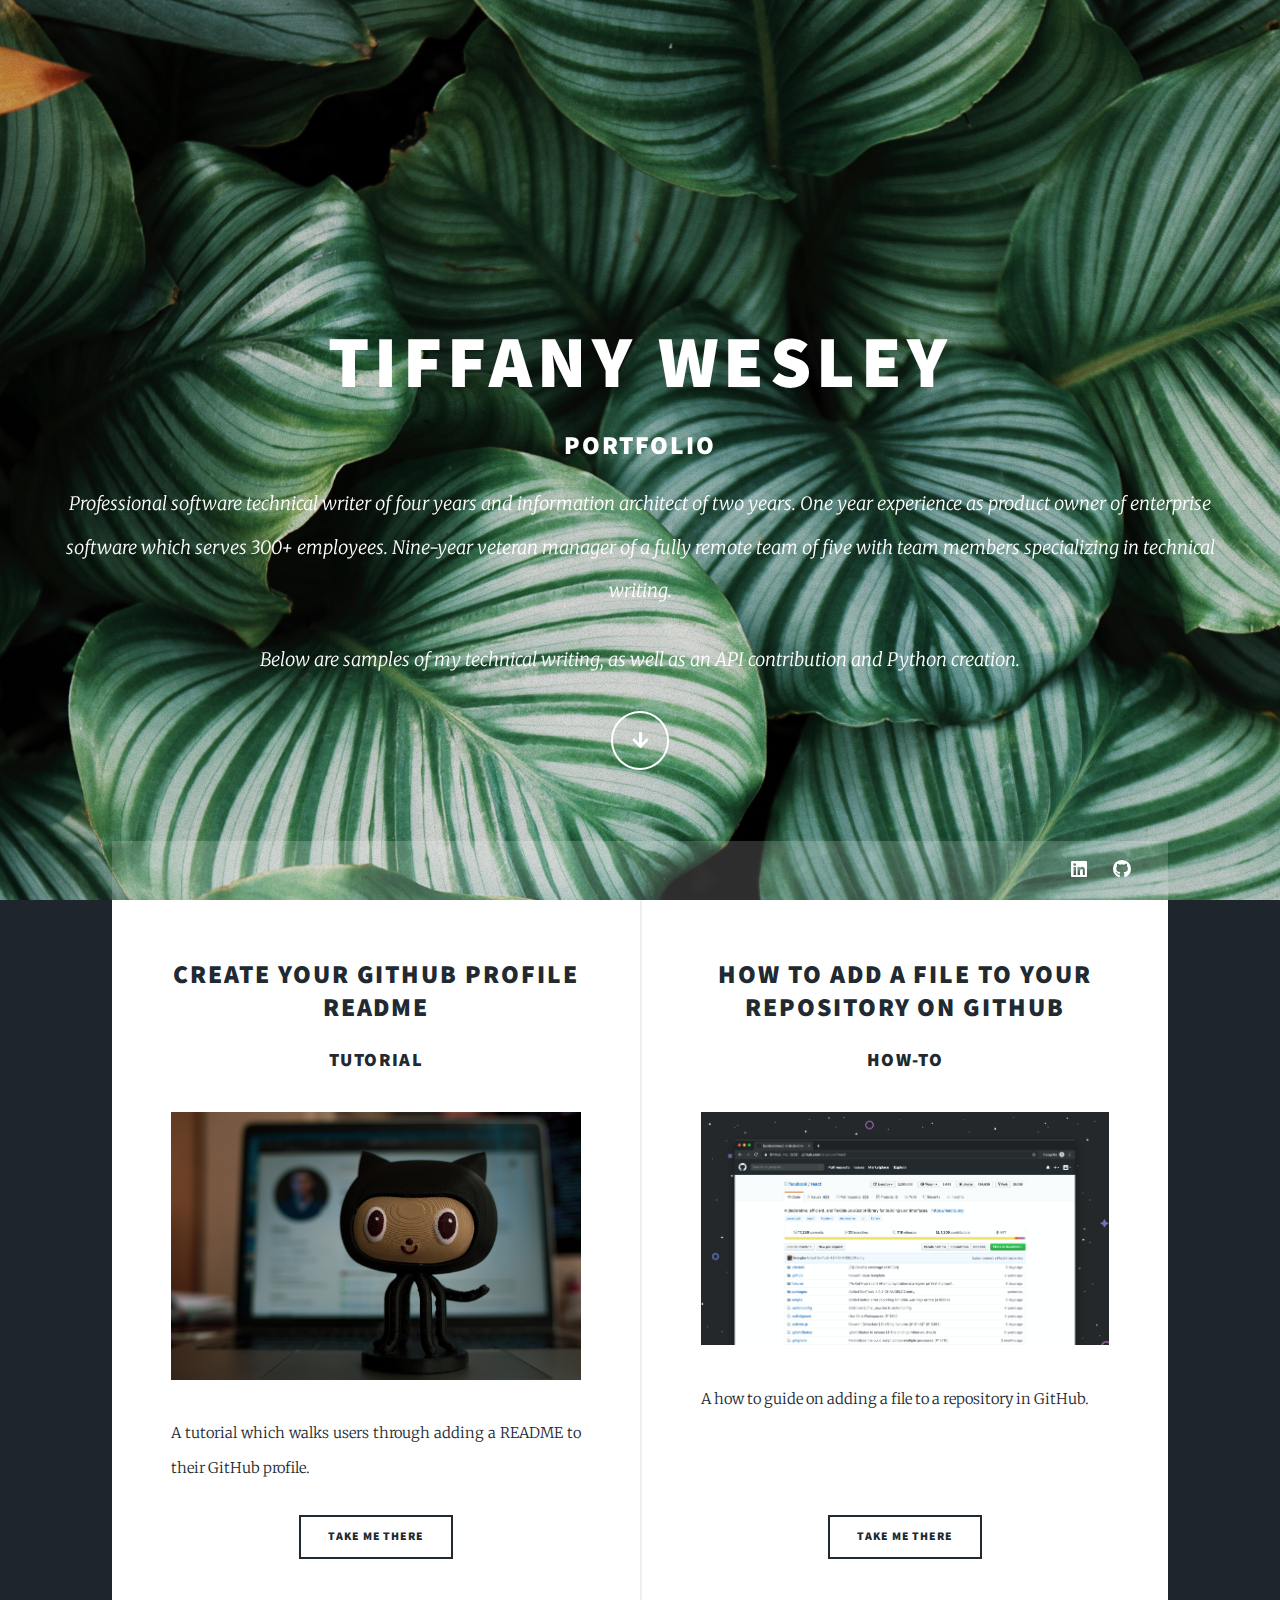
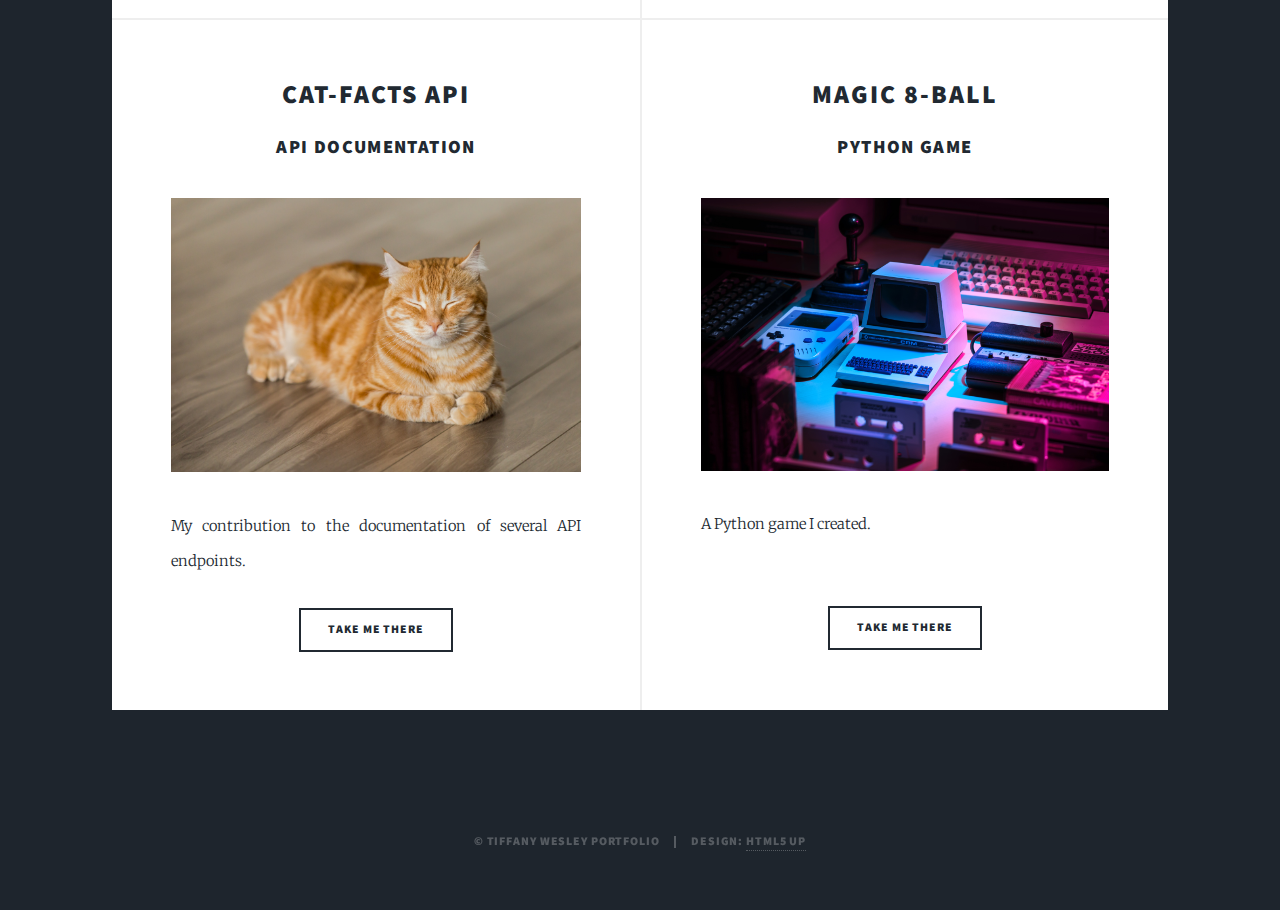
<file: index.html>
<!DOCTYPE HTML>
<!--
	Massively by HTML5 UP
	html5up.net | @ajlkn
	Free for personal and commercial use under the CCA 3.0 license (html5up.net/license)
-->
<html>
	<head>
		<title>Tiffany Wesley's Portfolio</title>
		<meta charset="utf-8" />
		<meta name="viewport" content="width=device-width, initial-scale=1, user-scalable=no" />
		<link rel="stylesheet" href="assets/css/main.css" />
		<noscript><link rel="stylesheet" href="assets/css/noscript.css" /></noscript>
	</head>
	<body class="is-preload">

		<!-- Wrapper -->
			<div id="wrapper" class="fade-in">
				<!-- Intro -->
					<div id="intro">
						<h1>Tiffany Wesley</h1>
						<h2>Portfolio</h2>
						<p>Professional software technical writer of four years and information architect of two years. One year experience as product owner of enterprise software which serves 300+ employees. Nine-year veteran manager of a fully remote team of five with team members specializing in technical writing.</p>
						<p>Below are samples of my technical writing, as well as an API contribution and Python creation.</p>
						<ul class="actions">
							<li><a href="#headere" class="button icon solid solo fa-arrow-down scrolly">Continue</a></li>
						</ul>
					</div>

				<!-- Header 
					<header id="header">
						<a href="examples.html" class="logo">Go to writing samples</a> 
					</header> -->

				<!-- Nav -->
					<nav id="nav">
						<ul class="links">
							<!-- <li class="active"><a href="index.html">Home</a></li>
							<li><a href="examples.html">Writing Samples</a></li>
							<li><a href="elements.html">Elements</a></li> -->
						</ul> 
						<ul class="icons">
							<li><a href="https://linkedin.com/in/tiffanymwesley" class="icon brands fa-linkedin"><span class="label">LinkedIn</span></a></li>
							<li><a href="https://github.com/TMWesley" class="icon brands fa-github"><span class="label">GitHub</span></a></li>
						</ul>
					</nav>

				<!-- Main -->
					<div id="main">

						<!-- Featured Post 
							<article class="post featured">
								<header class="major">
									<h2><a href="#">Table of contents</a></h2>
									<p>
										Below are links to writing samples which showcase my technical writing abilities, as well as an API contribution and sample code creation.
									</p>
								</header>
								<a href="#" class="image main"><img src="images/pic01.jpg" alt="TOC image" /></a>
								<ul class="actions special">
									<li><a href="#" class="button large">Go back to top</a></li>
								</ul>
							</article> -->

						<!-- Posts -->
							<section class="posts">
								<article>
									<header>
										<h2><a href="example1.html#Tutorial">Create your GitHub profile README</a></h2>
										<h3>Tutorial</h3>
									</header>
									<a href="example1.html" class="image fit"><img src="images/pic02.jpg" alt="GitHub mascot and profile" /></a>
									<p>A tutorial which walks users through adding a README to their GitHub profile.</p>
									<ul class="actions special">
										<li><a href="example1.html#Tutorial"  class="button">Take me there</a></li>
									</ul>
								</article>
								<article>
									<header>
										<h2><a href="example2.html#How-to">How to add a file to your repository on GitHub</a></h2>
										<h3>How-to</h3>
									</header>
									<a href="#" class="image fit"><img src="images/pic03.jpg" alt="GitHub repository" /></a>
									<p>A how to guide on adding a file to a repository in GitHub.</p>
								</br>
								</br>
									<ul class="actions special">
										<li><a href="example2.html#How-to" class="button">Take me there</a></li>
									</ul>
								</article>
								<article>
									<header>
										<h2><a href="https://github.com/alexwohlbruck/cat-facts/pull/157">cat-facts API</a></h2>
										<h3>API Documentation</h3>
									</header>
									<a href="https://github.com/alexwohlbruck/cat-facts/pull/15/files7" class="image fit"><img src="images/pic04.jpg" alt="Curious cat" /></a>
									<p>My contribution to the documentation of several API endpoints.</p>

									<ul class="actions special">
										<li><a href="https://github.com/alexwohlbruck/cat-facts/pull/157/files" class="button">Take me there</a></li>
									</ul>
								</article>
								<article>
									<header>
										<h2><a href="https://github.com/TMWesley/magic-8-ball/blob/master/Magic%208-ball">Magic 8-ball</a></h2>
										<h3>Python game</h3>
									</header>
									<a href="https://github.com/TMWesley/magic-8-ball/blob/master/Magic%208-ball" class="image fit"><img src="images/pic05.jpg" alt="8-ball" /></a>
									<p>A Python game I created.</p>
									</br>
									<ul class="actions special">
										<li><a href="https://github.com/TMWesley/magic-8-ball/blob/master/Magic%208-ball" class="button">Take me there</a></li>
									</ul>
								</article>
							</section>
						</div>

					</br></p>
			</section>

	</div>
				<!-- Copyright -->
					<div id="copyright">
						<ul><li>&copy; Tiffany Wesley Portfolio</li><li>Design: <a href="https://html5up.net">HTML5 UP</a></li></ul>
					</div>

			</div>

		<!-- Scripts -->
			<script src="assets/js/jquery.min.js"></script>
			<script src="assets/js/jquery.scrollex.min.js"></script>
			<script src="assets/js/jquery.scrolly.min.js"></script>
			<script src="assets/js/browser.min.js"></script>
			<script src="assets/js/breakpoints.min.js"></script>
			<script src="assets/js/util.js"></script>
			<script src="assets/js/main.js"></script>

	</body>
</html>
</file>
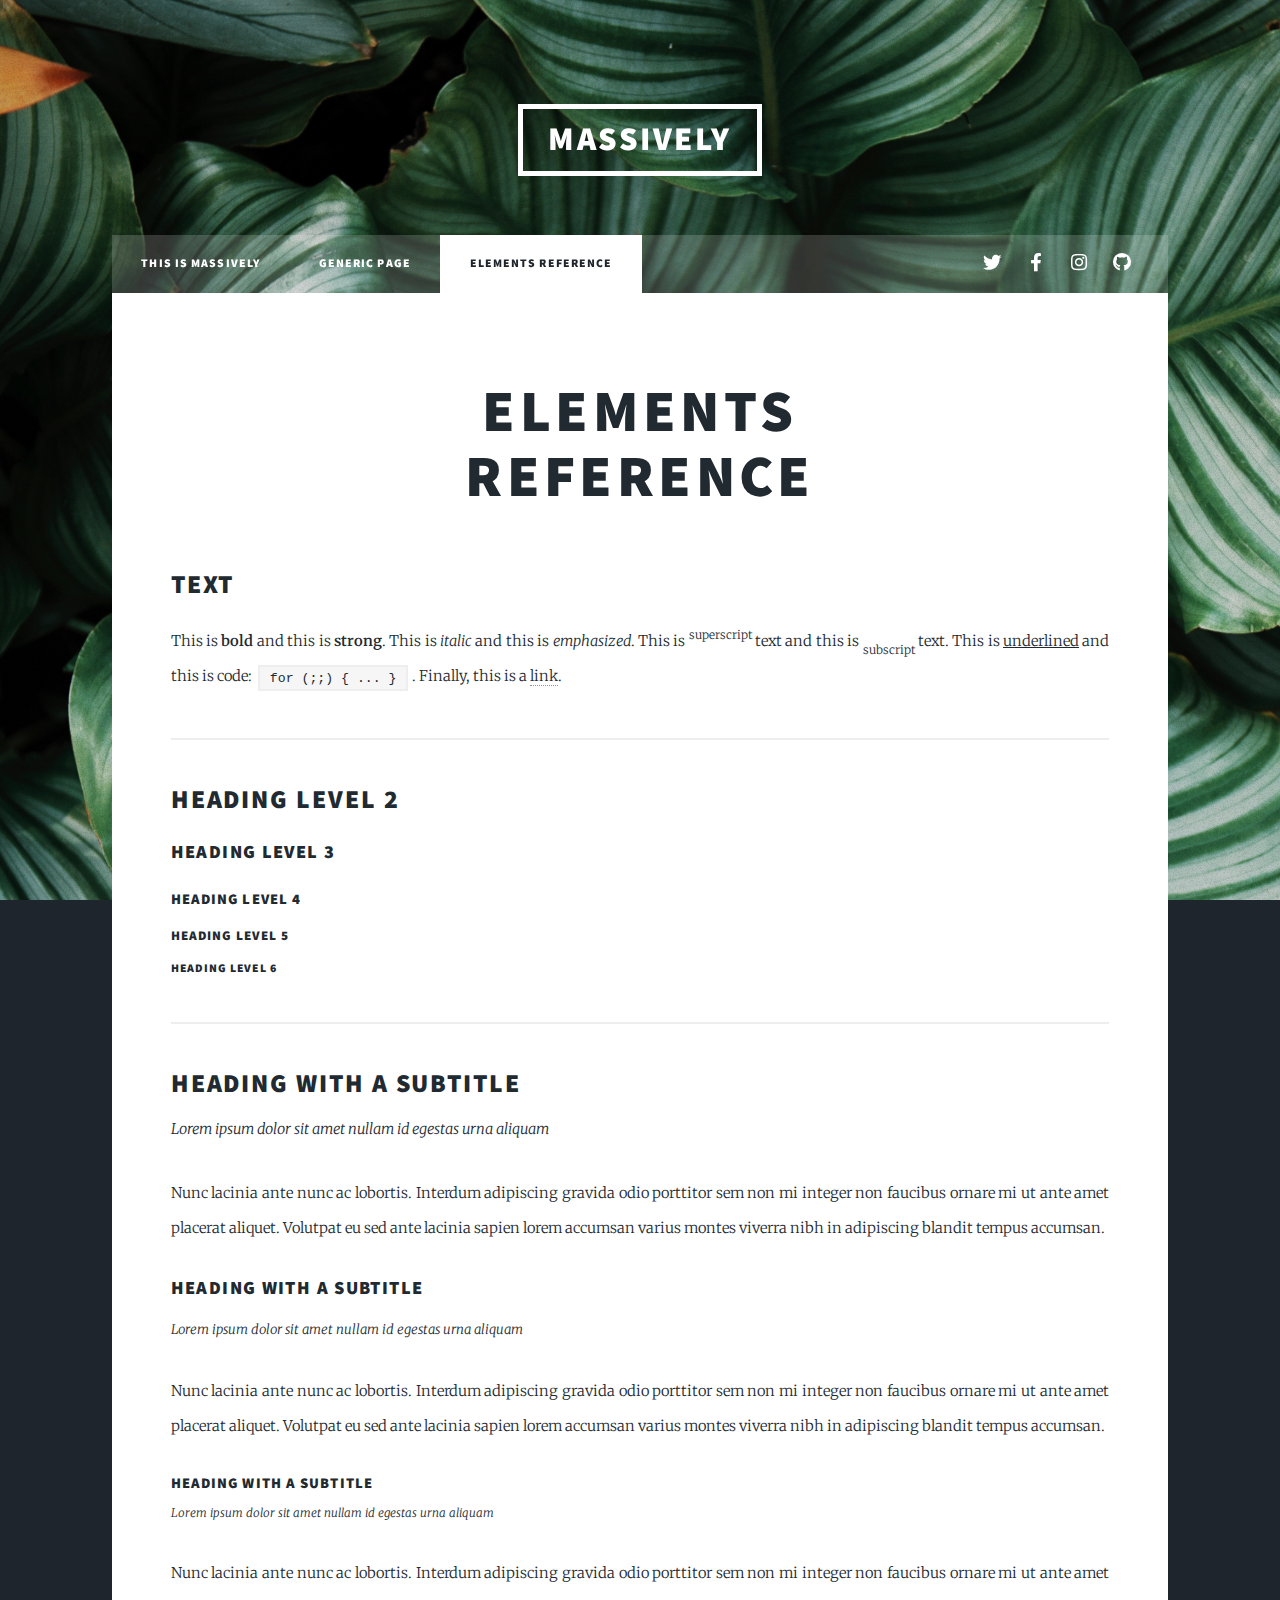
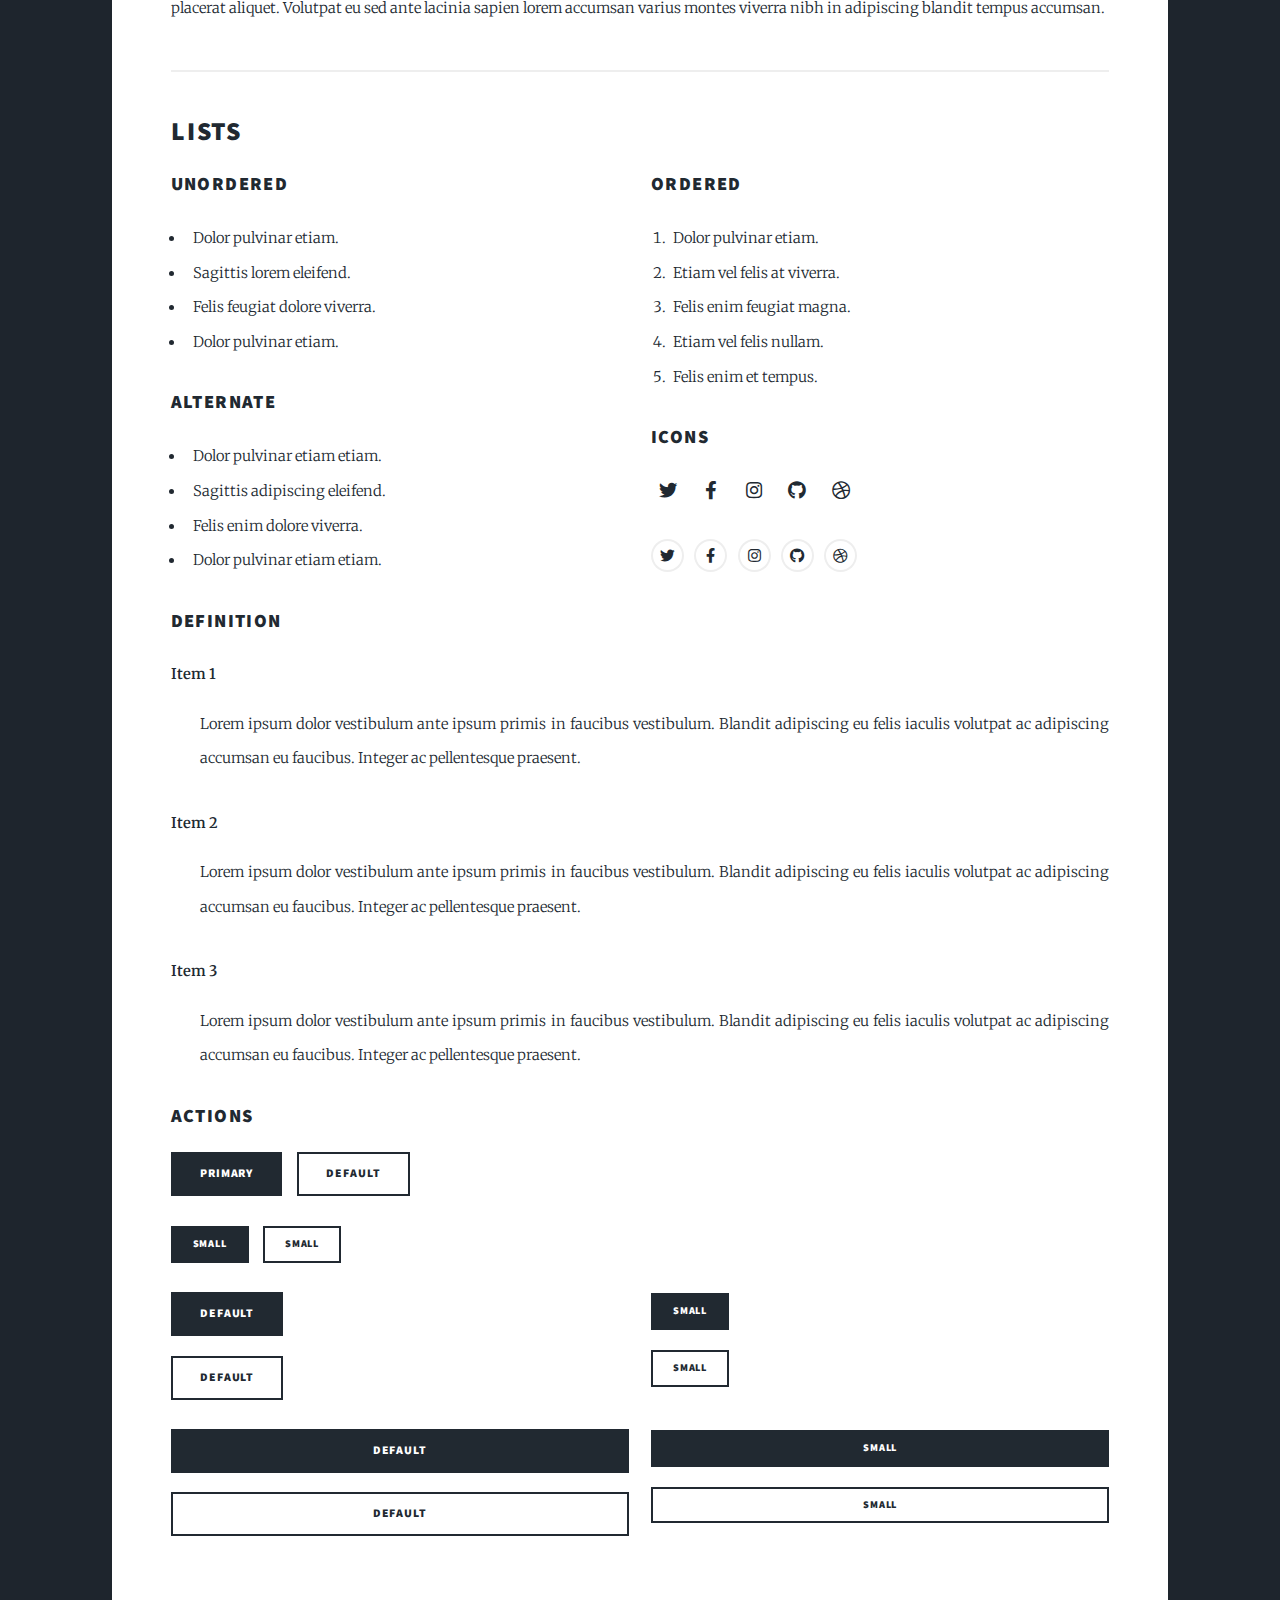
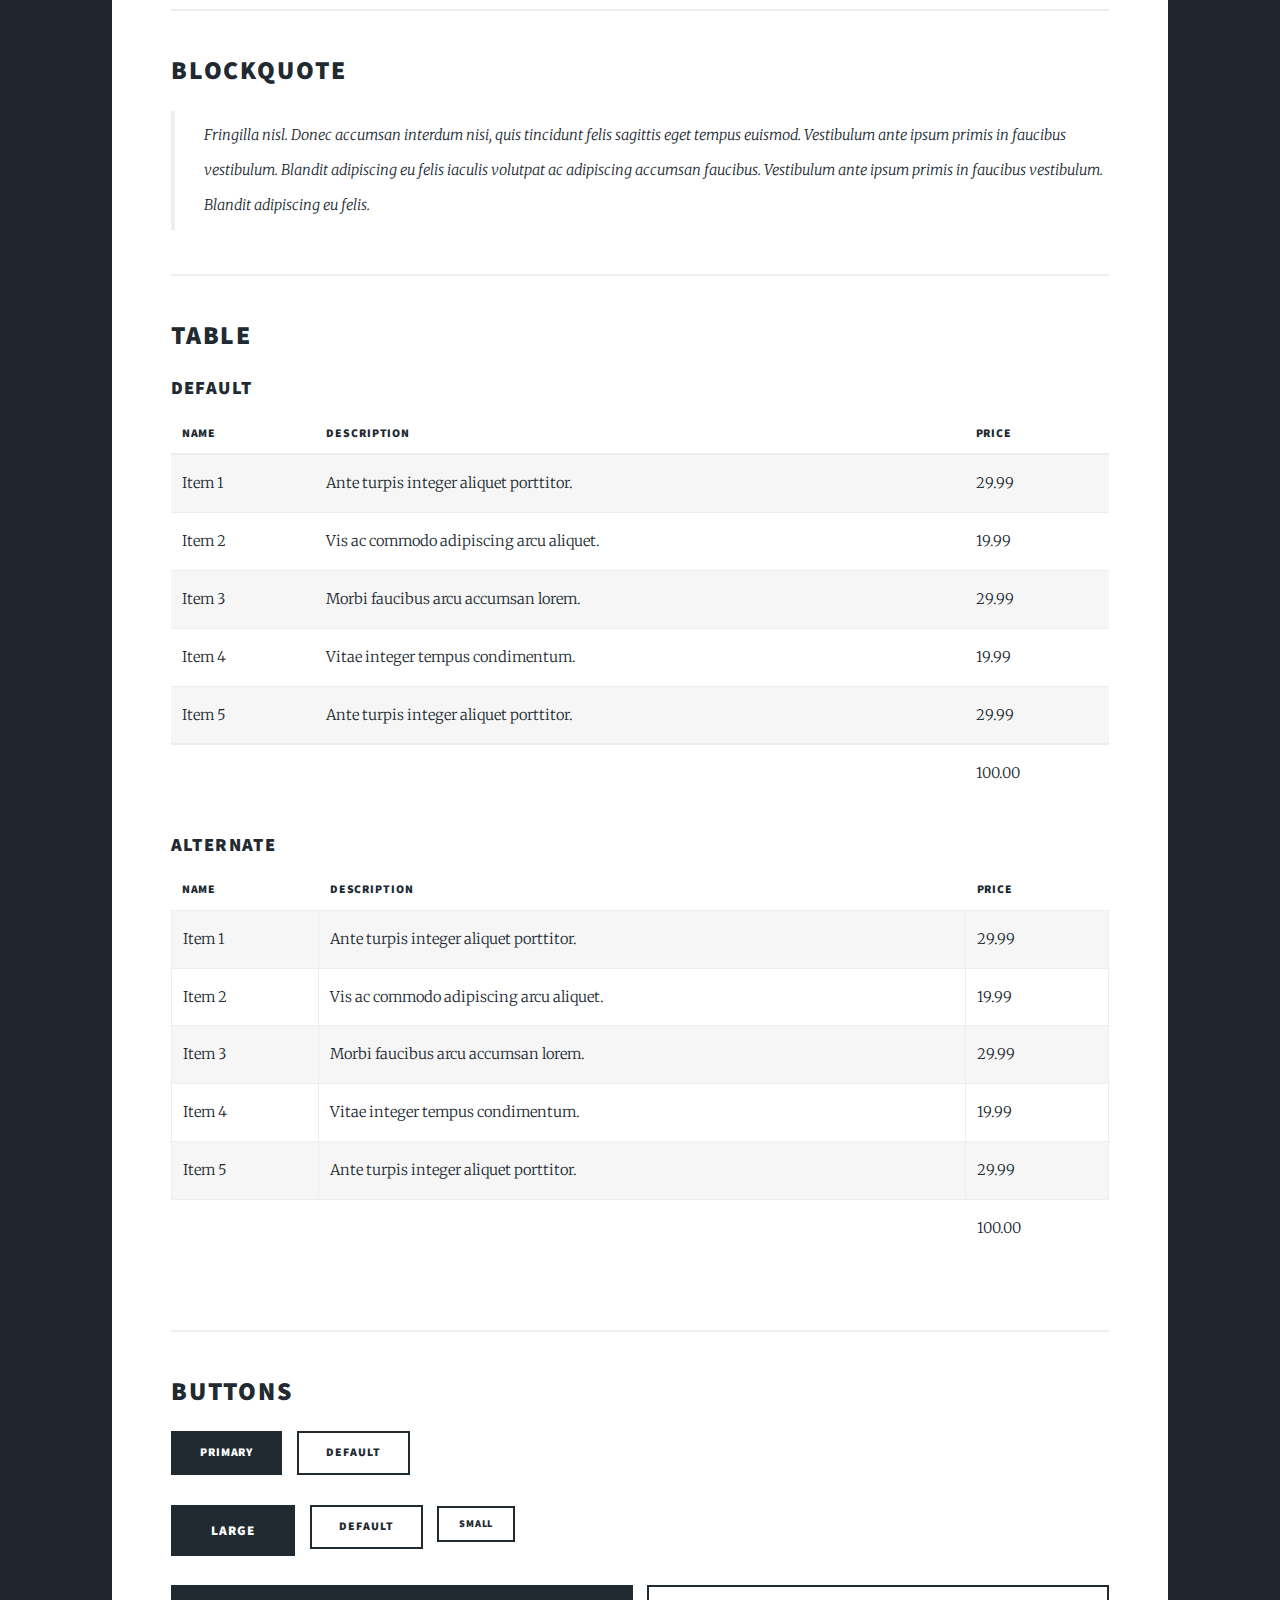
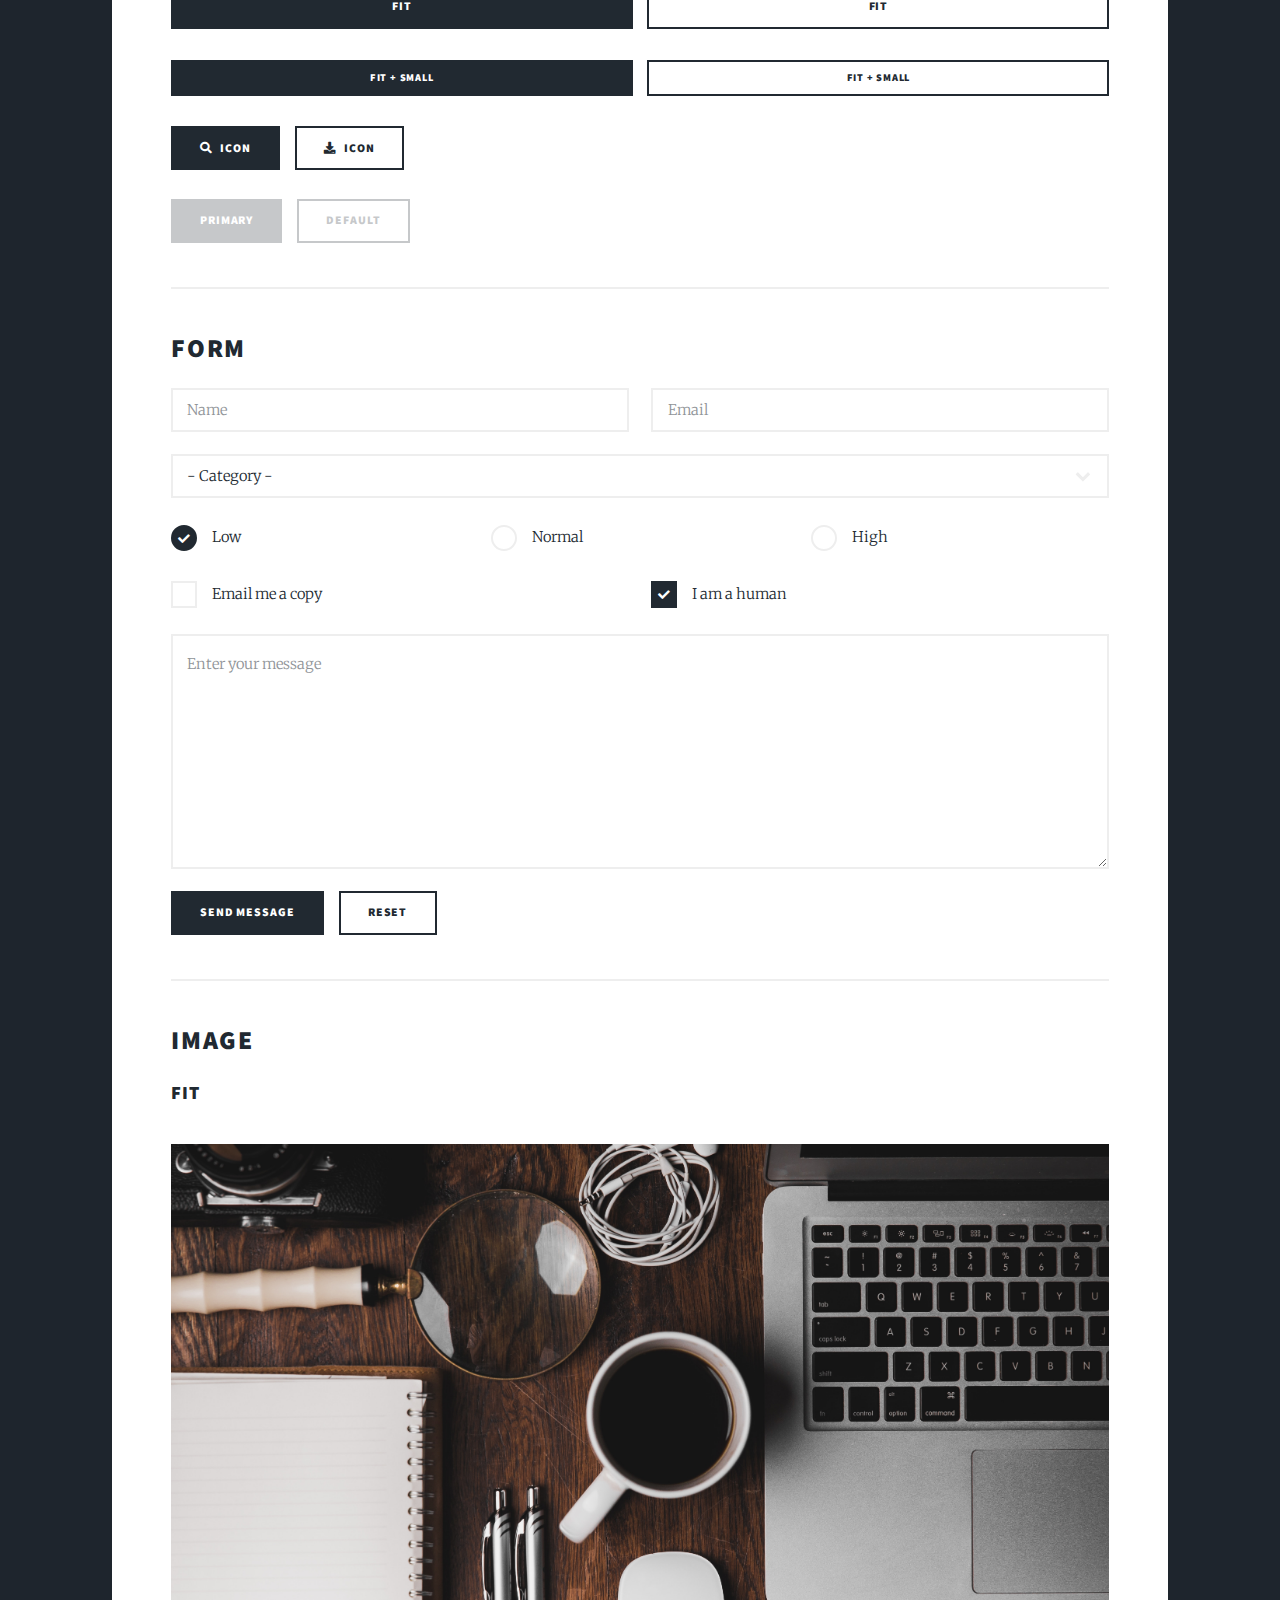
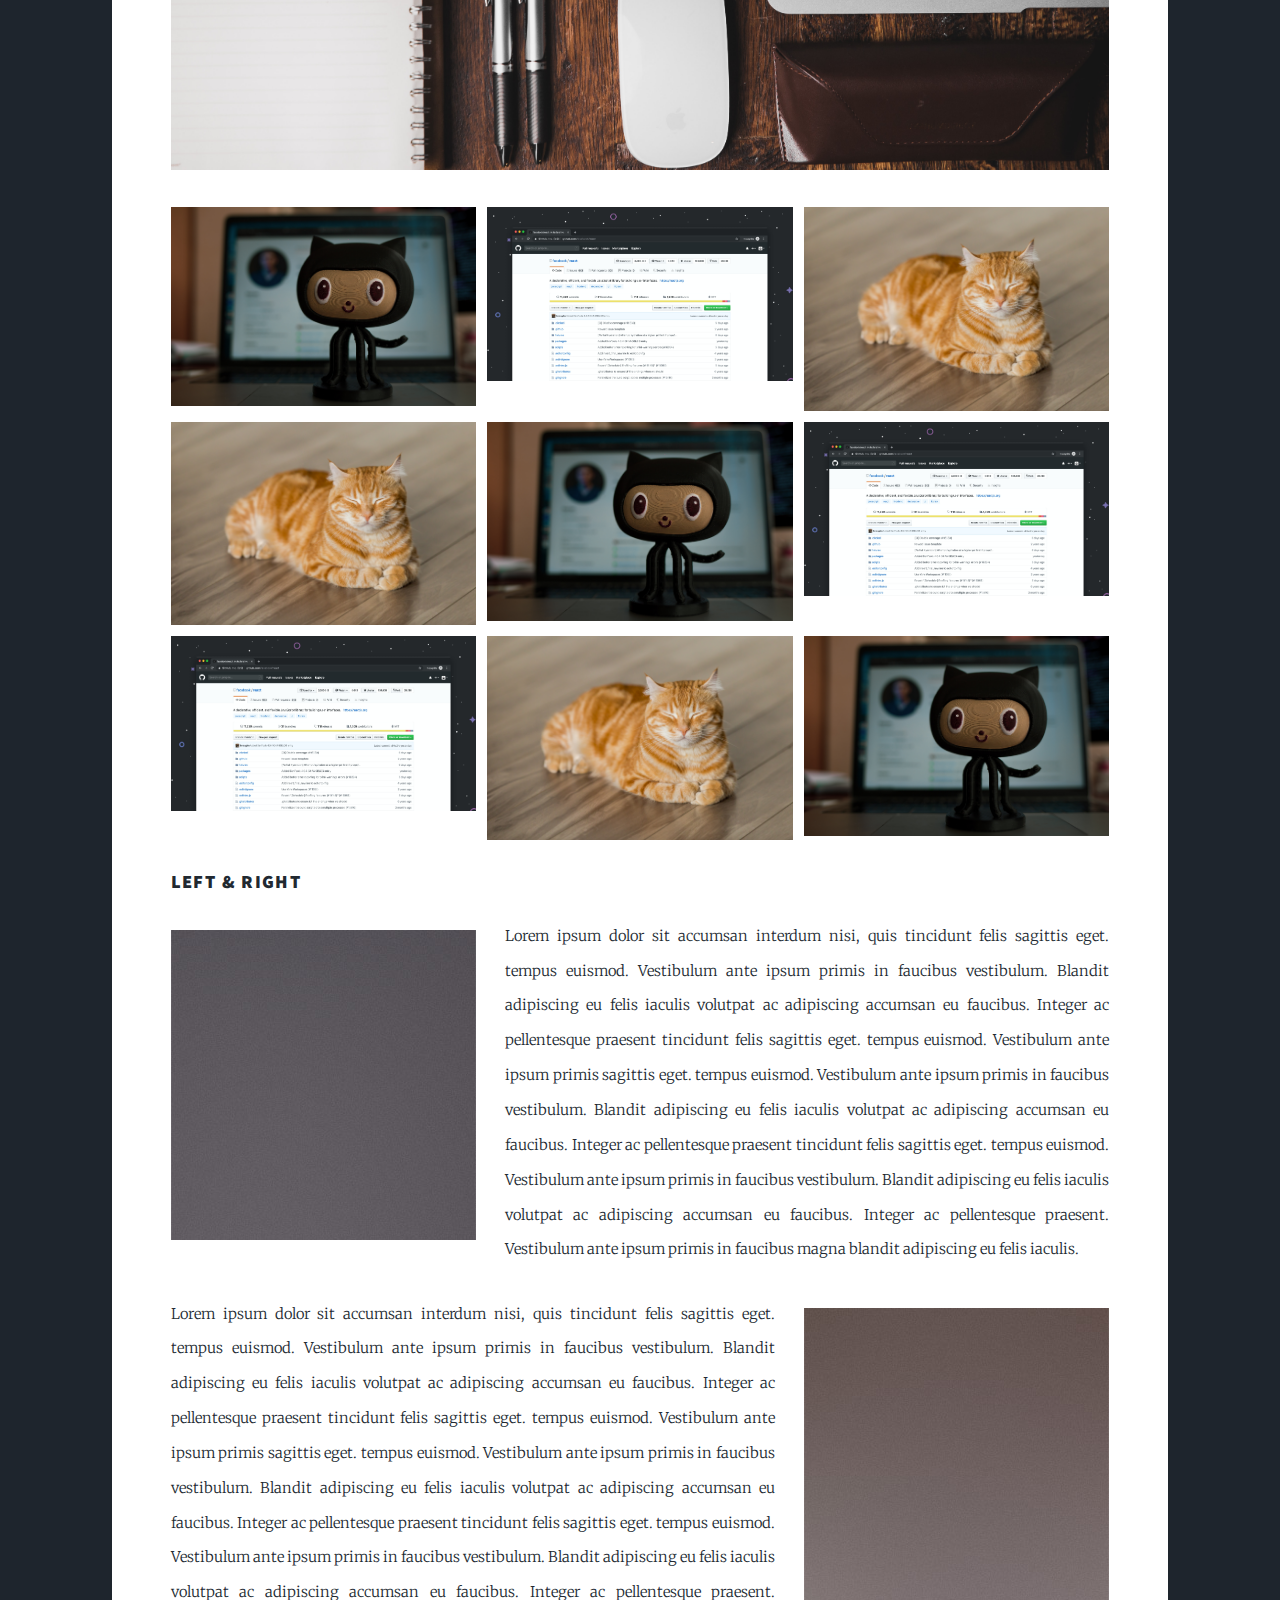
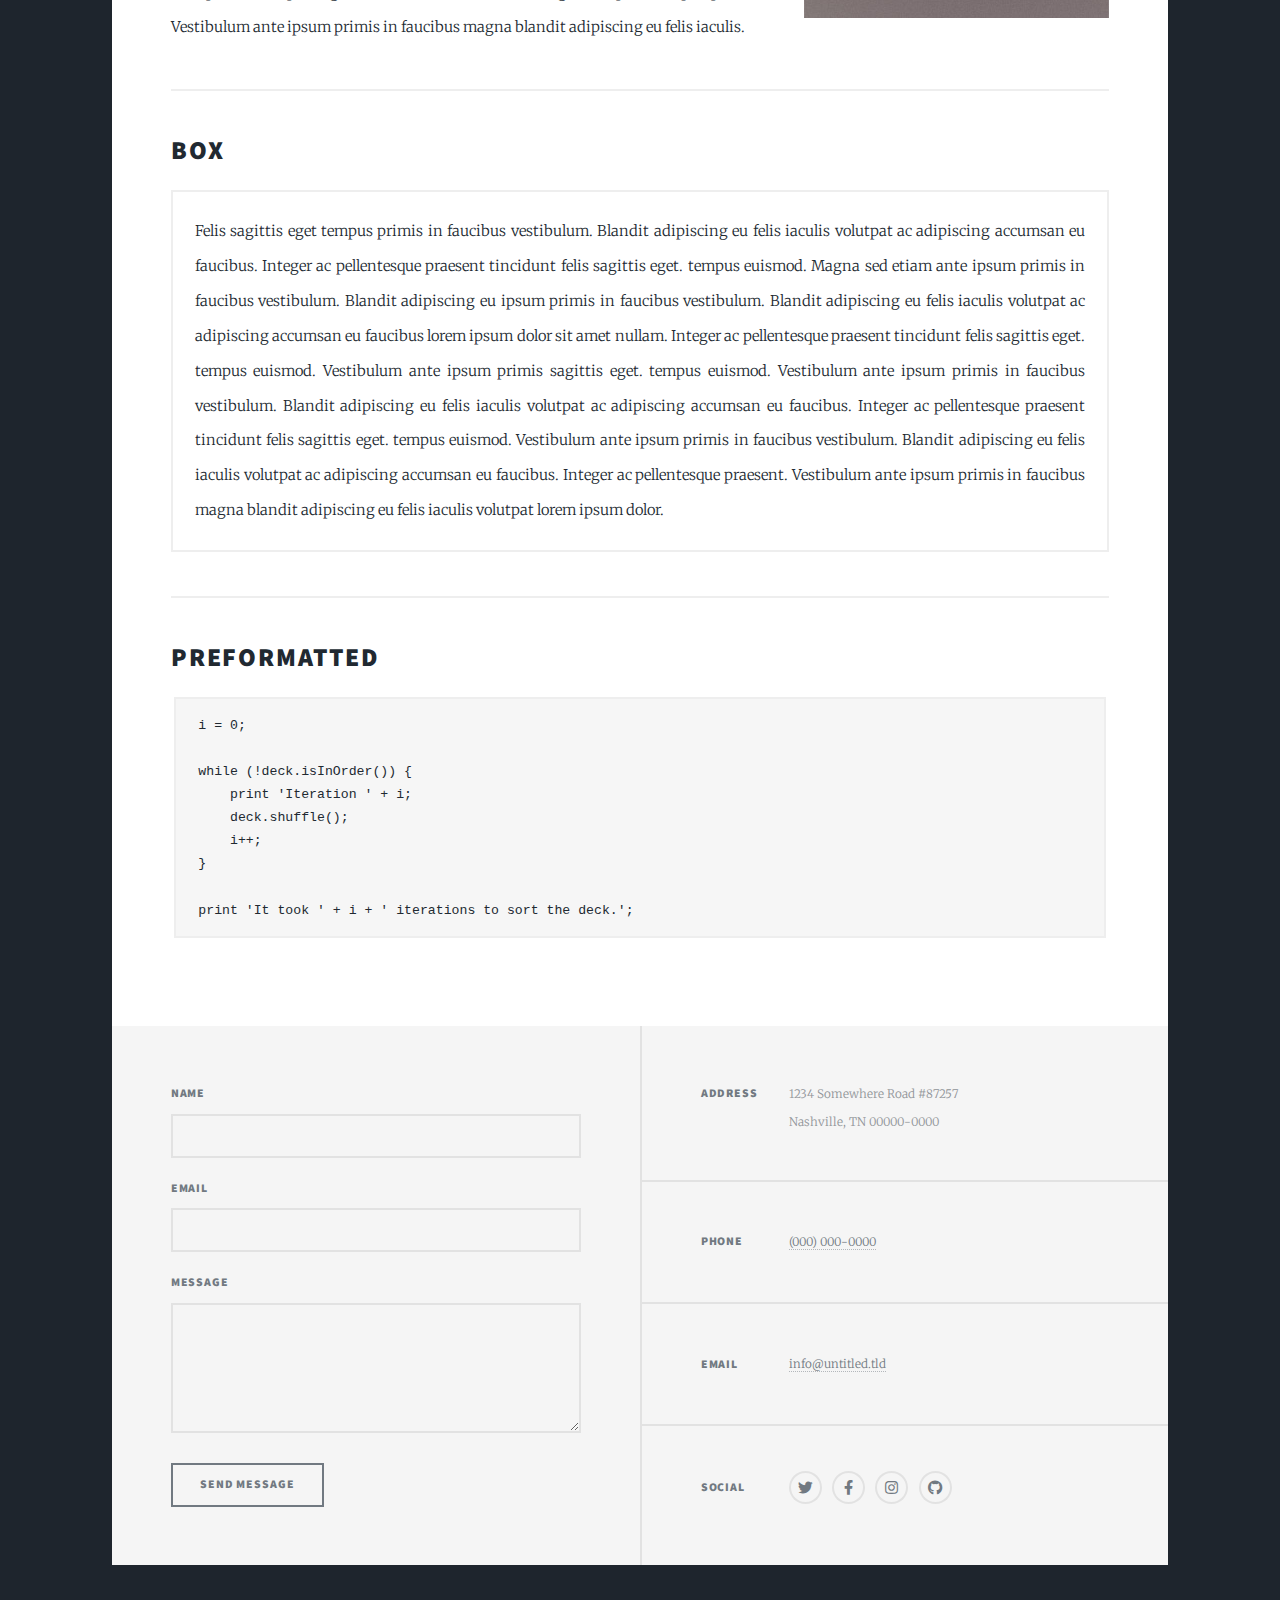
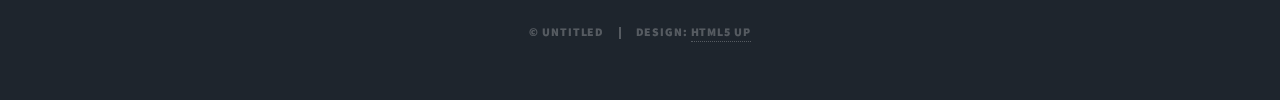
<file: elements.html>
<!DOCTYPE HTML>
<!--
	Massively by HTML5 UP
	html5up.net | @ajlkn
	Free for personal and commercial use under the CCA 3.0 license (html5up.net/license)
-->
<html>
	<head>
		<title>Elements Reference - Massively by HTML5 UP</title>
		<meta charset="utf-8" />
		<meta name="viewport" content="width=device-width, initial-scale=1, user-scalable=no" />
		<link rel="stylesheet" href="assets/css/main.css" />
		<noscript><link rel="stylesheet" href="assets/css/noscript.css" /></noscript>
	</head>
	<body class="is-preload">

		<!-- Wrapper -->
			<div id="wrapper">

				<!-- Header -->
					<header id="header">
						<a href="index.html" class="logo">Massively</a>
					</header>

				<!-- Nav -->
					<nav id="nav">
						<ul class="links">
							<li><a href="index.html">This is Massively</a></li>
							<li><a href="generic.html">Generic Page</a></li>
							<li class="active"><a href="elements.html">Elements Reference</a></li>
						</ul>
						<ul class="icons">
							<li><a href="#" class="icon brands fa-twitter"><span class="label">Twitter</span></a></li>
							<li><a href="#" class="icon brands fa-facebook-f"><span class="label">Facebook</span></a></li>
							<li><a href="#" class="icon brands fa-instagram"><span class="label">Instagram</span></a></li>
							<li><a href="#" class="icon brands fa-github"><span class="label">GitHub</span></a></li>
						</ul>
					</nav>

				<!-- Main -->
					<div id="main">

						<!-- Post -->
							<section class="post">
								<header class="major">
									<h1>Elements<br />
									Reference</h1>
								</header>

								<!-- Text stuff -->
									<h2>Text</h2>
									<p>This is <b>bold</b> and this is <strong>strong</strong>. This is <i>italic</i> and this is <em>emphasized</em>.
									This is <sup>superscript</sup> text and this is <sub>subscript</sub> text.
									This is <u>underlined</u> and this is code: <code>for (;;) { ... }</code>.
									Finally, this is a <a href="#">link</a>.</p>
									<hr />
									<h2>Heading Level 2</h2>
									<h3>Heading Level 3</h3>
									<h4>Heading Level 4</h4>
									<h5>Heading Level 5</h5>
									<h6>Heading Level 6</h6>
									<hr />
									<header>
										<h2>Heading with a Subtitle</h2>
										<p>Lorem ipsum dolor sit amet nullam id egestas urna aliquam</p>
									</header>
									<p>Nunc lacinia ante nunc ac lobortis. Interdum adipiscing gravida odio porttitor sem non mi integer non faucibus ornare mi ut ante amet placerat aliquet. Volutpat eu sed ante lacinia sapien lorem accumsan varius montes viverra nibh in adipiscing blandit tempus accumsan.</p>
									<header>
										<h3>Heading with a Subtitle</h3>
										<p>Lorem ipsum dolor sit amet nullam id egestas urna aliquam</p>
									</header>
									<p>Nunc lacinia ante nunc ac lobortis. Interdum adipiscing gravida odio porttitor sem non mi integer non faucibus ornare mi ut ante amet placerat aliquet. Volutpat eu sed ante lacinia sapien lorem accumsan varius montes viverra nibh in adipiscing blandit tempus accumsan.</p>
									<header>
										<h4>Heading with a Subtitle</h4>
										<p>Lorem ipsum dolor sit amet nullam id egestas urna aliquam</p>
									</header>
									<p>Nunc lacinia ante nunc ac lobortis. Interdum adipiscing gravida odio porttitor sem non mi integer non faucibus ornare mi ut ante amet placerat aliquet. Volutpat eu sed ante lacinia sapien lorem accumsan varius montes viverra nibh in adipiscing blandit tempus accumsan.</p>

									<hr />

								<!-- Lists -->
									<h2>Lists</h2>
									<div class="row">
										<div class="col-6 col-12-small">

											<h3>Unordered</h3>
											<ul>
												<li>Dolor pulvinar etiam.</li>
												<li>Sagittis lorem eleifend.</li>
												<li>Felis feugiat dolore viverra.</li>
												<li>Dolor pulvinar etiam.</li>
											</ul>

											<h3>Alternate</h3>
											<ul class="alt">
												<li>Dolor pulvinar etiam etiam.</li>
												<li>Sagittis adipiscing eleifend.</li>
												<li>Felis enim dolore viverra.</li>
												<li>Dolor pulvinar etiam etiam.</li>
											</ul>

										</div>
										<div class="col-6 col-12-small">

											<h3>Ordered</h3>
											<ol>
												<li>Dolor pulvinar etiam.</li>
												<li>Etiam vel felis at viverra.</li>
												<li>Felis enim feugiat magna.</li>
												<li>Etiam vel felis nullam.</li>
												<li>Felis enim et tempus.</li>
											</ol>

											<h3>Icons</h3>
											<ul class="icons">
												<li><a href="#" class="icon brands fa-twitter"><span class="label">Twitter</span></a></li>
												<li><a href="#" class="icon brands fa-facebook-f"><span class="label">Facebook</span></a></li>
												<li><a href="#" class="icon brands fa-instagram"><span class="label">Instagram</span></a></li>
												<li><a href="#" class="icon brands fa-github"><span class="label">Github</span></a></li>
												<li><a href="#" class="icon brands fa-dribbble"><span class="label">Dribbble</span></a></li>
											</ul>
											<ul class="icons alt">
												<li><a href="#" class="icon brands alt fa-twitter"><span class="label">Twitter</span></a></li>
												<li><a href="#" class="icon brands alt fa-facebook-f"><span class="label">Facebook</span></a></li>
												<li><a href="#" class="icon brands alt fa-instagram"><span class="label">Instagram</span></a></li>
												<li><a href="#" class="icon brands alt fa-github"><span class="label">Github</span></a></li>
												<li><a href="#" class="icon brands alt fa-dribbble"><span class="label">Dribbble</span></a></li>
											</ul>

										</div>
									</div>
									<h3>Definition</h3>
									<dl>
										<dt>Item 1</dt>
										<dd>
											<p>Lorem ipsum dolor vestibulum ante ipsum primis in faucibus vestibulum. Blandit adipiscing eu felis iaculis volutpat ac adipiscing accumsan eu faucibus. Integer ac pellentesque praesent.</p>
										</dd>
										<dt>Item 2</dt>
										<dd>
											<p>Lorem ipsum dolor vestibulum ante ipsum primis in faucibus vestibulum. Blandit adipiscing eu felis iaculis volutpat ac adipiscing accumsan eu faucibus. Integer ac pellentesque praesent.</p>
										</dd>
										<dt>Item 3</dt>
										<dd>
											<p>Lorem ipsum dolor vestibulum ante ipsum primis in faucibus vestibulum. Blandit adipiscing eu felis iaculis volutpat ac adipiscing accumsan eu faucibus. Integer ac pellentesque praesent.</p>
										</dd>
									</dl>

									<h3>Actions</h3>
									<ul class="actions">
										<li><a href="#" class="button primary">Primary</a></li>
										<li><a href="#" class="button">Default</a></li>
									</ul>
									<ul class="actions small">
										<li><a href="#" class="button primary small">Small</a></li>
										<li><a href="#" class="button small">Small</a></li>
									</ul>
									<div class="row">
										<div class="col-6 col-12-small">
											<ul class="actions stacked">
												<li><a href="#" class="button primary">Default</a></li>
												<li><a href="#" class="button">Default</a></li>
											</ul>
										</div>
										<div class="col-6 col-12-small">
											<ul class="actions stacked">
												<li><a href="#" class="button primary small">Small</a></li>
												<li><a href="#" class="button small">Small</a></li>
											</ul>
										</div>
									</div>
									<div class="row">
										<div class="col-6 col-12-small">
											<ul class="actions stacked">
												<li><a href="#" class="button primary fit">Default</a></li>
												<li><a href="#" class="button fit">Default</a></li>
											</ul>
										</div>
										<div class="col-6 col-12-small">
											<ul class="actions stacked">
												<li><a href="#" class="button primary small fit">Small</a></li>
												<li><a href="#" class="button small fit">Small</a></li>
											</ul>
										</div>
									</div>

									<hr />

								<!-- Blockquote -->
									<h2>Blockquote</h2>
									<blockquote>Fringilla nisl. Donec accumsan interdum nisi, quis tincidunt felis sagittis eget tempus euismod. Vestibulum ante ipsum primis in faucibus vestibulum. Blandit adipiscing eu felis iaculis volutpat ac adipiscing accumsan faucibus. Vestibulum ante ipsum primis in faucibus vestibulum. Blandit adipiscing eu felis.</blockquote>

									<hr />

								<!-- Table -->
									<h2>Table</h2>

									<h3>Default</h3>
									<div class="table-wrapper">
										<table>
											<thead>
												<tr>
													<th>Name</th>
													<th>Description</th>
													<th>Price</th>
												</tr>
											</thead>
											<tbody>
												<tr>
													<td>Item 1</td>
													<td>Ante turpis integer aliquet porttitor.</td>
													<td>29.99</td>
												</tr>
												<tr>
													<td>Item 2</td>
													<td>Vis ac commodo adipiscing arcu aliquet.</td>
													<td>19.99</td>
												</tr>
												<tr>
													<td>Item 3</td>
													<td> Morbi faucibus arcu accumsan lorem.</td>
													<td>29.99</td>
												</tr>
												<tr>
													<td>Item 4</td>
													<td>Vitae integer tempus condimentum.</td>
													<td>19.99</td>
												</tr>
												<tr>
													<td>Item 5</td>
													<td>Ante turpis integer aliquet porttitor.</td>
													<td>29.99</td>
												</tr>
											</tbody>
											<tfoot>
												<tr>
													<td colspan="2"></td>
													<td>100.00</td>
												</tr>
											</tfoot>
										</table>
									</div>

									<h3>Alternate</h3>
									<div class="table-wrapper">
										<table class="alt">
											<thead>
												<tr>
													<th>Name</th>
													<th>Description</th>
													<th>Price</th>
												</tr>
											</thead>
											<tbody>
												<tr>
													<td>Item 1</td>
													<td>Ante turpis integer aliquet porttitor.</td>
													<td>29.99</td>
												</tr>
												<tr>
													<td>Item 2</td>
													<td>Vis ac commodo adipiscing arcu aliquet.</td>
													<td>19.99</td>
												</tr>
												<tr>
													<td>Item 3</td>
													<td> Morbi faucibus arcu accumsan lorem.</td>
													<td>29.99</td>
												</tr>
												<tr>
													<td>Item 4</td>
													<td>Vitae integer tempus condimentum.</td>
													<td>19.99</td>
												</tr>
												<tr>
													<td>Item 5</td>
													<td>Ante turpis integer aliquet porttitor.</td>
													<td>29.99</td>
												</tr>
											</tbody>
											<tfoot>
												<tr>
													<td colspan="2"></td>
													<td>100.00</td>
												</tr>
											</tfoot>
										</table>
									</div>

									<hr />

								<!-- Buttons -->
									<h2>Buttons</h2>
									<ul class="actions">
										<li><a href="#" class="button primary">Primary</a></li>
										<li><a href="#" class="button">Default</a></li>
									</ul>
									<ul class="actions">
										<li><a href="#" class="button primary large">Large</a></li>
										<li><a href="#" class="button">Default</a></li>
										<li><a href="#" class="button small">Small</a></li>
									</ul>
									<ul class="actions fit">
										<li><a href="#" class="button primary fit">Fit</a></li>
										<li><a href="#" class="button fit">Fit</a></li>
									</ul>
									<ul class="actions fit small">
										<li><a href="#" class="button primary fit small">Fit + Small</a></li>
										<li><a href="#" class="button fit small">Fit + Small</a></li>
									</ul>
									<ul class="actions">
										<li><a href="#" class="button primary icon solid fa-search">Icon</a></li>
										<li><a href="#" class="button icon solid fa-download">Icon</a></li>
									</ul>
									<ul class="actions">
										<li><span class="button primary disabled">Primary</span></li>
										<li><span class="button disabled">Default</span></li>
									</ul>

									<hr />

								<!-- Form -->
									<h2>Form</h2>

									<form method="post" action="#">
										<div class="row gtr-uniform">
											<div class="col-6 col-12-xsmall">
												<input type="text" name="demo-name" id="demo-name" value="" placeholder="Name" />
											</div>
											<div class="col-6 col-12-xsmall">
												<input type="email" name="demo-email" id="demo-email" value="" placeholder="Email" />
											</div>
											<!-- Break -->
											<div class="col-12">
												<select name="demo-category" id="demo-category">
													<option value="">- Category -</option>
													<option value="1">Manufacturing</option>
													<option value="1">Shipping</option>
													<option value="1">Administration</option>
													<option value="1">Human Resources</option>
												</select>
											</div>
											<!-- Break -->
											<div class="col-4 col-12-small">
												<input type="radio" id="demo-priority-low" name="demo-priority" checked>
												<label for="demo-priority-low">Low</label>
											</div>
											<div class="col-4 col-12-small">
												<input type="radio" id="demo-priority-normal" name="demo-priority">
												<label for="demo-priority-normal">Normal</label>
											</div>
											<div class="col-4 col-12-small">
												<input type="radio" id="demo-priority-high" name="demo-priority">
												<label for="demo-priority-high">High</label>
											</div>
											<!-- Break -->
											<div class="col-6 col-12-small">
												<input type="checkbox" id="demo-copy" name="demo-copy">
												<label for="demo-copy">Email me a copy</label>
											</div>
											<div class="col-6 col-12-small">
												<input type="checkbox" id="demo-human" name="demo-human" checked>
												<label for="demo-human">I am a human</label>
											</div>
											<!-- Break -->
											<div class="col-12">
												<textarea name="demo-message" id="demo-message" placeholder="Enter your message" rows="6"></textarea>
											</div>
											<!-- Break -->
											<div class="col-12">
												<ul class="actions">
													<li><input type="submit" value="Send Message" class="primary" /></li>
													<li><input type="reset" value="Reset" /></li>
												</ul>
											</div>
										</div>
									</form>

									<hr />

								<!-- Image -->
									<h2>Image</h2>

									<h3>Fit</h3>
									<span class="image fit"><img src="images/pic01.jpg" alt="" /></span>
									<div class="box alt">
										<div class="row gtr-50 gtr-uniform">
											<div class="col-4"><span class="image fit"><img src="images/pic02.jpg" alt="" /></span></div>
											<div class="col-4"><span class="image fit"><img src="images/pic03.jpg" alt="" /></span></div>
											<div class="col-4"><span class="image fit"><img src="images/pic04.jpg" alt="" /></span></div>
											<!-- Break -->
											<div class="col-4"><span class="image fit"><img src="images/pic04.jpg" alt="" /></span></div>
											<div class="col-4"><span class="image fit"><img src="images/pic02.jpg" alt="" /></span></div>
											<div class="col-4"><span class="image fit"><img src="images/pic03.jpg" alt="" /></span></div>
											<!-- Break -->
											<div class="col-4"><span class="image fit"><img src="images/pic03.jpg" alt="" /></span></div>
											<div class="col-4"><span class="image fit"><img src="images/pic04.jpg" alt="" /></span></div>
											<div class="col-4"><span class="image fit"><img src="images/pic02.jpg" alt="" /></span></div>
										</div>
									</div>

									<h3>Left &amp; Right</h3>
									<p><span class="image left"><img src="images/pic08.jpg" alt="" /></span>Lorem ipsum dolor sit accumsan interdum nisi, quis tincidunt felis sagittis eget. tempus euismod. Vestibulum ante ipsum primis in faucibus vestibulum. Blandit adipiscing eu felis iaculis volutpat ac adipiscing accumsan eu faucibus. Integer ac pellentesque praesent tincidunt felis sagittis eget. tempus euismod. Vestibulum ante ipsum primis sagittis eget. tempus euismod. Vestibulum ante ipsum primis in faucibus vestibulum. Blandit adipiscing eu felis iaculis volutpat ac adipiscing accumsan eu faucibus. Integer ac pellentesque praesent tincidunt felis sagittis eget. tempus euismod. Vestibulum ante ipsum primis in faucibus vestibulum. Blandit adipiscing eu felis iaculis volutpat ac adipiscing accumsan eu faucibus. Integer ac pellentesque praesent. Vestibulum ante ipsum primis in faucibus magna blandit adipiscing eu felis iaculis.</p>
									<p><span class="image right"><img src="images/pic09.jpg" alt="" /></span>Lorem ipsum dolor sit accumsan interdum nisi, quis tincidunt felis sagittis eget. tempus euismod. Vestibulum ante ipsum primis in faucibus vestibulum. Blandit adipiscing eu felis iaculis volutpat ac adipiscing accumsan eu faucibus. Integer ac pellentesque praesent tincidunt felis sagittis eget. tempus euismod. Vestibulum ante ipsum primis sagittis eget. tempus euismod. Vestibulum ante ipsum primis in faucibus vestibulum. Blandit adipiscing eu felis iaculis volutpat ac adipiscing accumsan eu faucibus. Integer ac pellentesque praesent tincidunt felis sagittis eget. tempus euismod. Vestibulum ante ipsum primis in faucibus vestibulum. Blandit adipiscing eu felis iaculis volutpat ac adipiscing accumsan eu faucibus. Integer ac pellentesque praesent. Vestibulum ante ipsum primis in faucibus magna blandit adipiscing eu felis iaculis.</p>

									<hr />

								<!-- Box -->
									<h2>Box</h2>
									<div class="box">
										<p>Felis sagittis eget tempus primis in faucibus vestibulum. Blandit adipiscing eu felis iaculis volutpat ac adipiscing accumsan eu faucibus. Integer ac pellentesque praesent tincidunt felis sagittis eget. tempus euismod. Magna sed etiam ante ipsum primis in faucibus vestibulum. Blandit adipiscing eu ipsum primis in faucibus vestibulum. Blandit adipiscing eu felis iaculis volutpat ac adipiscing accumsan eu faucibus lorem ipsum dolor sit amet nullam. Integer ac pellentesque praesent tincidunt felis sagittis eget. tempus euismod. Vestibulum ante ipsum primis sagittis eget. tempus euismod. Vestibulum ante ipsum primis in faucibus vestibulum. Blandit adipiscing eu felis iaculis volutpat ac adipiscing accumsan eu faucibus. Integer ac pellentesque praesent tincidunt felis sagittis eget. tempus euismod. Vestibulum ante ipsum primis in faucibus vestibulum. Blandit adipiscing eu felis iaculis volutpat ac adipiscing accumsan eu faucibus. Integer ac pellentesque praesent. Vestibulum ante ipsum primis in faucibus magna blandit adipiscing eu felis iaculis volutpat lorem ipsum dolor.</p>
									</div>

									<hr />

								<!-- Preformatted Code -->
									<h2>Preformatted</h2>
									<pre><code>i = 0;

while (!deck.isInOrder()) {
    print 'Iteration ' + i;
    deck.shuffle();
    i++;
}

print 'It took ' + i + ' iterations to sort the deck.';
</code></pre>

							</section>

					</div>

				<!-- Footer -->
					<footer id="footer">
						<section>
							<form method="post" action="#">
								<div class="fields">
									<div class="field">
										<label for="name">Name</label>
										<input type="text" name="name" id="name" />
									</div>
									<div class="field">
										<label for="email">Email</label>
										<input type="text" name="email" id="email" />
									</div>
									<div class="field">
										<label for="message">Message</label>
										<textarea name="message" id="message" rows="3"></textarea>
									</div>
								</div>
								<ul class="actions">
									<li><input type="submit" value="Send Message" /></li>
								</ul>
							</form>
						</section>
						<section class="split contact">
							<section class="alt">
								<h3>Address</h3>
								<p>1234 Somewhere Road #87257<br />
								Nashville, TN 00000-0000</p>
							</section>
							<section>
								<h3>Phone</h3>
								<p><a href="#">(000) 000-0000</a></p>
							</section>
							<section>
								<h3>Email</h3>
								<p><a href="#">info@untitled.tld</a></p>
							</section>
							<section>
								<h3>Social</h3>
								<ul class="icons alt">
									<li><a href="#" class="icon brands alt fa-twitter"><span class="label">Twitter</span></a></li>
									<li><a href="#" class="icon brands alt fa-facebook-f"><span class="label">Facebook</span></a></li>
									<li><a href="#" class="icon brands alt fa-instagram"><span class="label">Instagram</span></a></li>
									<li><a href="#" class="icon brands alt fa-github"><span class="label">GitHub</span></a></li>
								</ul>
							</section>
						</section>
					</footer>

				<!-- Copyright -->
					<div id="copyright">
						<ul><li>&copy; Untitled</li><li>Design: <a href="https://html5up.net">HTML5 UP</a></li></ul>
					</div>

			</div>

		<!-- Scripts -->
			<script src="assets/js/jquery.min.js"></script>
			<script src="assets/js/jquery.scrollex.min.js"></script>
			<script src="assets/js/jquery.scrolly.min.js"></script>
			<script src="assets/js/browser.min.js"></script>
			<script src="assets/js/breakpoints.min.js"></script>
			<script src="assets/js/util.js"></script>
			<script src="assets/js/main.js"></script>

	</body>
</html>
</file>
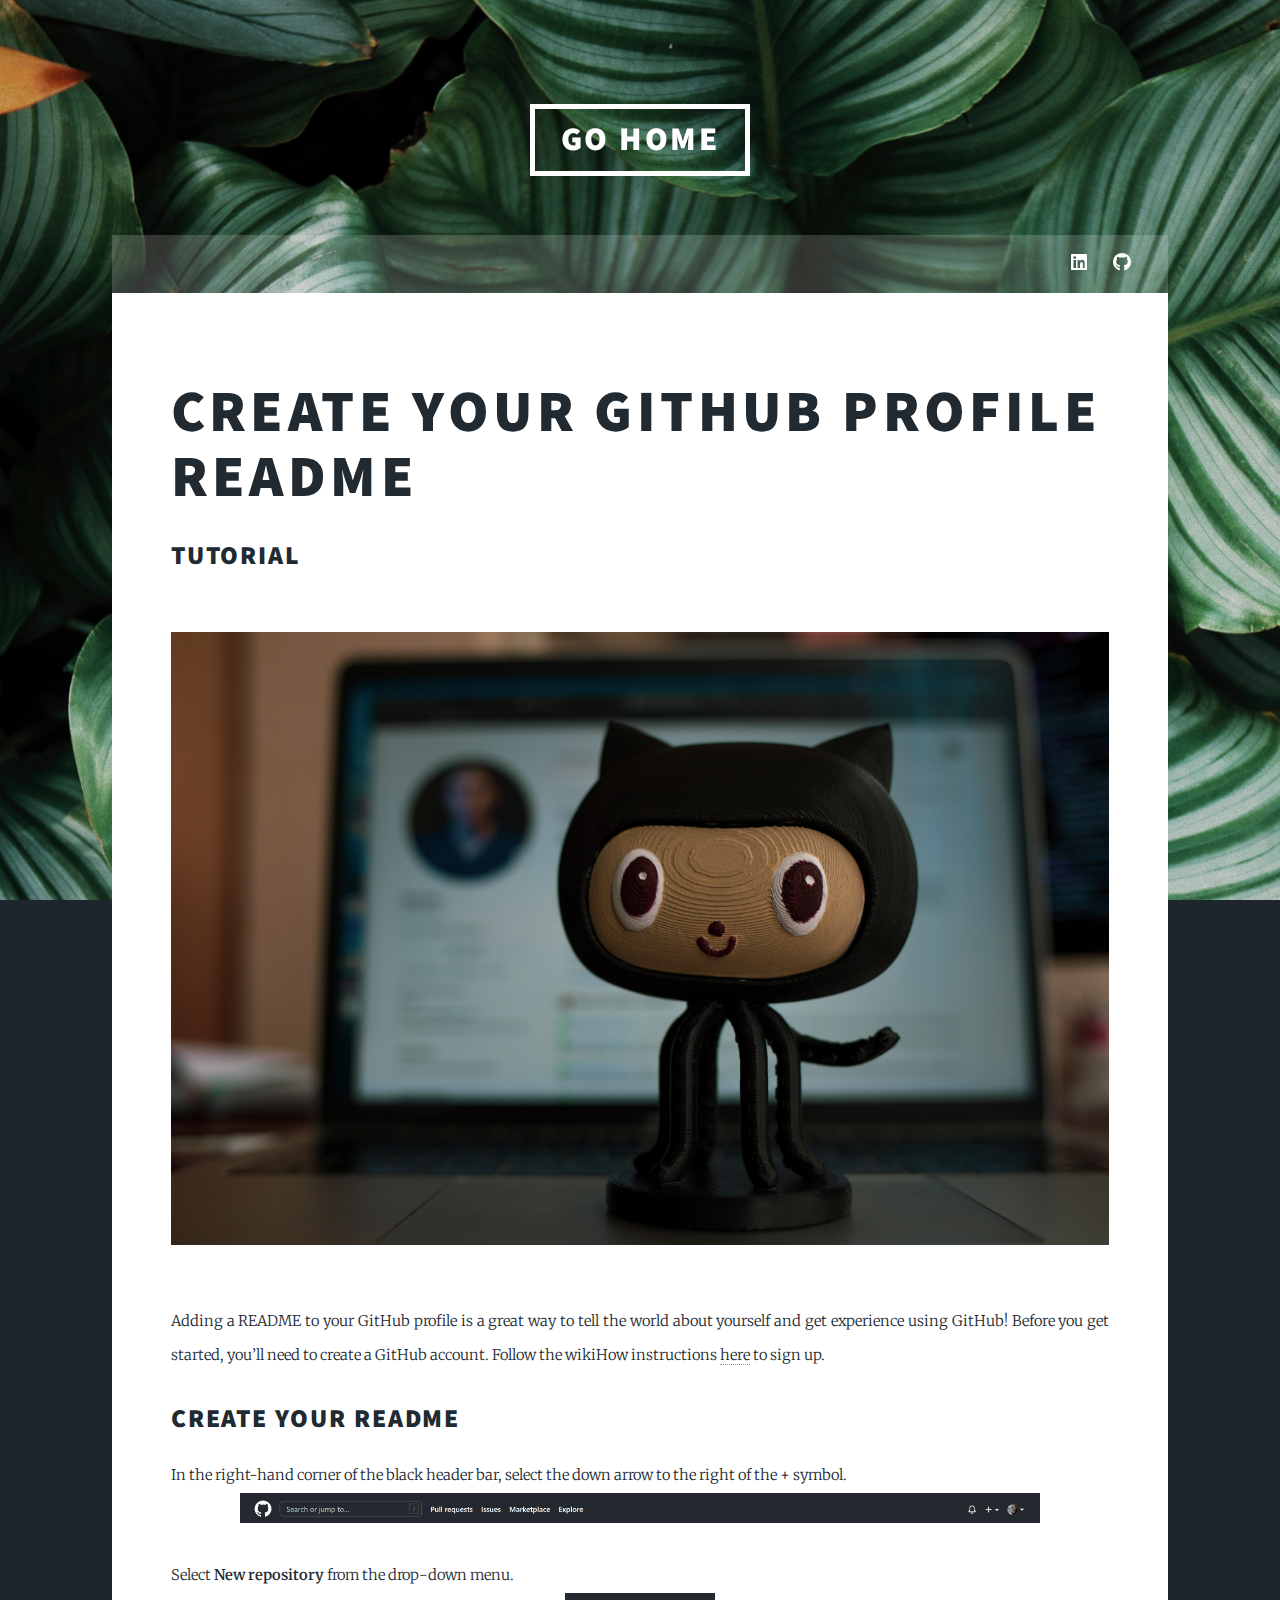
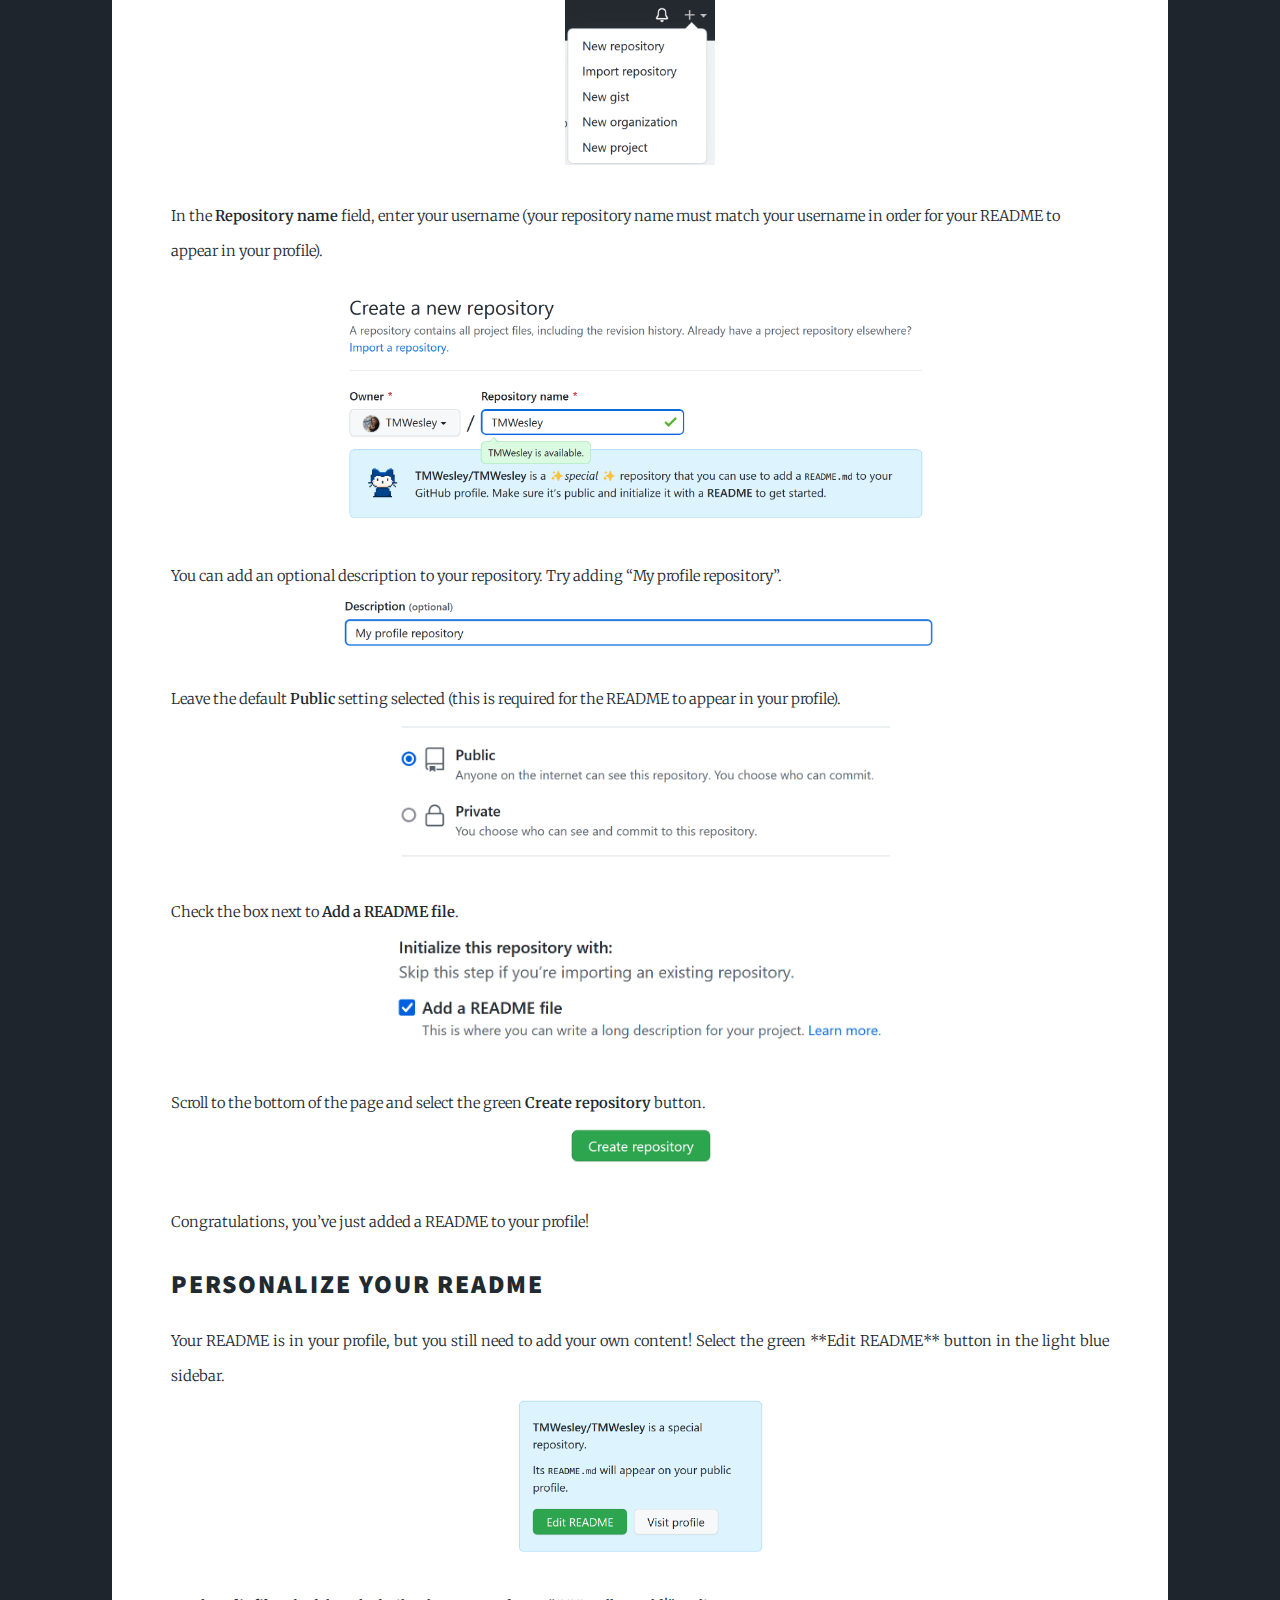
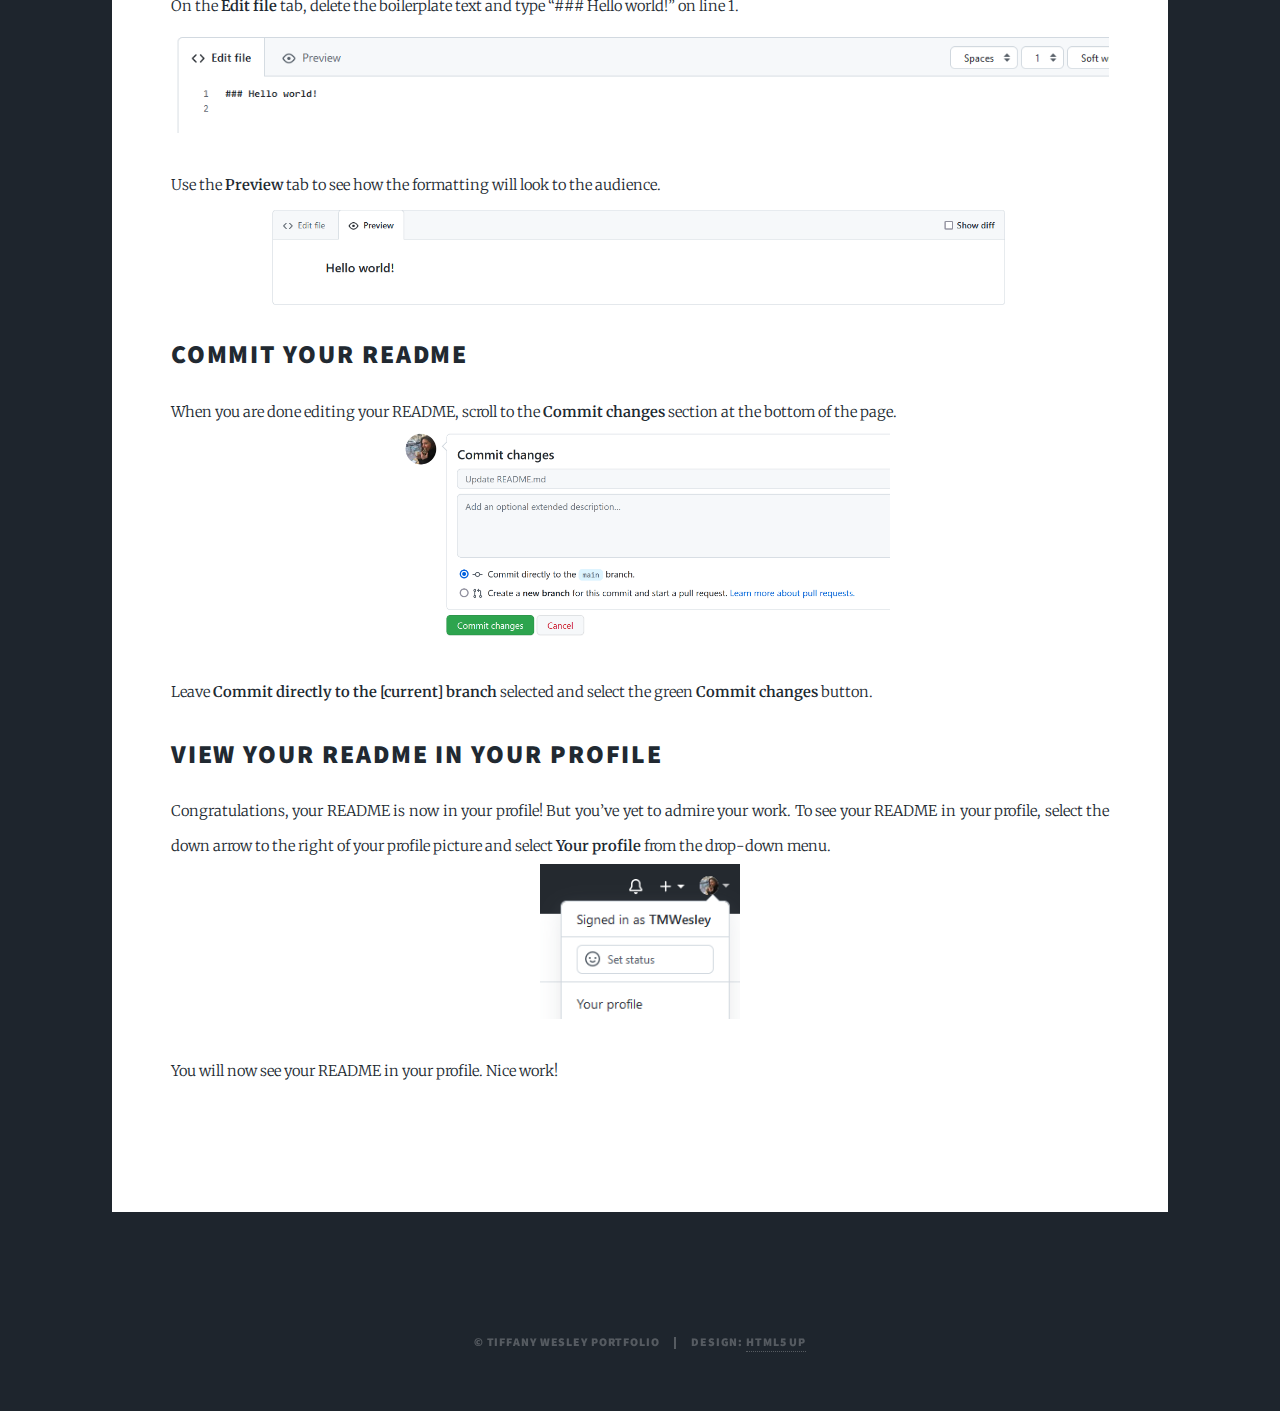
<file: example1.html>
<!DOCTYPE HTML>
<!--
	Massively by HTML5 UP
	html5up.net | @ajlkn
	Free for personal and commercial use under the CCA 3.0 license (html5up.net/license)
-->
<html>
	<head>
		<title>Portfolio pieces</title>
		<meta charset="utf-8" />
		<meta name="viewport" content="width=device-width, initial-scale=1, user-scalable=no" />
		<link rel="stylesheet" href="assets/css/main.css" />
		<noscript><link rel="stylesheet" href="assets/css/noscript.css" /></noscript>
	</head>
	<body class="is-preload">

		<!-- Wrapper -->
			<div id="wrapper">

				<!-- Header -->
					<header id="header">
						<a href="index.html" class="logo">Go home</a>
					</header>

				<!-- Nav -->
					<nav id="nav">
						<ul class="links">
							<!-- <li><a href="index.html">Home</a></li>
							<li class="active"><a href="examples.html">Portfolio pieces</a></li>
							<li><a href="elements.html">Elements Reference</a></li> -->
						</ul>
						<ul class="icons">
							<li><a href="https://linkedin.com/in/tiffanymwesley" class="icon brands fa-linkedin"><span class="label">LinkedIn</span></a></li>
							<li><a href="https://github.com/TMWesley" class="icon brands fa-github"><span class="label">GitHub</span></a></li>
						</ul>
					</nav>

				<!-- Main -->
					<div id="main">

						<!-- Post -->
							<section class="post">
								<!-- <header class="major"> -->
									
									<!-- <h1>Writing Samples</h1>
									<p>Below are my writing samples. To view my API documentation, go <a href="https://github.com/alexwohlbruck/cat-facts/pull/157">here</a>. To view my Python sample, go <a href="https://github.com/TMWesley/magic-8-ball/blob/master/Magic%208-ball">here</a>.</p> -->
								<!-- </header> -->
								<!-- <div class="image main"><img src="images/pic06.jpg" alt="writing sample image" /></div> -->

					
								<a id="Tutorial"></a>
								<h1>Create your GitHub profile README</h1>
								<h2>Tutorial</h2>
								<div class="image main"><img src="images/pic02.jpg" alt="GitHub Tutorial image" /></div>
								<p>Adding a README to your GitHub profile is a great way to tell the world about yourself and get experience using GitHub!

									Before you get started, you’ll need to create a GitHub account. Follow the wikiHow instructions <a href="https://www.wikihow.com/Create-an-Account-on-GitHub">here</a> to sign up. 
									
									<h2>Create your README</h2> 
									
									In the right-hand corner of the black header bar, select the down arrow to the right of the + symbol.
									
									<a class="image screenshot"><img src="images/sst1.png" alt="GitHub header bar" 
										width="800",
										height: auto/> 
									  </a>
									</br>
									 Select <b>New repository</b> from the drop-down menu.
									
									<a class="image screenshot"><img src="images/sst2.png" alt="GitHub + sign drop down menu" 
										width="150",
										height: auto/></a>
									</br>
									
									In the <b>Repository name</b> field, enter your username (your repository name must match your username in order for your README to appear in your profile).
									
									<a class="image screenshot"><img src="images/sst3.png" alt="GitHub create new repo page" 
										width="600",
										height: auto/></a>
									</br>
									
									You can add an optional description to your repository. Try adding “My profile repository”.
									
									<a class="image screenshot"><img src="images/sst4.png" alt="GitHub repository optional description" 
										width="600",
										height: auto/></a>
									</br>
									
									Leave the default <b>Public</b> setting selected (this is required for the README to appear in your profile). 
									
									<a class="image screenshot"><img src="images/sst5.png" alt="GitHub public setting" 
										width="500",
										height: auto/></a>
									</br>
									
									Check the box next to <b>Add a README file</b>. 
									
									<a class="image screenshot"><img src="images/sst6.png" alt="GitHub README checkbox" 
										width="500",
										height: auto/></a>
									</br>
									
									Scroll to the bottom of the page and select the green <b>Create repository</b> button. 
									
									<a class="image screenshot"><img src="images/sst7.png" alt="GitHub create repo button" 
										width="150",
										height: auto/></a>
									</br>
									
									Congratulations, you’ve just added a README to your profile!</p>
									
									<h2>Personalize your README</h2> 
									
									<p>Your README is in your profile, but you still need to add your own content!
									
									Select the green **Edit README** button in the light blue sidebar. 
									
									<a class="image screenshot"><img src="images/sst8.png" alt="GitHub edit README button" 
										width="250",
										height: auto/></a>
									</br>
									
									On the <b>Edit file</b> tab, delete the boilerplate text and type “### Hello world!” on line 1. 
									
									<a class="image screenshot"><img src="images/sst9.png" alt="GitHub edit file tab" 
										width="1000",
										height: auto/></a>
									</br>
									
									Use the <b>Preview</b> tab to see how the formatting will look to the audience. 
									
									<a class="image screenshot"><img src="images/sst10.png" alt="GitHub preview file tab" 
										width="750",
										height: auto/></a>
									</p>
									
									<h2>Commit your README</h2> 
									
									<p>When you are done editing your README, scroll to the <b>Commit changes</b> section at the bottom of the page. 
									
									<a class="image screenshot"><img src="images/sst11.png" alt="GitHub commit changes section" 
										width="500",
										height: auto/></a>
									</br>
									
									Leave <b>Commit directly to the [current] branch</b> selected and select the green <b>Commit changes</b> button. 
									
									</br></p>
									<h2>View your README in your profile</h2> 
									
									<p>Congratulations, your README is now in your profile! But you’ve yet to admire your work. To see your README in your profile, select the down arrow to the right of your profile picture and select <b>Your profile</b> from the drop-down menu. 
									
									<a class="image screenshot"><img src="images/sst12.png" alt="GitHub your profile link" 
										width="200",
										height: auto/></a>
									</br>
									
									You will now see your README in your profile. Nice work!</p>
									</br>




								<!-- <a id="How-to"></a>
								<h1>How to add a file to your repository on GitHub</h1>
								<h2>How-To</h2>
								<div class="image main"><img src="images/pic03.jpg" alt="How-to image" /></div>
								<h2>Create a repository</h2>

									<p>If you’ve yet to create your first GitHub repository, you must first create one in order to be able to add files. To create a repository, follow <a href="https://docs.github.com/en/get-started/quickstart/create-a-repo">these</a> instructions in Github Docs.</p>
									<div class="box">
										<h3>Use the command line</h3>
										<p>If you prefer to add a file to a repository using the command line, follow the GitHub Docs instructions <a href="https://docs.github.com/en/repositories/working-with-files/managing-files/adding-a-file-to-a-repository#adding-a-file-to-a-repository-using-the-command-line">here</a>.
										</p>
									</div>
									
									
									<h2>Navigate to the repository</h2> 
									
									<p>Open your repository to add a file to it. To open, select the down arrow to the right of your profile, which is located in the top right-hand corner of the header.
									
									<a class="image screenshot"><img src="images/ssh1.png" alt="GitHub header bar" 
										width="800",
										height: auto/></a>
									</br>
									
									A drop-down menu will appear. Select <b>Your repositories</b>. 

									<a class="image screenshot"><img src="images/ssh2.png" alt="GitHub drop down menu for repositories" 
										width="150",
										height: auto/></a>
									</br>
									
									A list of your repositories will open. Select the name of the repository to which you would like to add your file.</p>
									
									<h2>Add files to your repository</h2>
									
									<p>You may add files in one of two ways: by creating a new file directly inside of GitHub, or by uploading existing files. To create a new file, follow the instructions directly below. To upload existing files, scroll down to the <b>Upload files</b> section.
									
									<h3>Create new file</h3>
									
									<p>Select the gray <b>Add file</b> button above your existing file(s) and choose <b>Create new file</b> from the drop-down menu. </p>
									<a class="image screenshot"><img src="images/ssh3.png" alt="Create new file button" 
										width="800",
										height: auto/></a>
									</br>
									
									<p>A new page will open and your cursor will appear in the <b>Name your file...</b> field. Create a name for your file. The file will be saved in the current branch.</p>
									<a class="image screenshot"><img src="images/ssh4.png" alt="Name your file field" 
										width="800",
										height: auto/></a>
									</br>
									
									
									<p>In the <b>Edit new file</b> tab, enter new content into the window. In the top right corner, customize the indent mode, the indent size, and the line wrap mode. </p>
									
									<a class="image screenshot"><img src="images/ssh5.png" alt="Edit file tab" 
										width="800",
										height: auto/></a>
									</br>
									
									<p>Use the <b>preview</b> tab to see how your content will look when formatted. 
									
									Once you are happy with your content, scroll to the bottom of the page.</p>
									<a class="image screenshot"><img src="images/ssh6.png" alt="Commit new file section" 
										width="800",
										height: auto/></a>
									</br>
									
									
									<h4>Describe your file</h4>
									
									<p>In the <b>Commit new file</b> section, choose whether to add a short description that will appear on your repository home page. You can also add an optional extended description which will appear when you open the file.</p>
									
									<h4>Commit your file</h4>
									
									<p>Choose between <b>Commit directly to the [current] branch</b> or <b>Create a new branch for this commit and start a pull request</b>. To learn more about pull requests, follow the instructions <a href="https://docs.github.com/en/pull-requests/collaborating-with-pull-requests/proposing-changes-to-your-work-with-pull-requests/about-pull-requests">here></a>. For this How-to, choose <b>Commit directly to the [current] branch</b> and select the green <b>commit new file</b> button.  Once the file is committed, you will be taken back to your repository.
									
									That’s it! Your file now appears in your repository.</p>
									
									<h3>Upload files</h3>
									
									<p>The second way to add files to your repository is to upload files.</p>
									
									<p>Select the gray <b>Add file</b> button, which is above your existing file(s). Choose <b>Upload files</b> from the drop-down menu.</p>
									<a class="image screenshot"><img src="images/ssh7.png" alt="Upload file" 
										width="800",
										height: auto/></a>
									</br>
									
									
									<p>A new page will open. You may upload your files in one of two ways: you can drag files into the field to upload files or select the <b>choose your files</b> link in the field to browse for the files.</p>
									<a class="image screenshot"><img src="images/ssh8.png" alt="Drag and drop" 
										width="800",
										height: auto/></a>
									</p>
									<p>Scroll to the bottom of the page once your content has uploaded.</p>
									
									<a class="image screenshot"><img src="images/ssh9.png" alt="Commit changes" 
										width="800",
										height: auto/></a>		
								</p>
								
									<h4>Describe your files</h4>
									
									<p>As when creating a new file, you can add an optional short description which will appear on your repository home, and an optional extended description which will appear when you open the file. 
									</p>
									<h4>Commit your files</h4>
									
									<p>For this How-to, choose <b>Commit directly to the [current] branch</b> and select the green <b>commit new file</b> button.
									
									A screen may briefly appear that your files are being processed. If they don’t upload, select the green <b>try again</b> button. Otherwise, you will be taken back to your repository.
									
									That’s it! Your files will now appear in your repository.</p>
									<div class="box">
										<p><h3>If your repository contains no files</h3>
											<p>Instead of being taken to your repository’s library, you will be taken to the Quick setup page. Create a new file or upload an existing file by selecting the blue <b>creating a new file</b> and <b>Uploading an existing file</b> links in the light blue bar and following the instructions in the previous section for creating new files and uploading existing files.</p>
											
												<a class="image screenshot"><img src="images/ssh10.png" alt="No files message" 
													width="800",
													height: auto/></a>
											</p>
													<p>Once you add a file to your repository, you will no longer see the Quick setup page.</p>
										-->
									
									</div>

									</br></p>
							</section>

					</div>
				<!-- Copyright -->
					<div id="copyright">
						<ul><li>&copy; Tiffany Wesley Portfolio</li><li>Design: <a href="https://html5up.net">HTML5 UP</a></li></ul>
					</div>

			</div>

		<!-- Scripts -->
			<script src="assets/js/jquery.min.js"></script>
			<script src="assets/js/jquery.scrollex.min.js"></script>
			<script src="assets/js/jquery.scrolly.min.js"></script>
			<script src="assets/js/browser.min.js"></script>
			<script src="assets/js/breakpoints.min.js"></script>
			<script src="assets/js/util.js"></script>
			<script src="assets/js/main.js"></script>

	</body>
</html>
</file>
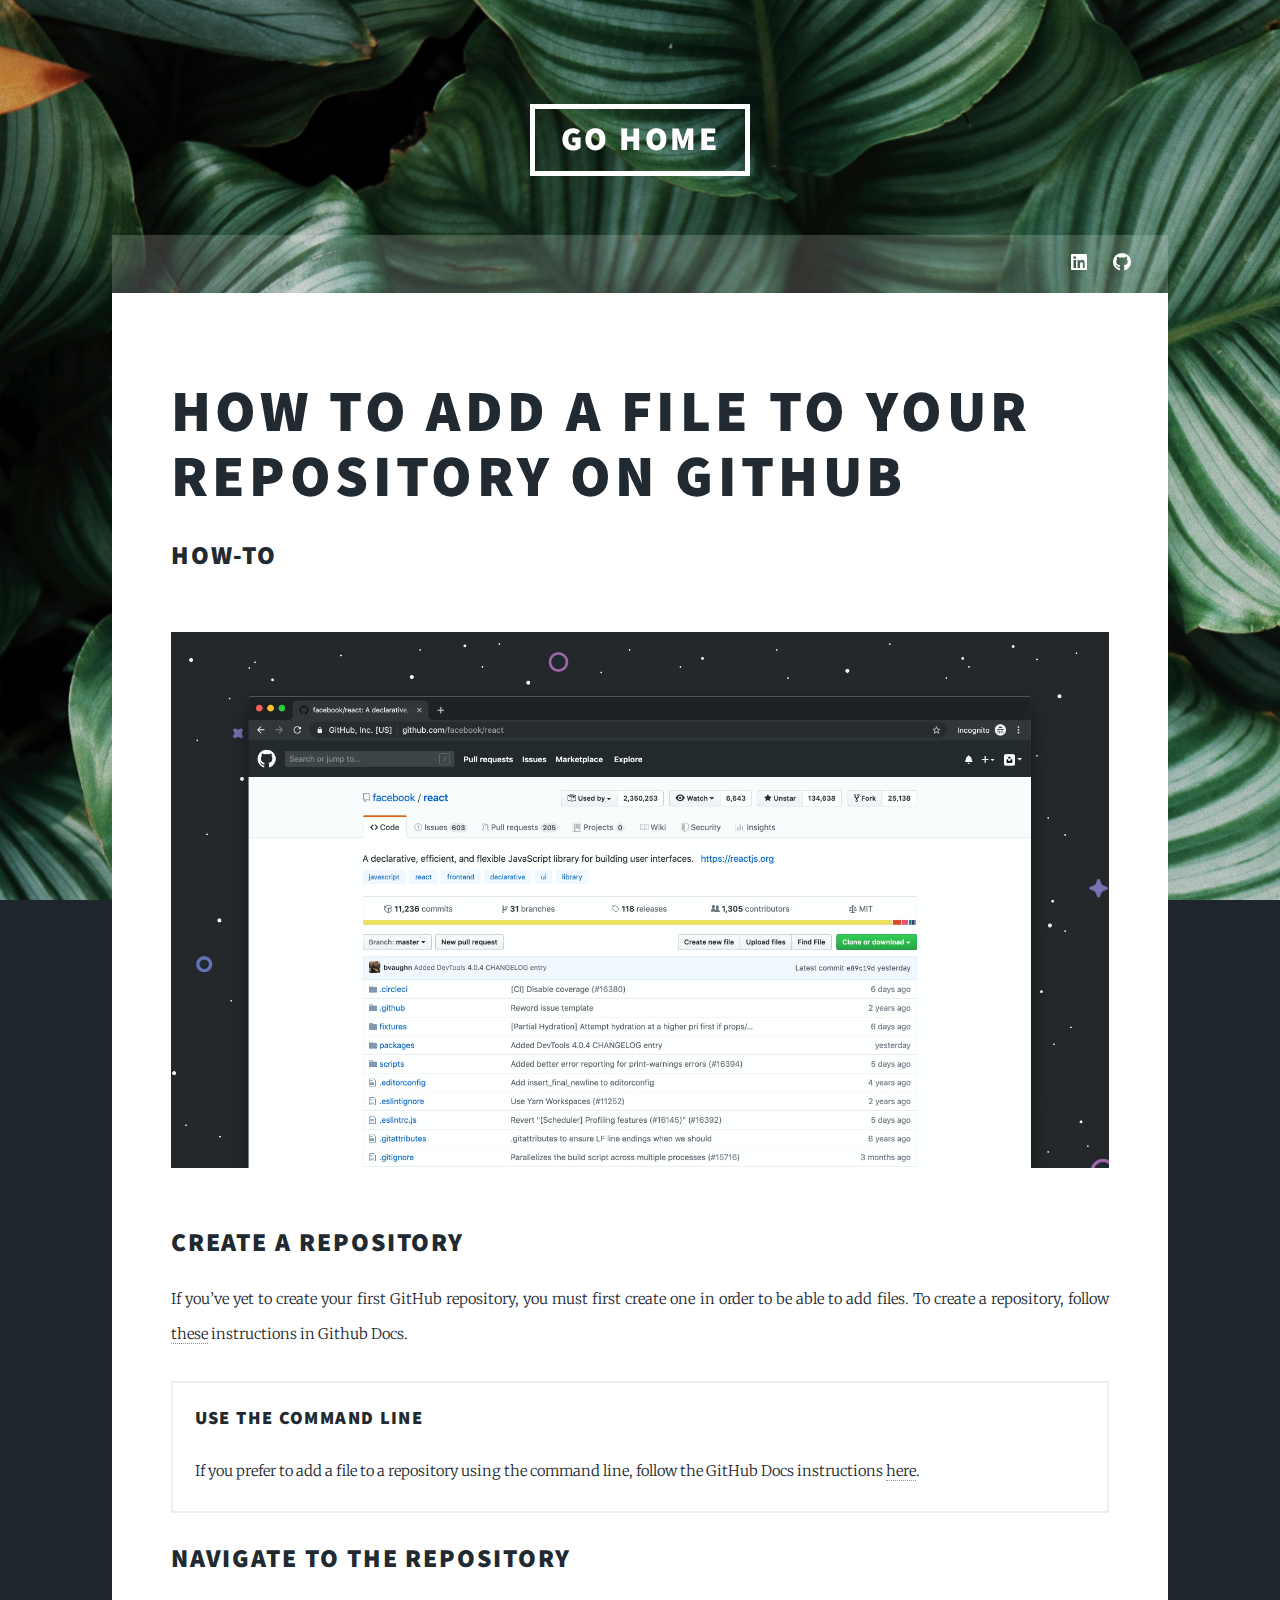
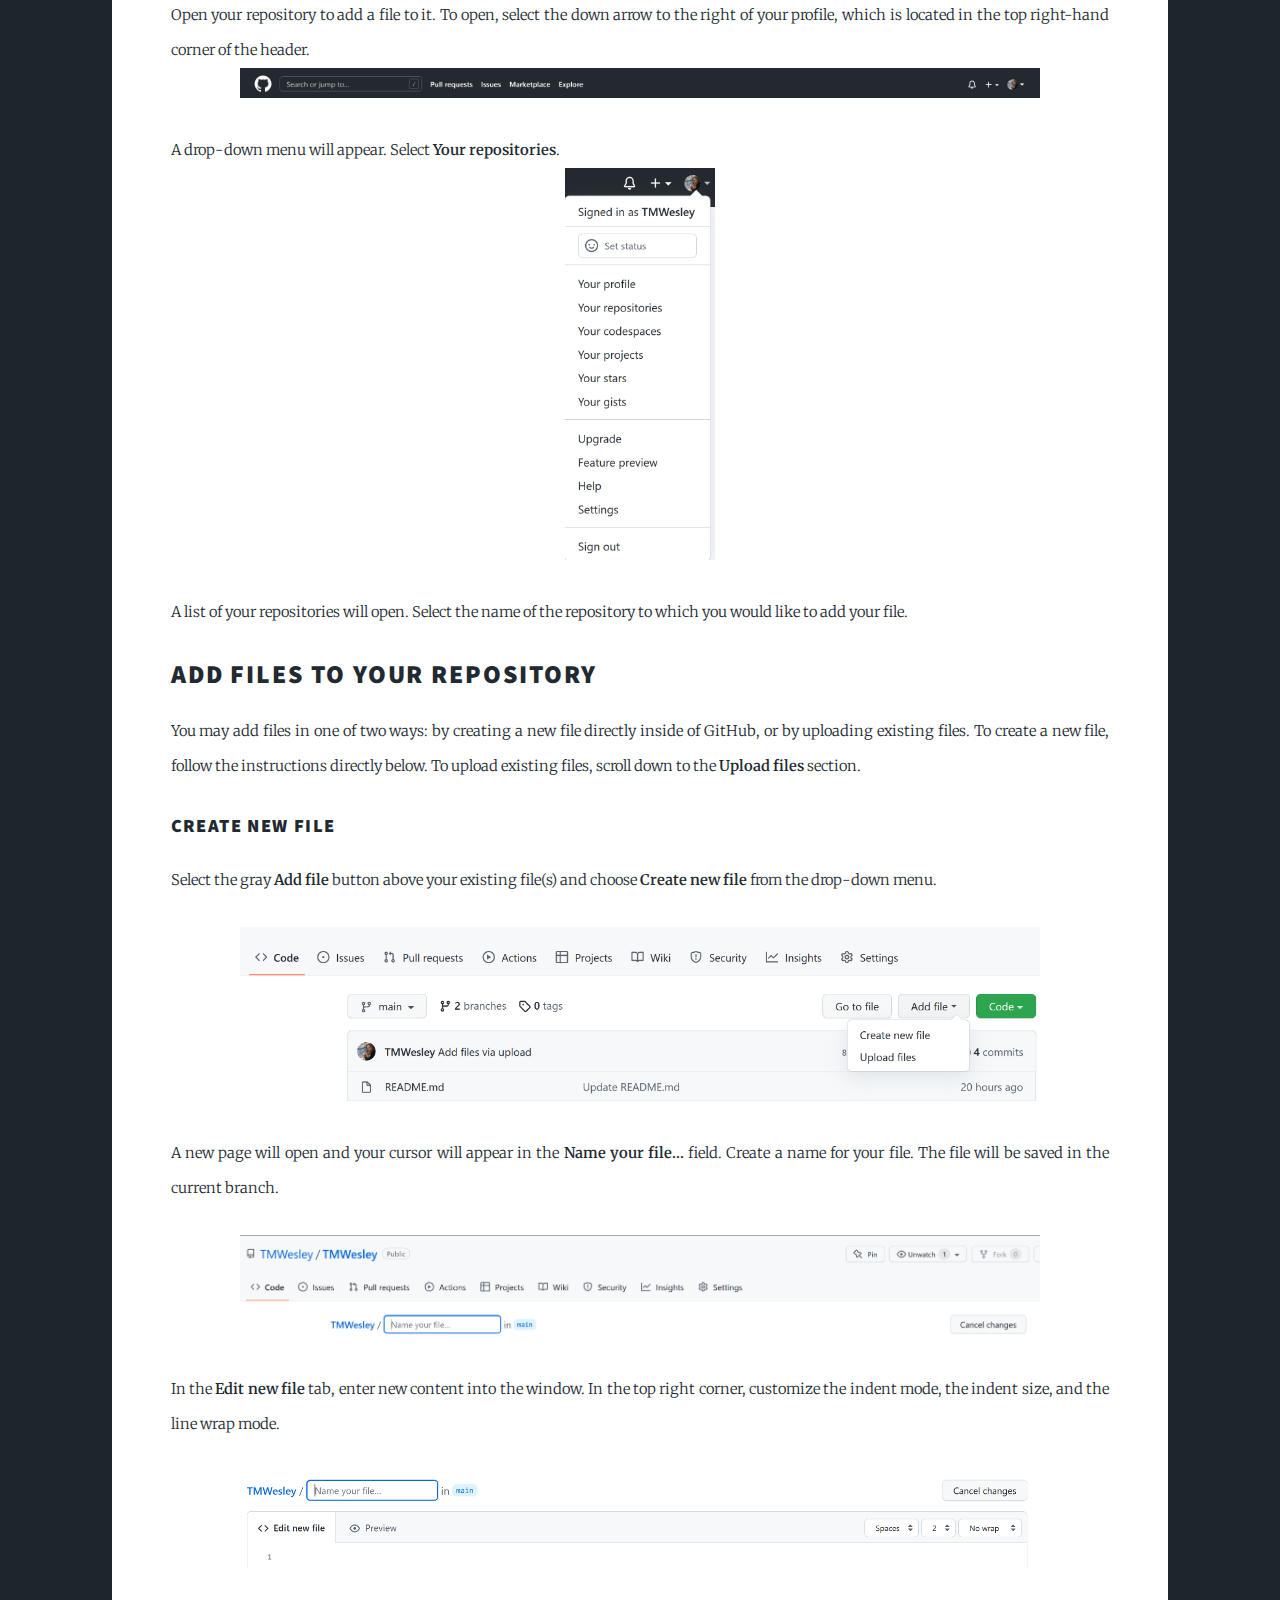
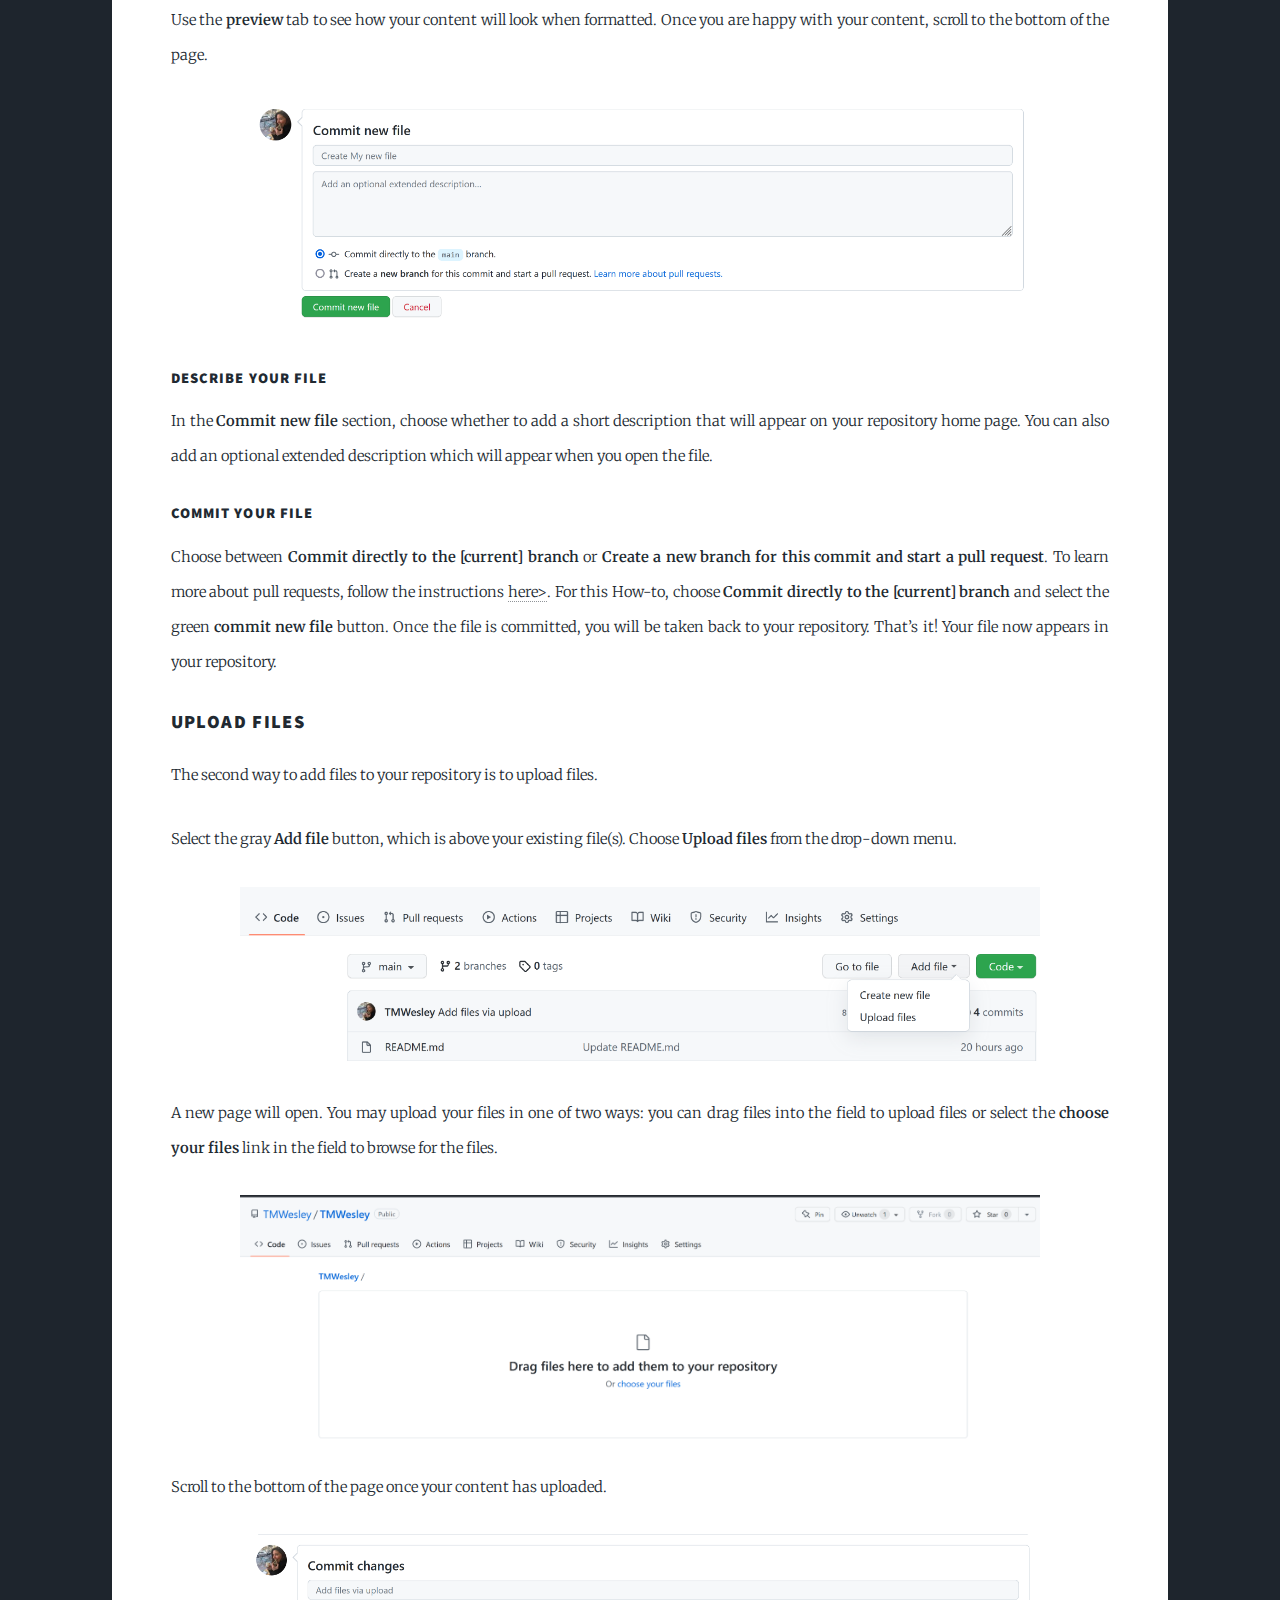
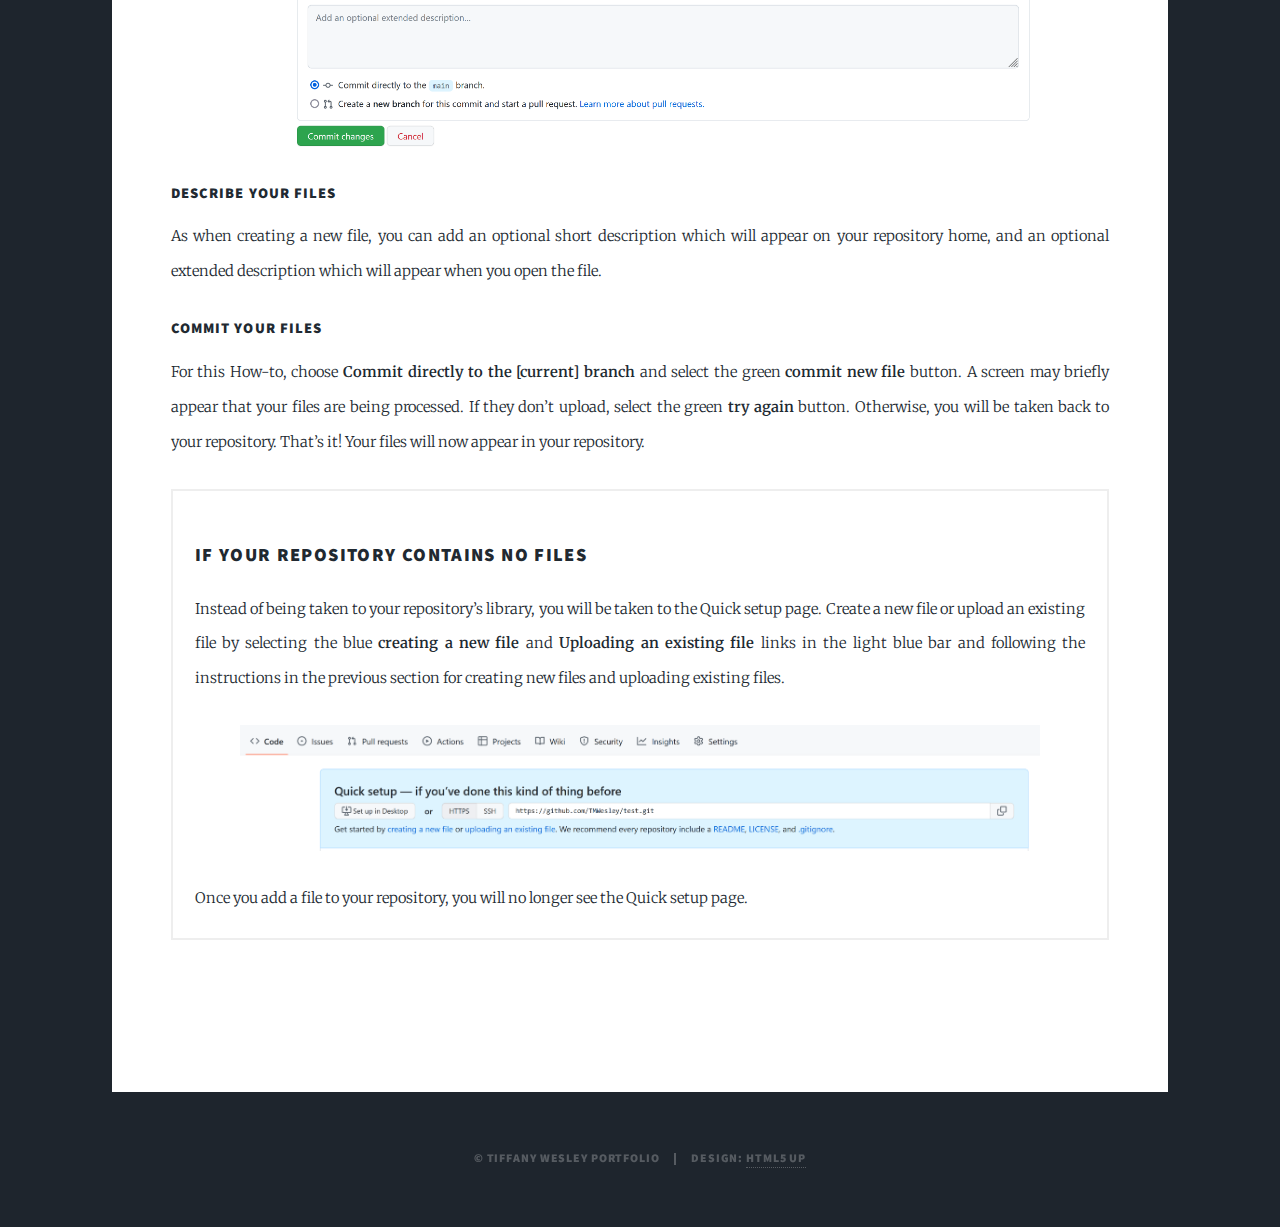
<file: example2.html>
<!DOCTYPE HTML>
<!--
	Massively by HTML5 UP
	html5up.net | @ajlkn
	Free for personal and commercial use under the CCA 3.0 license (html5up.net/license)
-->
<html>
	<head>
		<title>Portfolio pieces</title>
		<meta charset="utf-8" />
		<meta name="viewport" content="width=device-width, initial-scale=1, user-scalable=no" />
		<link rel="stylesheet" href="assets/css/main.css" />
		<noscript><link rel="stylesheet" href="assets/css/noscript.css" /></noscript>
	</head>
	<body class="is-preload">

		<!-- Wrapper -->
			<div id="wrapper">

				<!-- Header -->
					<header id="header">
						<a href="index.html" class="logo">Go home</a>
					</header>

				<!-- Nav -->
					<nav id="nav">
						<ul class="links">
							<!-- <li><a href="index.html">Home</a></li>
							<li class="active"><a href="examples.html">Portfolio pieces</a></li>
							<li><a href="elements.html">Elements Reference</a></li> -->
						</ul>
						<ul class="icons">
							<li><a href="https://linkedin.com/in/tiffanymwesley" class="icon brands fa-linkedin"><span class="label">LinkedIn</span></a></li>
							<li><a href="https://github.com/TMWesley" class="icon brands fa-github"><span class="label">GitHub</span></a></li>
						</ul>
					</nav>

				<!-- Main -->
					<div id="main">

						<!-- Post -->
							<section class="post">
								<!-- <header class="major"> -->
									
									<!-- <h1>Writing Samples</h1>
									<p>Below are my writing samples. To view my API documentation, go <a href="https://github.com/alexwohlbruck/cat-facts/pull/157">here</a>. To view my Python sample, go <a href="https://github.com/TMWesley/magic-8-ball/blob/master/Magic%208-ball">here</a>.</p> -->
								<!-- </header> -->
								<!-- <div class="image main"><img src="images/pic06.jpg" alt="writing sample image" /></div> -->

					
								<!-- <a id="Tutorial"></a>
								<h1>Create your GitHub profile README</h1>
								<h2>Tutorial</h2>
								<div class="image main"><img src="images/pic02.jpg" alt="GitHub Tutorial image" /></div>
								<p>Adding a README to your GitHub profile is a great way to tell the world about yourself and get experience using GitHub!

									Before you get started, you’ll need to create a GitHub account. Follow the wikiHow instructions <a href="https://www.wikihow.com/Create-an-Account-on-GitHub">here</a> to sign up. 
									
									<h2>Create your README</h2> 
									
									In the right-hand corner of the black header bar, select the down arrow to the right of the + symbol.
									
									<a class="image screenshot"><img src="images/sst1.png" alt="GitHub header bar" 
										width="800",
										height: auto/> 
									  </a>
									</br>
									 Select <b>New repository</b> from the drop-down menu.
									
									<a class="image screenshot"><img src="images/sst2.png" alt="GitHub + sign drop down menu" 
										width="150",
										height: auto/></a>
									</br>
									
									In the <b>Repository name</b> field, enter your username (your repository name must match your username in order for your README to appear in your profile).
									
									<a class="image screenshot"><img src="images/sst3.png" alt="GitHub create new repo page" 
										width="600",
										height: auto/></a>
									</br>
									
									You can add an optional description to your repository. Try adding “My profile repository”.
									
									<a class="image screenshot"><img src="images/sst4.png" alt="GitHub repository optional description" 
										width="600",
										height: auto/></a>
									</br>
									
									Leave the default <b>Public</b> setting selected (this is required for the README to appear in your profile). 
									
									<a class="image screenshot"><img src="images/sst5.png" alt="GitHub public setting" 
										width="500",
										height: auto/></a>
									</br>
									
									Check the box next to <b>Add a README file</b>. 
									
									<a class="image screenshot"><img src="images/sst6.png" alt="GitHub README checkbox" 
										width="500",
										height: auto/></a>
									</br>
									
									Scroll to the bottom of the page and select the green <b>Create repository</b> button. 
									
									<a class="image screenshot"><img src="images/sst7.png" alt="GitHub create repo button" 
										width="150",
										height: auto/></a>
									</br>
									
									Congratulations, you’ve just added a README to your profile!</p>
									
									<h2>Personalize your README</h2> 
									
									<p>Your README is in your profile, but you still need to add your own content!
									
									Select the green **Edit README** button in the light blue sidebar. 
									
									<a class="image screenshot"><img src="images/sst8.png" alt="GitHub edit README button" 
										width="250",
										height: auto/></a>
									</br>
									
									On the <b>Edit file</b> tab, delete the boilerplate text and type “### Hello world!” on line 1. 
									
									<a class="image screenshot"><img src="images/sst9.png" alt="GitHub edit file tab" 
										width="1000",
										height: auto/></a>
									</br>
									
									Use the <b>Preview</b> tab to see how the formatting will look to the audience. 
									
									<a class="image screenshot"><img src="images/sst10.png" alt="GitHub preview file tab" 
										width="750",
										height: auto/></a>
									</p>
									
									<h2>Commit your README</h2> 
									
									<p>When you are done editing your README, scroll to the <b>Commit changes</b> section at the bottom of the page. 
									
									<a class="image screenshot"><img src="images/sst11.png" alt="GitHub commit changes section" 
										width="500",
										height: auto/></a>
									</br>
									
									Leave <b>Commit directly to the [current] branch</b> selected and select the green <b>Commit changes</b> button. 
									
									</br></p>
									<h2>View your README in your profile</h2> 
									
									<p>Congratulations, your README is now in your profile! But you’ve yet to admire your work. To see your README in your profile, select the down arrow to the right of your profile picture and select <b>Your profile</b> from the drop-down menu. 
									
									<a class="image screenshot"><img src="images/sst12.png" alt="GitHub your profile link" 
										width="200",
										height: auto/></a>
									</br>
									
									You will now see your README in your profile. Nice work!</p>
									</br> -->




								<a id="How-to"></a>
								<h1>How to add a file to your repository on GitHub</h1>
								<h2>How-To</h2>
								<div class="image main"><img src="images/pic03.jpg" alt="How-to image" /></div>
								<h2>Create a repository</h2>

									<p>If you’ve yet to create your first GitHub repository, you must first create one in order to be able to add files. To create a repository, follow <a href="https://docs.github.com/en/get-started/quickstart/create-a-repo">these</a> instructions in Github Docs.</p>
									<div class="box">
										<h3>Use the command line</h3>
										<p>If you prefer to add a file to a repository using the command line, follow the GitHub Docs instructions <a href="https://docs.github.com/en/repositories/working-with-files/managing-files/adding-a-file-to-a-repository#adding-a-file-to-a-repository-using-the-command-line">here</a>.
										</p>
									</div>
									
									
									<h2>Navigate to the repository</h2> 
									
									<p>Open your repository to add a file to it. To open, select the down arrow to the right of your profile, which is located in the top right-hand corner of the header.
									
									<a class="image screenshot"><img src="images/ssh1.png" alt="GitHub header bar" 
										width="800",
										height: auto/></a>
									</br>
									
									A drop-down menu will appear. Select <b>Your repositories</b>. 

									<a class="image screenshot"><img src="images/ssh2.png" alt="GitHub drop down menu for repositories" 
										width="150",
										height: auto/></a>
									</br>
									
									A list of your repositories will open. Select the name of the repository to which you would like to add your file.</p>
									
									<h2>Add files to your repository</h2>
									
									<p>You may add files in one of two ways: by creating a new file directly inside of GitHub, or by uploading existing files. To create a new file, follow the instructions directly below. To upload existing files, scroll down to the <b>Upload files</b> section.
									
									<h3>Create new file</h3>
									
									<p>Select the gray <b>Add file</b> button above your existing file(s) and choose <b>Create new file</b> from the drop-down menu. </p>
									<a class="image screenshot"><img src="images/ssh3.png" alt="Create new file button" 
										width="800",
										height: auto/></a>
									</br>
									
									<p>A new page will open and your cursor will appear in the <b>Name your file...</b> field. Create a name for your file. The file will be saved in the current branch.</p>
									<a class="image screenshot"><img src="images/ssh4.png" alt="Name your file field" 
										width="800",
										height: auto/></a>
									</br>
									
									
									<p>In the <b>Edit new file</b> tab, enter new content into the window. In the top right corner, customize the indent mode, the indent size, and the line wrap mode. </p>
									
									<a class="image screenshot"><img src="images/ssh5.png" alt="Edit file tab" 
										width="800",
										height: auto/></a>
									</br>
									
									<p>Use the <b>preview</b> tab to see how your content will look when formatted. 
									
									Once you are happy with your content, scroll to the bottom of the page.</p>
									<a class="image screenshot"><img src="images/ssh6.png" alt="Commit new file section" 
										width="800",
										height: auto/></a>
									</br>
									
									
									<h4>Describe your file</h4>
									
									<p>In the <b>Commit new file</b> section, choose whether to add a short description that will appear on your repository home page. You can also add an optional extended description which will appear when you open the file.</p>
									
									<h4>Commit your file</h4>
									
									<p>Choose between <b>Commit directly to the [current] branch</b> or <b>Create a new branch for this commit and start a pull request</b>. To learn more about pull requests, follow the instructions <a href="https://docs.github.com/en/pull-requests/collaborating-with-pull-requests/proposing-changes-to-your-work-with-pull-requests/about-pull-requests">here></a>. For this How-to, choose <b>Commit directly to the [current] branch</b> and select the green <b>commit new file</b> button.  Once the file is committed, you will be taken back to your repository.
									
									That’s it! Your file now appears in your repository.</p>
									
									<h3>Upload files</h3>
									
									<p>The second way to add files to your repository is to upload files.</p>
									
									<p>Select the gray <b>Add file</b> button, which is above your existing file(s). Choose <b>Upload files</b> from the drop-down menu.</p>
									<a class="image screenshot"><img src="images/ssh7.png" alt="Upload file" 
										width="800",
										height: auto/></a>
									</br>
									
									
									<p>A new page will open. You may upload your files in one of two ways: you can drag files into the field to upload files or select the <b>choose your files</b> link in the field to browse for the files.</p>
									<a class="image screenshot"><img src="images/ssh8.png" alt="Drag and drop" 
										width="800",
										height: auto/></a>
									</p>
									<p>Scroll to the bottom of the page once your content has uploaded.</p>
									
									<a class="image screenshot"><img src="images/ssh9.png" alt="Commit changes" 
										width="800",
										height: auto/></a>		
								</p>
								
									<h4>Describe your files</h4>
									
									<p>As when creating a new file, you can add an optional short description which will appear on your repository home, and an optional extended description which will appear when you open the file. 
									</p>
									<h4>Commit your files</h4>
									
									<p>For this How-to, choose <b>Commit directly to the [current] branch</b> and select the green <b>commit new file</b> button.
									
									A screen may briefly appear that your files are being processed. If they don’t upload, select the green <b>try again</b> button. Otherwise, you will be taken back to your repository.
									
									That’s it! Your files will now appear in your repository.</p>
									<div class="box">
										<p><h3>If your repository contains no files</h3>
											<p>Instead of being taken to your repository’s library, you will be taken to the Quick setup page. Create a new file or upload an existing file by selecting the blue <b>creating a new file</b> and <b>Uploading an existing file</b> links in the light blue bar and following the instructions in the previous section for creating new files and uploading existing files.</p>
											
												<a class="image screenshot"><img src="images/ssh10.png" alt="No files message" 
													width="800",
													height: auto/></a>
											</p>
													<p>Once you add a file to your repository, you will no longer see the Quick setup page.</p>
												
									
									</div>

									</br></p>
							</section>

					</div>
				<!-- Copyright -->
					<div id="copyright">
						<ul><li>&copy; Tiffany Wesley Portfolio</li><li>Design: <a href="https://html5up.net">HTML5 UP</a></li></ul>
					</div>

			</div>

		<!-- Scripts -->
			<script src="assets/js/jquery.min.js"></script>
			<script src="assets/js/jquery.scrollex.min.js"></script>
			<script src="assets/js/jquery.scrolly.min.js"></script>
			<script src="assets/js/browser.min.js"></script>
			<script src="assets/js/breakpoints.min.js"></script>
			<script src="assets/js/util.js"></script>
			<script src="assets/js/main.js"></script>

	</body>
</html>
</file>
<file: assets/css/main.css>
@import url(fontawesome-all.min.css);
@import url("https://fonts.googleapis.com/css?family=Merriweather:300,700,300italic,700italic|Source+Sans+Pro:900");

/*
	Massively by HTML5 UP
	html5up.net | @ajlkn
	Free for personal and commercial use under the CCA 3.0 license (html5up.net/license)
*/

html, body, div, span, applet, object,
iframe, h1, h2, h3, h4, h5, h6, p, blockquote,
pre, a, abbr, acronym, address, big, cite,
code, del, dfn, em, img, ins, kbd, q, s, samp,
small, strike, strong, sub, sup, tt, var, b,
u, i, center, dl, dt, dd, ol, ul, li, fieldset,
form, label, legend, table, caption, tbody,
tfoot, thead, tr, th, td, article, aside,
canvas, details, embed, figure, figcaption,
footer, header, hgroup, menu, nav, output, ruby,
section, summary, time, mark, audio, video {
	margin: 0;
	padding: 0;
	border: 0;
	font-size: 100%;
	font: inherit;
	vertical-align: baseline;}

article, aside, details, figcaption, figure,
footer, header, hgroup, menu, nav, section {
	display: block;}

body {
	line-height: 1;
}

ol, ul {
	list-style: none;
}

blockquote, q {
	quotes: none;
}

	blockquote:before, blockquote:after, q:before, q:after {
		content: '';
		content: none;
	}

table {
	border-collapse: collapse;
	border-spacing: 0;
}

body {
	-webkit-text-size-adjust: none;
}

mark {
	background-color: transparent;
	color: inherit;
}

input::-moz-focus-inner {
	border: 0;
	padding: 0;
}

input, select, textarea {
	-moz-appearance: none;
	-webkit-appearance: none;
	-ms-appearance: none;
	appearance: none;
}

/* Basic */

	@-ms-viewport {
		width: device-width;
	}

	body {
		-ms-overflow-style: scrollbar;
	}

	@media screen and (max-width: 480px) {

		html, body {
			min-width: 320px;
		}

	}

	html {
		box-sizing: border-box;
	}

	*, *:before, *:after {
		box-sizing: inherit;
	}

	body {
		background-color: #1e252d;
	}

		body.is-preload *, body.is-preload *:before, body.is-preload *:after {
			-moz-animation: none !important;
			-webkit-animation: none !important;
			-ms-animation: none !important;
			animation: none !important;
			-moz-transition: none !important;
			-webkit-transition: none !important;
			-ms-transition: none !important;
			transition: none !important;
		}

/* Type */

	html {
		font-size: 16pt;
	}

		@media screen and (max-width: 1680px) {

			html {
				font-size: 12pt;
			}

		}

		@media screen and (max-width: 1280px) {

			html {
				font-size: 11pt;
			}

		}

		@media screen and (max-width: 360px) {

			html {
				font-size: 10pt;
			}

		}

	body {
		color: #212931;
	}

	body, input, select, textarea {
		font-family: "Merriweather", Georgia, serif;
		font-weight: 300;
		font-size: 1rem;
		line-height: 2.375;
	}

	a {
		-moz-transition: color 0.2s ease-in-out, background-color 0.2s ease-in-out, border-color 0.2s ease-in-out, box-shadow 0.2s ease-in-out;
		-webkit-transition: color 0.2s ease-in-out, background-color 0.2s ease-in-out, border-color 0.2s ease-in-out, box-shadow 0.2s ease-in-out;
		-ms-transition: color 0.2s ease-in-out, background-color 0.2s ease-in-out, border-color 0.2s ease-in-out, box-shadow 0.2s ease-in-out;
		transition: color 0.2s ease-in-out, background-color 0.2s ease-in-out, border-color 0.2s ease-in-out, box-shadow 0.2s ease-in-out;
		border-bottom: dotted 1px;
		text-decoration: none;
	}

		a:hover {
			border-bottom-color: transparent;
		}

	strong, b {
		font-weight: 600;
	}

	em, i {
		font-style: italic;
	}

	p {
		text-align: justify;
		margin: 0 0 2rem 0;
	}

	h1, h2, h3, h4, h5, h6 {
		font-family: "Source Sans Pro", Helvetica, sans-serif;
		font-weight: 900;
		line-height: 1.5;
		letter-spacing: 0.075em;
		text-transform: uppercase;
		margin: 0 0 1rem 0;
	}

		h1 a, h2 a, h3 a, h4 a, h5 a, h6 a {
			border-bottom: 0;
			color: inherit;
			text-decoration: none;
		}

	h1 {
		font-size: 4rem;
		line-height: 1.1;
		margin: 0 0 2rem 0;
	}

	h2 {
		font-size: 1.75rem;
		line-height: 1.3;
		margin: 0 0 1.5rem 0;
	}

	h3 {
		font-size: 1.25rem;
		margin: 0 0 1.5rem 0;
	}

	h4 {
		font-size: 1rem;
	}

	h5 {
		font-size: 0.9rem;
	}

	h6 {
		font-size: 0.8rem;
	}

	sub {
		font-size: 0.8rem;
		position: relative;
		top: 0.5rem;
	}

	sup {
		font-size: 0.8rem;
		position: relative;
		top: -0.5rem;
	}

	blockquote {
		border-left: solid 4px;
		font-style: italic;
		margin: 0 0 2rem 0;
		padding: 0.5rem 0 0.5rem 2rem;
	}

	code {
		border: solid 2px;
		font-family: "Courier New", monospace;
		font-size: 0.9rem;
		margin: 0 0.25rem;
		padding: 0.25rem 0.65rem;
	}

	pre {
		-webkit-overflow-scrolling: touch;
		font-family: "Courier New", monospace;
		font-size: 0.9rem;
		margin: 0 0 2rem 0;
	}

		pre code {
			display: block;
			line-height: 1.75;
			padding: 1rem 1.5rem;
			overflow-x: auto;
		}

	hr {
		border: 0;
		border-bottom: solid 2px;
		margin: 3rem 0;
	}

		hr.major {
			margin: 5rem 0;
		}

	.align-left {
		text-align: left;
	}

	.align-center {
		text-align: center;
	}

	.align-right {
		text-align: right;
	}

	input, select, textarea {
		color: #212931;
	}

	a {
		color: #212931;
		border-bottom-color: rgba(33, 41, 49, 0.5);
	}

		a:hover {
			border-bottom-color: transparent;
			color: #18bfef !important;
		}

	strong, b {
		color: #212931;
	}

	h1, h2, h3, h4, h5, h6 {
		color: #212931;
	}

	blockquote {
		border-left-color: #eeeeee;
	}

	code {
		background: rgba(220, 220, 220, 0.25);
		border-color: #eeeeee;
	}

	hr {
		border-bottom-color: #eeeeee;
	}

/* Row */

	.row {
		display: flex;
		flex-wrap: wrap;
		box-sizing: border-box;
		align-items: stretch;
	}

		.row > * {
			box-sizing: border-box;
		}

		.row.gtr-uniform > * > :last-child {
			margin-bottom: 0;
		}

		.row.aln-left {
			justify-content: flex-start;
		}

		.row.aln-center {
			justify-content: center;
		}

		.row.aln-right {
			justify-content: flex-end;
		}

		.row.aln-top {
			align-items: flex-start;
		}

		.row.aln-middle {
			align-items: center;
		}

		.row.aln-bottom {
			align-items: flex-end;
		}

		.row > .imp {
			order: -1;
		}

		.row > .col-1 {
			width: 8.33333%;
		}

		.row > .off-1 {
			margin-left: 8.33333%;
		}

		.row > .col-2 {
			width: 16.66667%;
		}

		.row > .off-2 {
			margin-left: 16.66667%;
		}

		.row > .col-3 {
			width: 25%;
		}

		.row > .off-3 {
			margin-left: 25%;
		}

		.row > .col-4 {
			width: 33.33333%;
		}

		.row > .off-4 {
			margin-left: 33.33333%;
		}

		.row > .col-5 {
			width: 41.66667%;
		}

		.row > .off-5 {
			margin-left: 41.66667%;
		}

		.row > .col-6 {
			width: 50%;
		}

		.row > .off-6 {
			margin-left: 50%;
		}

		.row > .col-7 {
			width: 58.33333%;
		}

		.row > .off-7 {
			margin-left: 58.33333%;
		}

		.row > .col-8 {
			width: 66.66667%;
		}

		.row > .off-8 {
			margin-left: 66.66667%;
		}

		.row > .col-9 {
			width: 75%;
		}

		.row > .off-9 {
			margin-left: 75%;
		}

		.row > .col-10 {
			width: 83.33333%;
		}

		.row > .off-10 {
			margin-left: 83.33333%;
		}

		.row > .col-11 {
			width: 91.66667%;
		}

		.row > .off-11 {
			margin-left: 91.66667%;
		}

		.row > .col-12 {
			width: 100%;
		}

		.row > .off-12 {
			margin-left: 100%;
		}

		.row.gtr-0 {
			margin-top: 0;
			margin-left: 0rem;
		}

			.row.gtr-0 > * {
				padding: 0 0 0 0rem;
			}

			.row.gtr-0.gtr-uniform {
				margin-top: 0rem;
			}

				.row.gtr-0.gtr-uniform > * {
					padding-top: 0rem;
				}

		.row.gtr-25 {
			margin-top: 0;
			margin-left: -0.375rem;
		}

			.row.gtr-25 > * {
				padding: 0 0 0 0.375rem;
			}

			.row.gtr-25.gtr-uniform {
				margin-top: -0.375rem;
			}

				.row.gtr-25.gtr-uniform > * {
					padding-top: 0.375rem;
				}

		.row.gtr-50 {
			margin-top: 0;
			margin-left: -0.75rem;
		}

			.row.gtr-50 > * {
				padding: 0 0 0 0.75rem;
			}

			.row.gtr-50.gtr-uniform {
				margin-top: -0.75rem;
			}

				.row.gtr-50.gtr-uniform > * {
					padding-top: 0.75rem;
				}

		.row {
			margin-top: 0;
			margin-left: -1.5rem;
		}

			.row > * {
				padding: 0 0 0 1.5rem;
			}

			.row.gtr-uniform {
				margin-top: -1.5rem;
			}

				.row.gtr-uniform > * {
					padding-top: 1.5rem;
				}

		.row.gtr-150 {
			margin-top: 0;
			margin-left: -2.25rem;
		}

			.row.gtr-150 > * {
				padding: 0 0 0 2.25rem;
			}

			.row.gtr-150.gtr-uniform {
				margin-top: -2.25rem;
			}

				.row.gtr-150.gtr-uniform > * {
					padding-top: 2.25rem;
				}

		.row.gtr-200 {
			margin-top: 0;
			margin-left: -3rem;
		}

			.row.gtr-200 > * {
				padding: 0 0 0 3rem;
			}

			.row.gtr-200.gtr-uniform {
				margin-top: -3rem;
			}

				.row.gtr-200.gtr-uniform > * {
					padding-top: 3rem;
				}

		@media screen and (max-width: 1680px) {

			.row {
				display: flex;
				flex-wrap: wrap;
				box-sizing: border-box;
				align-items: stretch;
			}

				.row > * {
					box-sizing: border-box;
				}

				.row.gtr-uniform > * > :last-child {
					margin-bottom: 0;
				}

				.row.aln-left {
					justify-content: flex-start;
				}

				.row.aln-center {
					justify-content: center;
				}

				.row.aln-right {
					justify-content: flex-end;
				}

				.row.aln-top {
					align-items: flex-start;
				}

				.row.aln-middle {
					align-items: center;
				}

				.row.aln-bottom {
					align-items: flex-end;
				}

				.row > .imp-xlarge {
					order: -1;
				}

				.row > .col-1-xlarge {
					width: 8.33333%;
				}

				.row > .off-1-xlarge {
					margin-left: 8.33333%;
				}

				.row > .col-2-xlarge {
					width: 16.66667%;
				}

				.row > .off-2-xlarge {
					margin-left: 16.66667%;
				}

				.row > .col-3-xlarge {
					width: 25%;
				}

				.row > .off-3-xlarge {
					margin-left: 25%;
				}

				.row > .col-4-xlarge {
					width: 33.33333%;
				}

				.row > .off-4-xlarge {
					margin-left: 33.33333%;
				}

				.row > .col-5-xlarge {
					width: 41.66667%;
				}

				.row > .off-5-xlarge {
					margin-left: 41.66667%;
				}

				.row > .col-6-xlarge {
					width: 50%;
				}

				.row > .off-6-xlarge {
					margin-left: 50%;
				}

				.row > .col-7-xlarge {
					width: 58.33333%;
				}

				.row > .off-7-xlarge {
					margin-left: 58.33333%;
				}

				.row > .col-8-xlarge {
					width: 66.66667%;
				}

				.row > .off-8-xlarge {
					margin-left: 66.66667%;
				}

				.row > .col-9-xlarge {
					width: 75%;
				}

				.row > .off-9-xlarge {
					margin-left: 75%;
				}

				.row > .col-10-xlarge {
					width: 83.33333%;
				}

				.row > .off-10-xlarge {
					margin-left: 83.33333%;
				}

				.row > .col-11-xlarge {
					width: 91.66667%;
				}

				.row > .off-11-xlarge {
					margin-left: 91.66667%;
				}

				.row > .col-12-xlarge {
					width: 100%;
				}

				.row > .off-12-xlarge {
					margin-left: 100%;
				}

				.row.gtr-0 {
					margin-top: 0;
					margin-left: 0rem;
				}

					.row.gtr-0 > * {
						padding: 0 0 0 0rem;
					}

					.row.gtr-0.gtr-uniform {
						margin-top: 0rem;
					}

						.row.gtr-0.gtr-uniform > * {
							padding-top: 0rem;
						}

				.row.gtr-25 {
					margin-top: 0;
					margin-left: -0.375rem;
				}

					.row.gtr-25 > * {
						padding: 0 0 0 0.375rem;
					}

					.row.gtr-25.gtr-uniform {
						margin-top: -0.375rem;
					}

						.row.gtr-25.gtr-uniform > * {
							padding-top: 0.375rem;
						}

				.row.gtr-50 {
					margin-top: 0;
					margin-left: -0.75rem;
				}

					.row.gtr-50 > * {
						padding: 0 0 0 0.75rem;
					}

					.row.gtr-50.gtr-uniform {
						margin-top: -0.75rem;
					}

						.row.gtr-50.gtr-uniform > * {
							padding-top: 0.75rem;
						}

				.row {
					margin-top: 0;
					margin-left: -1.5rem;
				}

					.row > * {
						padding: 0 0 0 1.5rem;
					}

					.row.gtr-uniform {
						margin-top: -1.5rem;
					}

						.row.gtr-uniform > * {
							padding-top: 1.5rem;
						}

				.row.gtr-150 {
					margin-top: 0;
					margin-left: -2.25rem;
				}

					.row.gtr-150 > * {
						padding: 0 0 0 2.25rem;
					}

					.row.gtr-150.gtr-uniform {
						margin-top: -2.25rem;
					}

						.row.gtr-150.gtr-uniform > * {
							padding-top: 2.25rem;
						}

				.row.gtr-200 {
					margin-top: 0;
					margin-left: -3rem;
				}

					.row.gtr-200 > * {
						padding: 0 0 0 3rem;
					}

					.row.gtr-200.gtr-uniform {
						margin-top: -3rem;
					}

						.row.gtr-200.gtr-uniform > * {
							padding-top: 3rem;
						}

		}

		@media screen and (max-width: 1280px) {

			.row {
				display: flex;
				flex-wrap: wrap;
				box-sizing: border-box;
				align-items: stretch;
			}

				.row > * {
					box-sizing: border-box;
				}

				.row.gtr-uniform > * > :last-child {
					margin-bottom: 0;
				}

				.row.aln-left {
					justify-content: flex-start;
				}

				.row.aln-center {
					justify-content: center;
				}

				.row.aln-right {
					justify-content: flex-end;
				}

				.row.aln-top {
					align-items: flex-start;
				}

				.row.aln-middle {
					align-items: center;
				}

				.row.aln-bottom {
					align-items: flex-end;
				}

				.row > .imp-large {
					order: -1;
				}

				.row > .col-1-large {
					width: 8.33333%;
				}

				.row > .off-1-large {
					margin-left: 8.33333%;
				}

				.row > .col-2-large {
					width: 16.66667%;
				}

				.row > .off-2-large {
					margin-left: 16.66667%;
				}

				.row > .col-3-large {
					width: 25%;
				}

				.row > .off-3-large {
					margin-left: 25%;
				}

				.row > .col-4-large {
					width: 33.33333%;
				}

				.row > .off-4-large {
					margin-left: 33.33333%;
				}

				.row > .col-5-large {
					width: 41.66667%;
				}

				.row > .off-5-large {
					margin-left: 41.66667%;
				}

				.row > .col-6-large {
					width: 50%;
				}

				.row > .off-6-large {
					margin-left: 50%;
				}

				.row > .col-7-large {
					width: 58.33333%;
				}

				.row > .off-7-large {
					margin-left: 58.33333%;
				}

				.row > .col-8-large {
					width: 66.66667%;
				}

				.row > .off-8-large {
					margin-left: 66.66667%;
				}

				.row > .col-9-large {
					width: 75%;
				}

				.row > .off-9-large {
					margin-left: 75%;
				}

				.row > .col-10-large {
					width: 83.33333%;
				}

				.row > .off-10-large {
					margin-left: 83.33333%;
				}

				.row > .col-11-large {
					width: 91.66667%;
				}

				.row > .off-11-large {
					margin-left: 91.66667%;
				}

				.row > .col-12-large {
					width: 100%;
				}

				.row > .off-12-large {
					margin-left: 100%;
				}

				.row.gtr-0 {
					margin-top: 0;
					margin-left: 0rem;
				}

					.row.gtr-0 > * {
						padding: 0 0 0 0rem;
					}

					.row.gtr-0.gtr-uniform {
						margin-top: 0rem;
					}

						.row.gtr-0.gtr-uniform > * {
							padding-top: 0rem;
						}

				.row.gtr-25 {
					margin-top: 0;
					margin-left: -0.375rem;
				}

					.row.gtr-25 > * {
						padding: 0 0 0 0.375rem;
					}

					.row.gtr-25.gtr-uniform {
						margin-top: -0.375rem;
					}

						.row.gtr-25.gtr-uniform > * {
							padding-top: 0.375rem;
						}

				.row.gtr-50 {
					margin-top: 0;
					margin-left: -0.75rem;
				}

					.row.gtr-50 > * {
						padding: 0 0 0 0.75rem;
					}

					.row.gtr-50.gtr-uniform {
						margin-top: -0.75rem;
					}

						.row.gtr-50.gtr-uniform > * {
							padding-top: 0.75rem;
						}

				.row {
					margin-top: 0;
					margin-left: -1.5rem;
				}

					.row > * {
						padding: 0 0 0 1.5rem;
					}

					.row.gtr-uniform {
						margin-top: -1.5rem;
					}

						.row.gtr-uniform > * {
							padding-top: 1.5rem;
						}

				.row.gtr-150 {
					margin-top: 0;
					margin-left: -2.25rem;
				}

					.row.gtr-150 > * {
						padding: 0 0 0 2.25rem;
					}

					.row.gtr-150.gtr-uniform {
						margin-top: -2.25rem;
					}

						.row.gtr-150.gtr-uniform > * {
							padding-top: 2.25rem;
						}

				.row.gtr-200 {
					margin-top: 0;
					margin-left: -3rem;
				}

					.row.gtr-200 > * {
						padding: 0 0 0 3rem;
					}

					.row.gtr-200.gtr-uniform {
						margin-top: -3rem;
					}

						.row.gtr-200.gtr-uniform > * {
							padding-top: 3rem;
						}

		}

		@media screen and (max-width: 980px) {

			.row {
				display: flex;
				flex-wrap: wrap;
				box-sizing: border-box;
				align-items: stretch;
			}

				.row > * {
					box-sizing: border-box;
				}

				.row.gtr-uniform > * > :last-child {
					margin-bottom: 0;
				}

				.row.aln-left {
					justify-content: flex-start;
				}

				.row.aln-center {
					justify-content: center;
				}

				.row.aln-right {
					justify-content: flex-end;
				}

				.row.aln-top {
					align-items: flex-start;
				}

				.row.aln-middle {
					align-items: center;
				}

				.row.aln-bottom {
					align-items: flex-end;
				}

				.row > .imp-medium {
					order: -1;
				}

				.row > .col-1-medium {
					width: 8.33333%;
				}

				.row > .off-1-medium {
					margin-left: 8.33333%;
				}

				.row > .col-2-medium {
					width: 16.66667%;
				}

				.row > .off-2-medium {
					margin-left: 16.66667%;
				}

				.row > .col-3-medium {
					width: 25%;
				}

				.row > .off-3-medium {
					margin-left: 25%;
				}

				.row > .col-4-medium {
					width: 33.33333%;
				}

				.row > .off-4-medium {
					margin-left: 33.33333%;
				}

				.row > .col-5-medium {
					width: 41.66667%;
				}

				.row > .off-5-medium {
					margin-left: 41.66667%;
				}

				.row > .col-6-medium {
					width: 50%;
				}

				.row > .off-6-medium {
					margin-left: 50%;
				}

				.row > .col-7-medium {
					width: 58.33333%;
				}

				.row > .off-7-medium {
					margin-left: 58.33333%;
				}

				.row > .col-8-medium {
					width: 66.66667%;
				}

				.row > .off-8-medium {
					margin-left: 66.66667%;
				}

				.row > .col-9-medium {
					width: 75%;
				}

				.row > .off-9-medium {
					margin-left: 75%;
				}

				.row > .col-10-medium {
					width: 83.33333%;
				}

				.row > .off-10-medium {
					margin-left: 83.33333%;
				}

				.row > .col-11-medium {
					width: 91.66667%;
				}

				.row > .off-11-medium {
					margin-left: 91.66667%;
				}

				.row > .col-12-medium {
					width: 100%;
				}

				.row > .off-12-medium {
					margin-left: 100%;
				}

				.row.gtr-0 {
					margin-top: 0;
					margin-left: 0rem;
				}

					.row.gtr-0 > * {
						padding: 0 0 0 0rem;
					}

					.row.gtr-0.gtr-uniform {
						margin-top: 0rem;
					}

						.row.gtr-0.gtr-uniform > * {
							padding-top: 0rem;
						}

				.row.gtr-25 {
					margin-top: 0;
					margin-left: -0.375rem;
				}

					.row.gtr-25 > * {
						padding: 0 0 0 0.375rem;
					}

					.row.gtr-25.gtr-uniform {
						margin-top: -0.375rem;
					}

						.row.gtr-25.gtr-uniform > * {
							padding-top: 0.375rem;
						}

				.row.gtr-50 {
					margin-top: 0;
					margin-left: -0.75rem;
				}

					.row.gtr-50 > * {
						padding: 0 0 0 0.75rem;
					}

					.row.gtr-50.gtr-uniform {
						margin-top: -0.75rem;
					}

						.row.gtr-50.gtr-uniform > * {
							padding-top: 0.75rem;
						}

				.row {
					margin-top: 0;
					margin-left: -1.5rem;
				}

					.row > * {
						padding: 0 0 0 1.5rem;
					}

					.row.gtr-uniform {
						margin-top: -1.5rem;
					}

						.row.gtr-uniform > * {
							padding-top: 1.5rem;
						}

				.row.gtr-150 {
					margin-top: 0;
					margin-left: -2.25rem;
				}

					.row.gtr-150 > * {
						padding: 0 0 0 2.25rem;
					}

					.row.gtr-150.gtr-uniform {
						margin-top: -2.25rem;
					}

						.row.gtr-150.gtr-uniform > * {
							padding-top: 2.25rem;
						}

				.row.gtr-200 {
					margin-top: 0;
					margin-left: -3rem;
				}

					.row.gtr-200 > * {
						padding: 0 0 0 3rem;
					}

					.row.gtr-200.gtr-uniform {
						margin-top: -3rem;
					}

						.row.gtr-200.gtr-uniform > * {
							padding-top: 3rem;
						}

		}

		@media screen and (max-width: 736px) {

			.row {
				display: flex;
				flex-wrap: wrap;
				box-sizing: border-box;
				align-items: stretch;
			}

				.row > * {
					box-sizing: border-box;
				}

				.row.gtr-uniform > * > :last-child {
					margin-bottom: 0;
				}

				.row.aln-left {
					justify-content: flex-start;
				}

				.row.aln-center {
					justify-content: center;
				}

				.row.aln-right {
					justify-content: flex-end;
				}

				.row.aln-top {
					align-items: flex-start;
				}

				.row.aln-middle {
					align-items: center;
				}

				.row.aln-bottom {
					align-items: flex-end;
				}

				.row > .imp-small {
					order: -1;
				}

				.row > .col-1-small {
					width: 8.33333%;
				}

				.row > .off-1-small {
					margin-left: 8.33333%;
				}

				.row > .col-2-small {
					width: 16.66667%;
				}

				.row > .off-2-small {
					margin-left: 16.66667%;
				}

				.row > .col-3-small {
					width: 25%;
				}

				.row > .off-3-small {
					margin-left: 25%;
				}

				.row > .col-4-small {
					width: 33.33333%;
				}

				.row > .off-4-small {
					margin-left: 33.33333%;
				}

				.row > .col-5-small {
					width: 41.66667%;
				}

				.row > .off-5-small {
					margin-left: 41.66667%;
				}

				.row > .col-6-small {
					width: 50%;
				}

				.row > .off-6-small {
					margin-left: 50%;
				}

				.row > .col-7-small {
					width: 58.33333%;
				}

				.row > .off-7-small {
					margin-left: 58.33333%;
				}

				.row > .col-8-small {
					width: 66.66667%;
				}

				.row > .off-8-small {
					margin-left: 66.66667%;
				}

				.row > .col-9-small {
					width: 75%;
				}

				.row > .off-9-small {
					margin-left: 75%;
				}

				.row > .col-10-small {
					width: 83.33333%;
				}

				.row > .off-10-small {
					margin-left: 83.33333%;
				}

				.row > .col-11-small {
					width: 91.66667%;
				}

				.row > .off-11-small {
					margin-left: 91.66667%;
				}

				.row > .col-12-small {
					width: 100%;
				}

				.row > .off-12-small {
					margin-left: 100%;
				}

				.row.gtr-0 {
					margin-top: 0;
					margin-left: 0rem;
				}

					.row.gtr-0 > * {
						padding: 0 0 0 0rem;
					}

					.row.gtr-0.gtr-uniform {
						margin-top: 0rem;
					}

						.row.gtr-0.gtr-uniform > * {
							padding-top: 0rem;
						}

				.row.gtr-25 {
					margin-top: 0;
					margin-left: -0.375rem;
				}

					.row.gtr-25 > * {
						padding: 0 0 0 0.375rem;
					}

					.row.gtr-25.gtr-uniform {
						margin-top: -0.375rem;
					}

						.row.gtr-25.gtr-uniform > * {
							padding-top: 0.375rem;
						}

				.row.gtr-50 {
					margin-top: 0;
					margin-left: -0.75rem;
				}

					.row.gtr-50 > * {
						padding: 0 0 0 0.75rem;
					}

					.row.gtr-50.gtr-uniform {
						margin-top: -0.75rem;
					}

						.row.gtr-50.gtr-uniform > * {
							padding-top: 0.75rem;
						}

				.row {
					margin-top: 0;
					margin-left: -1.5rem;
				}

					.row > * {
						padding: 0 0 0 1.5rem;
					}

					.row.gtr-uniform {
						margin-top: -1.5rem;
					}

						.row.gtr-uniform > * {
							padding-top: 1.5rem;
						}

				.row.gtr-150 {
					margin-top: 0;
					margin-left: -2.25rem;
				}

					.row.gtr-150 > * {
						padding: 0 0 0 2.25rem;
					}

					.row.gtr-150.gtr-uniform {
						margin-top: -2.25rem;
					}

						.row.gtr-150.gtr-uniform > * {
							padding-top: 2.25rem;
						}

				.row.gtr-200 {
					margin-top: 0;
					margin-left: -3rem;
				}

					.row.gtr-200 > * {
						padding: 0 0 0 3rem;
					}

					.row.gtr-200.gtr-uniform {
						margin-top: -3rem;
					}

						.row.gtr-200.gtr-uniform > * {
							padding-top: 3rem;
						}

		}

		@media screen and (max-width: 480px) {

			.row {
				display: flex;
				flex-wrap: wrap;
				box-sizing: border-box;
				align-items: stretch;
			}

				.row > * {
					box-sizing: border-box;
				}

				.row.gtr-uniform > * > :last-child {
					margin-bottom: 0;
				}

				.row.aln-left {
					justify-content: flex-start;
				}

				.row.aln-center {
					justify-content: center;
				}

				.row.aln-right {
					justify-content: flex-end;
				}

				.row.aln-top {
					align-items: flex-start;
				}

				.row.aln-middle {
					align-items: center;
				}

				.row.aln-bottom {
					align-items: flex-end;
				}

				.row > .imp-xsmall {
					order: -1;
				}

				.row > .col-1-xsmall {
					width: 8.33333%;
				}

				.row > .off-1-xsmall {
					margin-left: 8.33333%;
				}

				.row > .col-2-xsmall {
					width: 16.66667%;
				}

				.row > .off-2-xsmall {
					margin-left: 16.66667%;
				}

				.row > .col-3-xsmall {
					width: 25%;
				}

				.row > .off-3-xsmall {
					margin-left: 25%;
				}

				.row > .col-4-xsmall {
					width: 33.33333%;
				}

				.row > .off-4-xsmall {
					margin-left: 33.33333%;
				}

				.row > .col-5-xsmall {
					width: 41.66667%;
				}

				.row > .off-5-xsmall {
					margin-left: 41.66667%;
				}

				.row > .col-6-xsmall {
					width: 50%;
				}

				.row > .off-6-xsmall {
					margin-left: 50%;
				}

				.row > .col-7-xsmall {
					width: 58.33333%;
				}

				.row > .off-7-xsmall {
					margin-left: 58.33333%;
				}

				.row > .col-8-xsmall {
					width: 66.66667%;
				}

				.row > .off-8-xsmall {
					margin-left: 66.66667%;
				}

				.row > .col-9-xsmall {
					width: 75%;
				}

				.row > .off-9-xsmall {
					margin-left: 75%;
				}

				.row > .col-10-xsmall {
					width: 83.33333%;
				}

				.row > .off-10-xsmall {
					margin-left: 83.33333%;
				}

				.row > .col-11-xsmall {
					width: 91.66667%;
				}

				.row > .off-11-xsmall {
					margin-left: 91.66667%;
				}

				.row > .col-12-xsmall {
					width: 100%;
				}

				.row > .off-12-xsmall {
					margin-left: 100%;
				}

				.row.gtr-0 {
					margin-top: 0;
					margin-left: 0rem;
				}

					.row.gtr-0 > * {
						padding: 0 0 0 0rem;
					}

					.row.gtr-0.gtr-uniform {
						margin-top: 0rem;
					}

						.row.gtr-0.gtr-uniform > * {
							padding-top: 0rem;
						}

				.row.gtr-25 {
					margin-top: 0;
					margin-left: -0.375rem;
				}

					.row.gtr-25 > * {
						padding: 0 0 0 0.375rem;
					}

					.row.gtr-25.gtr-uniform {
						margin-top: -0.375rem;
					}

						.row.gtr-25.gtr-uniform > * {
							padding-top: 0.375rem;
						}

				.row.gtr-50 {
					margin-top: 0;
					margin-left: -0.75rem;
				}

					.row.gtr-50 > * {
						padding: 0 0 0 0.75rem;
					}

					.row.gtr-50.gtr-uniform {
						margin-top: -0.75rem;
					}

						.row.gtr-50.gtr-uniform > * {
							padding-top: 0.75rem;
						}

				.row {
					margin-top: 0;
					margin-left: -1.5rem;
				}

					.row > * {
						padding: 0 0 0 1.5rem;
					}

					.row.gtr-uniform {
						margin-top: -1.5rem;
					}

						.row.gtr-uniform > * {
							padding-top: 1.5rem;
						}

				.row.gtr-150 {
					margin-top: 0;
					margin-left: -2.25rem;
				}

					.row.gtr-150 > * {
						padding: 0 0 0 2.25rem;
					}

					.row.gtr-150.gtr-uniform {
						margin-top: -2.25rem;
					}

						.row.gtr-150.gtr-uniform > * {
							padding-top: 2.25rem;
						}

				.row.gtr-200 {
					margin-top: 0;
					margin-left: -3rem;
				}

					.row.gtr-200 > * {
						padding: 0 0 0 3rem;
					}

					.row.gtr-200.gtr-uniform {
						margin-top: -3rem;
					}

						.row.gtr-200.gtr-uniform > * {
							padding-top: 3rem;
						}

		}

		@media screen and (max-width: 360px) {

			.row {
				display: flex;
				flex-wrap: wrap;
				box-sizing: border-box;
				align-items: stretch;
			}

				.row > * {
					box-sizing: border-box;
				}

				.row.gtr-uniform > * > :last-child {
					margin-bottom: 0;
				}

				.row.aln-left {
					justify-content: flex-start;
				}

				.row.aln-center {
					justify-content: center;
				}

				.row.aln-right {
					justify-content: flex-end;
				}

				.row.aln-top {
					align-items: flex-start;
				}

				.row.aln-middle {
					align-items: center;
				}

				.row.aln-bottom {
					align-items: flex-end;
				}

				.row > .imp-xxsmall {
					order: -1;
				}

				.row > .col-1-xxsmall {
					width: 8.33333%;
				}

				.row > .off-1-xxsmall {
					margin-left: 8.33333%;
				}

				.row > .col-2-xxsmall {
					width: 16.66667%;
				}

				.row > .off-2-xxsmall {
					margin-left: 16.66667%;
				}

				.row > .col-3-xxsmall {
					width: 25%;
				}

				.row > .off-3-xxsmall {
					margin-left: 25%;
				}

				.row > .col-4-xxsmall {
					width: 33.33333%;
				}

				.row > .off-4-xxsmall {
					margin-left: 33.33333%;
				}

				.row > .col-5-xxsmall {
					width: 41.66667%;
				}

				.row > .off-5-xxsmall {
					margin-left: 41.66667%;
				}

				.row > .col-6-xxsmall {
					width: 50%;
				}

				.row > .off-6-xxsmall {
					margin-left: 50%;
				}

				.row > .col-7-xxsmall {
					width: 58.33333%;
				}

				.row > .off-7-xxsmall {
					margin-left: 58.33333%;
				}

				.row > .col-8-xxsmall {
					width: 66.66667%;
				}

				.row > .off-8-xxsmall {
					margin-left: 66.66667%;
				}

				.row > .col-9-xxsmall {
					width: 75%;
				}

				.row > .off-9-xxsmall {
					margin-left: 75%;
				}

				.row > .col-10-xxsmall {
					width: 83.33333%;
				}

				.row > .off-10-xxsmall {
					margin-left: 83.33333%;
				}

				.row > .col-11-xxsmall {
					width: 91.66667%;
				}

				.row > .off-11-xxsmall {
					margin-left: 91.66667%;
				}

				.row > .col-12-xxsmall {
					width: 100%;
				}

				.row > .off-12-xxsmall {
					margin-left: 100%;
				}

				.row.gtr-0 {
					margin-top: 0;
					margin-left: 0rem;
				}

					.row.gtr-0 > * {
						padding: 0 0 0 0rem;
					}

					.row.gtr-0.gtr-uniform {
						margin-top: 0rem;
					}

						.row.gtr-0.gtr-uniform > * {
							padding-top: 0rem;
						}

				.row.gtr-25 {
					margin-top: 0;
					margin-left: -0.375rem;
				}

					.row.gtr-25 > * {
						padding: 0 0 0 0.375rem;
					}

					.row.gtr-25.gtr-uniform {
						margin-top: -0.375rem;
					}

						.row.gtr-25.gtr-uniform > * {
							padding-top: 0.375rem;
						}

				.row.gtr-50 {
					margin-top: 0;
					margin-left: -0.75rem;
				}

					.row.gtr-50 > * {
						padding: 0 0 0 0.75rem;
					}

					.row.gtr-50.gtr-uniform {
						margin-top: -0.75rem;
					}

						.row.gtr-50.gtr-uniform > * {
							padding-top: 0.75rem;
						}

				.row {
					margin-top: 0;
					margin-left: -1.5rem;
				}

					.row > * {
						padding: 0 0 0 1.5rem;
					}

					.row.gtr-uniform {
						margin-top: -1.5rem;
					}

						.row.gtr-uniform > * {
							padding-top: 1.5rem;
						}

				.row.gtr-150 {
					margin-top: 0;
					margin-left: -2.25rem;
				}

					.row.gtr-150 > * {
						padding: 0 0 0 2.25rem;
					}

					.row.gtr-150.gtr-uniform {
						margin-top: -2.25rem;
					}

						.row.gtr-150.gtr-uniform > * {
							padding-top: 2.25rem;
						}

				.row.gtr-200 {
					margin-top: 0;
					margin-left: -3rem;
				}

					.row.gtr-200 > * {
						padding: 0 0 0 3rem;
					}

					.row.gtr-200.gtr-uniform {
						margin-top: -3rem;
					}

						.row.gtr-200.gtr-uniform > * {
							padding-top: 3rem;
						}

		}

/* Box */

	.box {
		border: solid 2px;
		margin-bottom: 2rem;
		padding: 1.5rem;
	}

		.box > :last-child,
		.box > :last-child > :last-child,
		.box > :last-child > :last-child > :last-child {
			margin-bottom: 0;
		}

		.box.alt {
			border: 0;
			border-radius: 0;
			padding: 0;
		}

	.box {
		border-color: #eeeeee;
	}

/* Button */

	input[type="submit"],
	input[type="reset"],
	input[type="button"],
	button,
	.button {
		-moz-appearance: none;
		-webkit-appearance: none;
		-ms-appearance: none;
		appearance: none;
		-moz-transition: background-color 0.2s ease-in-out, box-shadow 0.2s ease-in-out, color 0.2s ease-in-out;
		-webkit-transition: background-color 0.2s ease-in-out, box-shadow 0.2s ease-in-out, color 0.2s ease-in-out;
		-ms-transition: background-color 0.2s ease-in-out, box-shadow 0.2s ease-in-out, color 0.2s ease-in-out;
		transition: background-color 0.2s ease-in-out, box-shadow 0.2s ease-in-out, color 0.2s ease-in-out;
		border: 0;
		border-radius: 0;
		cursor: pointer;
		display: inline-block;
		font-family: "Source Sans Pro", Helvetica, sans-serif;
		font-size: 0.8rem;
		font-weight: 900;
		letter-spacing: 0.075em;
		height: 3rem;
		line-height: 3rem;
		padding: 0 2rem;
		text-align: center;
		text-decoration: none;
		text-transform: uppercase;
		white-space: nowrap;
	}

		input[type="submit"].icon:before,
		input[type="reset"].icon:before,
		input[type="button"].icon:before,
		button.icon:before,
		.button.icon:before {
			margin-right: 0.5rem;
		}

		input[type="submit"].icon.solo,
		input[type="reset"].icon.solo,
		input[type="button"].icon.solo,
		button.icon.solo,
		.button.icon.solo {
			position: relative;
			width: 4rem;
			height: 4rem;
			line-height: 4rem;
			border-radius: 4rem;
			text-indent: 4rem;
			overflow: hidden;
			padding: 0;
			white-space: nowrap;
		}

			input[type="submit"].icon.solo:before,
			input[type="reset"].icon.solo:before,
			input[type="button"].icon.solo:before,
			button.icon.solo:before,
			.button.icon.solo:before {
				position: absolute;
				display: block;
				top: 0;
				left: 0;
				width: inherit;
				height: inherit;
				line-height: inherit;
				font-size: 1.25rem;
				margin-right: 0;
				text-align: center;
				text-indent: 0;
			}

		input[type="submit"].fit,
		input[type="reset"].fit,
		input[type="button"].fit,
		button.fit,
		.button.fit {
			width: 100%;
		}

		input[type="submit"].small,
		input[type="reset"].small,
		input[type="button"].small,
		button.small,
		.button.small {
			font-size: 0.7rem;
			height: 2.5rem;
			line-height: 2.5rem;
			padding: 0 1.5rem;
		}

		input[type="submit"].large,
		input[type="reset"].large,
		input[type="button"].large,
		button.large,
		.button.large {
			font-size: 0.9rem;
			height: 3.5rem;
			line-height: 3.5rem;
			padding: 0 2.75rem;
		}

		@media screen and (max-width: 980px) {

			input[type="submit"],
			input[type="reset"],
			input[type="button"],
			button,
			.button {
				font-size: 0.9rem;
				height: 3.25rem;
				line-height: 3.25rem;
			}

				input[type="submit"].large,
				input[type="reset"].large,
				input[type="button"].large,
				button.large,
				.button.large {
					font-size: 1rem;
					height: 3.75rem;
					line-height: 3.75rem;
				}

		}

		input[type="submit"].disabled, input[type="submit"]:disabled,
		input[type="reset"].disabled,
		input[type="reset"]:disabled,
		input[type="button"].disabled,
		input[type="button"]:disabled,
		button.disabled,
		button:disabled,
		.button.disabled,
		.button:disabled {
			pointer-events: none;
			opacity: 0.25;
		}

	input[type="submit"],
	input[type="reset"],
	input[type="button"],
	button,
	.button {
		background-color: transparent;
		box-shadow: inset 0 0 0 2px #212931;
		color: #212931 !important;
	}

		input[type="submit"]:hover,
		input[type="reset"]:hover,
		input[type="button"]:hover,
		button:hover,
		.button:hover {
			box-shadow: inset 0 0 0 2px #18bfef;
			color: #18bfef !important;
		}

		input[type="submit"].primary,
		input[type="reset"].primary,
		input[type="button"].primary,
		button.primary,
		.button.primary {
			background-color: #212931;
			box-shadow: none;
			color: #ffffff !important;
		}

			input[type="submit"].primary:hover,
			input[type="reset"].primary:hover,
			input[type="button"].primary:hover,
			button.primary:hover,
			.button.primary:hover {
				background-color: #18bfef;
			}

/* Form */

	form {
		margin: 0 0 2rem 0;
	}

		form > :last-child {
			margin-bottom: 0;
		}

		form > .fields {
			display: -moz-flex;
			display: -webkit-flex;
			display: -ms-flex;
			display: flex;
			-moz-flex-wrap: wrap;
			-webkit-flex-wrap: wrap;
			-ms-flex-wrap: wrap;
			flex-wrap: wrap;
			width: calc(100% + 3rem);
			margin: -1.5rem 0 2rem -1.5rem;
		}

			form > .fields > .field {
				-moz-flex-grow: 0;
				-webkit-flex-grow: 0;
				-ms-flex-grow: 0;
				flex-grow: 0;
				-moz-flex-shrink: 0;
				-webkit-flex-shrink: 0;
				-ms-flex-shrink: 0;
				flex-shrink: 0;
				padding: 1.5rem 0 0 1.5rem;
				width: calc(100% - 1.5rem);
			}

				form > .fields > .field.half {
					width: calc(50% - 0.75rem);
				}

				form > .fields > .field.third {
					width: calc(100%/3 - 0.5rem);
				}

				form > .fields > .field.quarter {
					width: calc(25% - 0.375rem);
				}

		@media screen and (max-width: 480px) {

			form > .fields {
				width: calc(100% + 3rem);
				margin: -1.5rem 0 2rem -1.5rem;
			}

				form > .fields > .field {
					padding: 1.5rem 0 0 1.5rem;
					width: calc(100% - 1.5rem);
				}

					form > .fields > .field.half {
						width: calc(100% - 1.5rem);
					}

					form > .fields > .field.third {
						width: calc(100% - 1.5rem);
					}

					form > .fields > .field.quarter {
						width: calc(100% - 1.5rem);
					}

		}

	label {
		display: block;
		font-family: "Source Sans Pro", Helvetica, sans-serif;
		font-weight: 900;
		line-height: 1.5;
		letter-spacing: 0.075em;
		font-size: 0.8rem;
		text-transform: uppercase;
		margin: 0 0 0.75rem 0;
	}

		@media screen and (max-width: 980px) {

			label {
				font-size: 0.9rem;
			}

		}

	input[type="text"],
	input[type="password"],
	input[type="email"],
	select,
	textarea {
		-moz-appearance: none;
		-webkit-appearance: none;
		-ms-appearance: none;
		appearance: none;
		background: transparent;
		border-radius: 0;
		border: solid 2px;
		color: inherit;
		display: block;
		outline: 0;
		padding: 0 1rem;
		text-decoration: none;
		width: 100%;
	}

		input[type="text"]:invalid,
		input[type="password"]:invalid,
		input[type="email"]:invalid,
		select:invalid,
		textarea:invalid {
			box-shadow: none;
		}

	select {
		background-size: 1.25rem;
		background-repeat: no-repeat;
		background-position: calc(100% - 1rem) center;
		height: 3rem;
		padding-right: 3rem;
		text-overflow: ellipsis;
	}

		select:focus::-ms-value {
			background-color: transparent;
		}

		select::-ms-expand {
			display: none;
		}

	input[type="text"],
	input[type="password"],
	input[type="email"],
	select {
		height: 3rem;
	}

	textarea {
		padding: 0.75rem 1rem;
	}

	input[type="checkbox"],
	input[type="radio"] {
		-moz-appearance: none;
		-webkit-appearance: none;
		-ms-appearance: none;
		appearance: none;
		display: block;
		float: left;
		margin-right: -2rem;
		opacity: 0;
		width: 1rem;
		z-index: -1;
	}

		input[type="checkbox"] + label,
		input[type="radio"] + label {
			text-decoration: none;
			cursor: pointer;
			display: inline-block;
			font-size: 1rem;
			letter-spacing: 0;
			font-family: "Merriweather", Georgia, serif;
			text-transform: none;
			font-weight: 300;
			padding-left: 2.8rem;
			padding-right: 1rem;
			position: relative;
		}

			input[type="checkbox"] + label:before,
			input[type="radio"] + label:before {
				-moz-osx-font-smoothing: grayscale;
				-webkit-font-smoothing: antialiased;
				display: inline-block;
				font-style: normal;
				font-variant: normal;
				text-rendering: auto;
				line-height: 1;
				text-transform: none !important;
				font-family: 'Font Awesome 5 Free';
				font-weight: 900;
			}

			input[type="checkbox"] + label:before,
			input[type="radio"] + label:before {
				border-radius: 0;
				border: solid 2px;
				content: '';
				display: inline-block;
				font-size: 0.8rem;
				height: 1.8rem;
				left: 0;
				line-height: 1.65rem;
				position: absolute;
				text-align: center;
				top: -0.125rem;
				width: 1.8rem;
			}

		input[type="checkbox"]:checked + label:before,
		input[type="radio"]:checked + label:before {
			content: '\f00c';
		}

	input[type="checkbox"] + label:before {
		border-radius: 0;
	}

	input[type="radio"] + label:before {
		border-radius: 100%;
	}

	::-webkit-input-placeholder {
		opacity: 1.0;
	}

	:-moz-placeholder {
		opacity: 1.0;
	}

	::-moz-placeholder {
		opacity: 1.0;
	}

	:-ms-input-placeholder {
		opacity: 1.0;
	}

	label {
		color: #212931;
	}

	input[type="text"],
	input[type="password"],
	input[type="email"],
	select,
	textarea {
		border-color: #eeeeee;
	}

		input[type="text"]:focus,
		input[type="password"]:focus,
		input[type="email"]:focus,
		select:focus,
		textarea:focus {
			border-color: #18bfef;
		}

	select {
		background-image: url("data:image/svg+xml;charset=utf8,%3Csvg xmlns='http://www.w3.org/2000/svg' width='40' height='40' preserveAspectRatio='none' viewBox='0 0 40 40'%3E%3Cpath d='M9.4,12.3l10.4,10.4l10.4-10.4c0.2-0.2,0.5-0.4,0.9-0.4c0.3,0,0.6,0.1,0.9,0.4l3.3,3.3c0.2,0.2,0.4,0.5,0.4,0.9 c0,0.4-0.1,0.6-0.4,0.9L20.7,31.9c-0.2,0.2-0.5,0.4-0.9,0.4c-0.3,0-0.6-0.1-0.9-0.4L4.3,17.3c-0.2-0.2-0.4-0.5-0.4-0.9 c0-0.4,0.1-0.6,0.4-0.9l3.3-3.3c0.2-0.2,0.5-0.4,0.9-0.4S9.1,12.1,9.4,12.3z' fill='%23eeeeee' /%3E%3C/svg%3E");
	}

		select option {
			background-color: #ffffff;
			color: #212931;
		}

	.select-wrapper:before {
		color: #eeeeee;
	}

	input[type="checkbox"] + label,
	input[type="radio"] + label {
		color: #212931;
	}

		input[type="checkbox"] + label:before,
		input[type="radio"] + label:before {
			border-color: #eeeeee;
		}

	input[type="checkbox"]:checked + label:before,
	input[type="radio"]:checked + label:before {
		background-color: #212931;
		border-color: #212931;
		color: #ffffff;
	}

	input[type="checkbox"]:focus + label:before,
	input[type="radio"]:focus + label:before {
		border-color: #18bfef;
	}

	::-webkit-input-placeholder {
		color: #909498 !important;
	}

	:-moz-placeholder {
		color: #909498 !important;
	}

	::-moz-placeholder {
		color: #909498 !important;
	}

	:-ms-input-placeholder {
		color: #909498 !important;
	}

	.formerize-placeholder {
		color: #909498 !important;
	}

/* Icon */

	.icon {
		text-decoration: none;
		border-bottom: none;
		position: relative;
	}

		.icon:before {
			-moz-osx-font-smoothing: grayscale;
			-webkit-font-smoothing: antialiased;
			display: inline-block;
			font-style: normal;
			font-variant: normal;
			text-rendering: auto;
			line-height: 1;
			text-transform: none !important;
			font-family: 'Font Awesome 5 Free';
			font-weight: 400;
		}

		.icon > .label {
			display: none;
		}

		.icon:before {
			line-height: inherit;
		}

		.icon.solid:before {
			font-weight: 900;
		}

		.icon.brands:before {
			font-family: 'Font Awesome 5 Brands';
		}

/* Image */

	.image {
		border: 0;
		display: inline-block;
		position: relative;
	}

		.image img {
			display: block;
		}

		.image.left, .image.right {
			max-width: 40%;
		}

			.image.left img, .image.right img {
				width: 100%;
			}

		.image.left {
			float: left;
			margin: 0 2rem 2rem 0;
			top: 0.75rem;
		}

		.image.right {
			float: right;
			margin: 0 0 2rem 2rem;
			top: 0.75rem;
		}

		.image.screenshot {
			display: grid;
			place-items: center;
			margin-left: auto;
			margin-right: auto;
		}

		.image.fit {
			display: block;
			margin: 2.5rem 0;
			width: 100%;
		}

			.image.fit:first-child {
				margin-top: 0;
			}

			.image.fit img {
				width: 100%;
			}

		.image.main {
			display: block;
			margin: 4rem 0;
			width: 100%;
		}

			.image.main:first-child {
				margin-top: 0;
			}

			.image.main img {
				width: 100%;
			}

		@media screen and (max-width: 736px) {

			.image.fit {
				margin: 2rem 0;
			}

			.image.main {
				margin: 2rem 0;
			}

		}

	a.image {
		overflow: hidden;
	}

		a.image img {
			-moz-transition: -moz-transform 0.2s ease-out;
			-webkit-transition: -webkit-transform 0.2s ease-out;
			-ms-transition: -ms-transform 0.2s ease-out;
			transition: transform 0.2s ease-out;
		}

		a.image:hover img {
			-moz-transform: scale(1.05);
			-webkit-transform: scale(1.05);
			-ms-transform: scale(1.05);
			transform: scale(1.05);
		}

/* Actions */

	ul.actions {
		display: -moz-flex;
		display: -webkit-flex;
		display: -ms-flex;
		display: flex;
		cursor: default;
		list-style: none;
		margin-left: -1rem;
		padding-left: 0;
	}

		ul.actions li {
			padding: 0 0 0 1rem;
			vertical-align: middle;
		}

		ul.actions.special {
			-moz-justify-content: center;
			-webkit-justify-content: center;
			-ms-justify-content: center;
			justify-content: center;
			width: 100%;
			margin-left: 0;
		}

			ul.actions.special li:first-child {
				padding-left: 0;
			}

		ul.actions.stacked {
			-moz-flex-direction: column;
			-webkit-flex-direction: column;
			-ms-flex-direction: column;
			flex-direction: column;
			margin-left: 0;
		}

			ul.actions.stacked li {
				padding: 1.3rem 0 0 0;
			}

				ul.actions.stacked li:first-child {
					padding-top: 0;
				}

		ul.actions.fit {
			width: calc(100% + 1rem);
		}

			ul.actions.fit li {
				-moz-flex-grow: 1;
				-webkit-flex-grow: 1;
				-ms-flex-grow: 1;
				flex-grow: 1;
				-moz-flex-shrink: 1;
				-webkit-flex-shrink: 1;
				-ms-flex-shrink: 1;
				flex-shrink: 1;
				width: 100%;
			}

				ul.actions.fit li > * {
					width: 100%;
				}

			ul.actions.fit.stacked {
				width: 100%;
			}

		@media screen and (max-width: 480px) {

			ul.actions:not(.fixed) {
				-moz-flex-direction: column;
				-webkit-flex-direction: column;
				-ms-flex-direction: column;
				flex-direction: column;
				margin-left: 0;
				width: 100% !important;
			}

				ul.actions:not(.fixed) li {
					-moz-flex-grow: 1;
					-webkit-flex-grow: 1;
					-ms-flex-grow: 1;
					flex-grow: 1;
					-moz-flex-shrink: 1;
					-webkit-flex-shrink: 1;
					-ms-flex-shrink: 1;
					flex-shrink: 1;
					padding: 1rem 0 0 0;
					text-align: center;
					width: 100%;
				}

					ul.actions:not(.fixed) li > * {
						width: 100%;
					}

					ul.actions:not(.fixed) li:first-child {
						padding-top: 0;
					}

					ul.actions:not(.fixed) li input[type="submit"],
					ul.actions:not(.fixed) li input[type="reset"],
					ul.actions:not(.fixed) li input[type="button"],
					ul.actions:not(.fixed) li button,
					ul.actions:not(.fixed) li .button {
						width: 100%;
					}

						ul.actions:not(.fixed) li input[type="submit"].icon:before,
						ul.actions:not(.fixed) li input[type="reset"].icon:before,
						ul.actions:not(.fixed) li input[type="button"].icon:before,
						ul.actions:not(.fixed) li button.icon:before,
						ul.actions:not(.fixed) li .button.icon:before {
							margin-left: -0.5rem;
						}

		}

/* Icons */

	ul.icons {
		cursor: default;
		list-style: none;
		padding-left: 0;
	}

		ul.icons li {
			display: inline-block;
			padding: 0 0.5rem 0 0;
			vertical-align: middle;
		}

			ul.icons li:last-child {
				padding-right: 0;
			}

			ul.icons li .icon:before {
				width: 2.25rem;
				height: 2.25rem;
				line-height: 2.25rem;
				display: inline-block;
				text-align: center;
				border-radius: 100%;
				font-size: 1.25rem;
			}

		ul.icons.alt li .icon:before {
			-moz-transition: color 0.2s ease-in-out, background-color 0.2s ease-in-out, border-color 0.2s ease-in-out, box-shadow 0.2s ease-in-out;
			-webkit-transition: color 0.2s ease-in-out, background-color 0.2s ease-in-out, border-color 0.2s ease-in-out, box-shadow 0.2s ease-in-out;
			-ms-transition: color 0.2s ease-in-out, background-color 0.2s ease-in-out, border-color 0.2s ease-in-out, box-shadow 0.2s ease-in-out;
			transition: color 0.2s ease-in-out, background-color 0.2s ease-in-out, border-color 0.2s ease-in-out, box-shadow 0.2s ease-in-out;
			font-size: 1rem;
		}

/* List */

	ol {
		list-style: decimal;
		margin: 0 0 2rem 0;
		padding-left: 1.25rem;
	}

		ol li {
			padding-left: 0.25rem;
		}

	ul {
		list-style: disc;
		margin: 0 0 2rem 0;
		padding-left: 1rem;
	}

		ul li {
			padding-left: 0.5rem;
		}

		ul.divided {
			list-style: none;
			padding-left: 0;
		}

			ul.divided li {
				border-top: solid 1px;
				padding: 0.5rem 0;
			}

				ul.divided li:first-child {
					border-top: 0;
					padding-top: 0;
				}

	dl {
		margin: 0 0 2rem 0;
	}

		dl dt {
			display: block;
			font-weight: 600;
			margin: 0 0 1rem 0;
		}

		dl dd {
			margin-left: 2rem;
		}

	ul.divided li {
		border-top-color: #eeeeee;
	}

	ul.icons li a.icon:hover:before {
		color: #18bfef;
	}

	ul.icons.alt li .icon:before {
		box-shadow: inset 0 0 0 2px #eeeeee;
	}

	ul.icons.alt li a.icon:hover:before {
		box-shadow: inset 0 0 0 2px #18bfef;
	}

/* Section/Article */

	section.special, article.special {
		text-align: center;
	}

	header {
		cursor: default;
	}

		header > .date {
			display: block;
			font-size: 0.8rem;
			height: 1;
			margin: 0 0 1rem 0;
			position: relative;
		}

		header > p {
			font-style: italic;
		}

		header > h1 + p {
			font-size: 1.1rem;
			margin-top: -0.5rem;
			line-height: 2;
		}

		header > h2 + p {
			font-size: 1rem;
			margin-top: -0.75rem;
		}

		header > h3 + p {
			font-size: 0.9rem;
			margin-top: -0.75rem;
		}

		header > h4 + p {
			font-size: 0.8rem;
			margin-top: -0.75rem;
		}

		header.major {
			margin: 0 0 4rem 0;
			text-align: center;
		}

			header.major > :last-child {
				margin-bottom: 0;
			}

			header.major > p {
				margin-top: 0;
				text-align: center;
			}

			header.major > .date {
				font-size: 1rem;
				margin: 0 0 4rem 0;
			}

				header.major > .date:before, header.major > .date:after {
					content: '';
					display: block;
					position: absolute;
					top: 50%;
					width: calc(50% - 6rem);
					border-top: solid 2px;
				}

				header.major > .date:before {
					left: 0;
				}

				header.major > .date:after {
					right: 0;
				}

		@media screen and (max-width: 980px) {

			header br {
				display: none;
			}

		}

		@media screen and (max-width: 736px) {

			header.major {
				margin: 0 0 2rem 0;
			}

		}

	header.major .date:before, header.major .date:after {
		border-top-color: #eeeeee;
	}

/* Table */

	.table-wrapper {
		-webkit-overflow-scrolling: touch;
		overflow-x: auto;
	}

	table {
		margin: 0 0 2rem 0;
		width: 100%;
	}

		table tbody tr {
			border: solid 1px;
			border-left: 0;
			border-right: 0;
		}

		table td {
			padding: 0.75rem 0.75rem;
		}

		table th {
			font-family: "Source Sans Pro", Helvetica, sans-serif;
			font-size: 0.8rem;
			font-weight: 900;
			letter-spacing: 0.075em;
			line-height: 1.5;
			padding: 0 0.75rem 0.75rem 0.75rem;
			text-align: left;
			text-transform: uppercase;
		}

			@media screen and (max-width: 980px) {

				table th {
					font-size: 0.9rem;
				}

			}

		table thead {
			border-bottom: solid 2px;
		}

		table tfoot {
			border-top: solid 2px;
		}

		table.alt {
			border-collapse: separate;
		}

			table.alt tbody tr td {
				border: solid 1px;
				border-left-width: 0;
				border-top-width: 0;
			}

				table.alt tbody tr td:first-child {
					border-left-width: 1px;
				}

			table.alt tbody tr:first-child td {
				border-top-width: 1px;
			}

			table.alt thead {
				border-bottom: 0;
			}

			table.alt tfoot {
				border-top: 0;
			}

	table tbody tr {
		border-color: #eeeeee;
	}

		table tbody tr:nth-child(2n + 1) {
			background-color: rgba(220, 220, 220, 0.25);
		}

	table th {
		color: #212931;
	}

	table thead {
		border-bottom-color: #eeeeee;
	}

	table tfoot {
		border-top-color: #eeeeee;
	}

	table.alt tbody tr td {
		border-color: #eeeeee;
	}

/* Pagination */

	.pagination {
		display: -moz-inline-flex;
		display: -webkit-inline-flex;
		display: -ms-inline-flex;
		display: inline-flex;
		-moz-user-select: none;
		-webkit-user-select: none;
		-ms-user-select: none;
		user-select: none;
		cursor: default;
		list-style: none;
		margin: 0 0 2rem 2px;
		padding: 0;
	}

		.pagination a, .pagination span {
			-moz-transition: background-color 0.2s ease-in-out, border-color 0.2s ease-in-out, box-shadow 0.2s ease-in-out, color 0.2s ease-in-out;
			-webkit-transition: background-color 0.2s ease-in-out, border-color 0.2s ease-in-out, box-shadow 0.2s ease-in-out, color 0.2s ease-in-out;
			-ms-transition: background-color 0.2s ease-in-out, border-color 0.2s ease-in-out, box-shadow 0.2s ease-in-out, color 0.2s ease-in-out;
			transition: background-color 0.2s ease-in-out, border-color 0.2s ease-in-out, box-shadow 0.2s ease-in-out, color 0.2s ease-in-out;
			border: solid 2px;
			display: inline-block;
			font-family: "Source Sans Pro", Helvetica, sans-serif;
			font-size: 0.8rem;
			font-weight: 900;
			height: 3rem;
			letter-spacing: 0.075em;
			line-height: calc(3rem - 4px);
			margin-left: -2px;
			min-width: 3rem;
			position: relative;
			text-align: center;
			text-decoration: none;
			text-transform: uppercase;
		}

		.pagination .next, .pagination .previous {
			text-decoration: none;
			padding: 0 1.75rem;
		}

			.pagination .next:before, .pagination .previous:before {
				-moz-osx-font-smoothing: grayscale;
				-webkit-font-smoothing: antialiased;
				display: inline-block;
				font-style: normal;
				font-variant: normal;
				text-rendering: auto;
				line-height: 1;
				text-transform: none !important;
				font-family: 'Font Awesome 5 Free';
				font-weight: 900;
			}

			.pagination .next:before, .pagination .previous:before {
				display: inline-block;
				color: inherit !important;
				line-height: inherit;
			}

		.pagination .previous:before {
			content: '\f104';
			margin-right: 0.9375em;
		}

		.pagination .next:before {
			content: '\f105';
			float: right;
			margin-left: 0.9375em;
		}

		@media screen and (max-width: 980px) {

			.pagination a, .pagination span {
				font-size: 0.9rem;
			}

		}

		@media screen and (max-width: 480px) {

			.pagination .page, .pagination .extra {
				display: none;
			}

		}

	.pagination a, .pagination span {
		border-color: #eeeeee;
	}

	.pagination a {
		color: #212931 !important;
	}

		.pagination a:hover {
			color: #18bfef !important;
			border-color: #18bfef;
			z-index: 1;
		}

			.pagination a:hover + a,
			.pagination a:hover + span {
				border-left-color: #18bfef;
			}

		.pagination a.active {
			background-color: #eeeeee;
		}

	.pagination span {
		color: #eeeeee;
	}

/* Wrapper */

	#wrapper {
		-moz-transition: opacity 0.5s ease;
		-webkit-transition: opacity 0.5s ease;
		-ms-transition: opacity 0.5s ease;
		transition: opacity 0.5s ease;
		position: relative;
		z-index: 1;
		overflow: hidden;
	}

		#wrapper > .bg {
			position: absolute;
			top: 0;
			left: 0;
			width: 100%;
			height: 100%;
			background-color: #212931;
			background-image: url("../../images/overlay.png"), linear-gradient(0deg, rgba(0, 0, 0, 0.1), rgba(0, 0, 0, 0.1)), url("../../images/bg.jpg");
			background-size: auto,								auto,														100% auto;
			background-position: center,								center,														top center;
			background-repeat: repeat,								no-repeat,													no-repeat;
			background-attachment: scroll,								scroll,														scroll;
			z-index: -1;
		}

			#wrapper > .bg.fixed {
				position: fixed;
				width: 100vw;
				height: 100vh;
			}

		#wrapper.fade-in:before {
			pointer-events: none;
			-moz-transition: opacity 1s ease-in-out;
			-webkit-transition: opacity 1s ease-in-out;
			-ms-transition: opacity 1s ease-in-out;
			transition: opacity 1s ease-in-out;
			-moz-transition-delay: 0.75s;
			-webkit-transition-delay: 0.75s;
			-ms-transition-delay: 0.75s;
			transition-delay: 0.75s;
			background: #1e252d;
			content: '';
			display: block;
			height: 100%;
			left: 0;
			opacity: 0;
			position: fixed;
			top: 0;
			width: 100%;
		}

		body.is-preload #wrapper.fade-in:before {
			opacity: 1;
		}

		@media screen and (orientation: portrait) {

			#wrapper > .bg {
				background-size: auto,								auto,														auto 175%;
			}

		}

/* Intro */

	#intro {
		color: #ffffff;
		padding: 8rem 4rem 6rem 4rem ;
		-moz-align-items: center;
		-webkit-align-items: center;
		-ms-align-items: center;
		align-items: center;
		display: -moz-flex;
		display: -webkit-flex;
		display: -ms-flex;
		display: flex;
		-moz-flex-direction: column;
		-webkit-flex-direction: column;
		-ms-flex-direction: column;
		flex-direction: column;
		-moz-justify-content: -moz-flex-end;
		-webkit-justify-content: -webkit-flex-end;
		-ms-justify-content: -ms-flex-end;
		justify-content: flex-end;
		-moz-transition: opacity 1s ease, -moz-transform 1s ease;
		-webkit-transition: opacity 1s ease, -webkit-transform 1s ease;
		-ms-transition: opacity 1s ease, -ms-transform 1s ease;
		transition: opacity 1s ease, transform 1s ease;
		position: relative;
		cursor: default;
		text-align: center;
		z-index: 1;
		min-height: 100vh;
	}

		#intro input, #intro select, #intro textarea {
			color: #ffffff;
		}

		#intro a {
			color: #ffffff;
			border-bottom-color: rgba(255, 255, 255, 0.5);
		}

			#intro a:hover {
				border-bottom-color: transparent;
				color: #18bfef !important;
			}

		#intro strong, #intro b {
			color: #ffffff;
		}

		#intro h1, #intro h2, #intro h3, #intro h4, #intro h5, #intro h6 {
			color: #ffffff;
		}

		#intro blockquote {
			border-left-color: #ffffff;
		}

		#intro code {
			background: rgba(255, 255, 255, 0.075);
			border-color: #ffffff;
		}

		#intro hr {
			border-bottom-color: #ffffff;
		}

		#intro input[type="submit"],
		#intro input[type="reset"],
		#intro input[type="button"],
		#intro button,
		#intro .button {
			background-color: transparent;
			box-shadow: inset 0 0 0 2px #ffffff;
			color: #ffffff !important;
		}

			#intro input[type="submit"]:hover,
			#intro input[type="reset"]:hover,
			#intro input[type="button"]:hover,
			#intro button:hover,
			#intro .button:hover {
				box-shadow: inset 0 0 0 2px #18bfef;
				color: #18bfef !important;
			}

			#intro input[type="submit"].primary,
			#intro input[type="reset"].primary,
			#intro input[type="button"].primary,
			#intro button.primary,
			#intro .button.primary {
				background-color: #ffffff;
				box-shadow: none;
				color: #1e252d !important;
			}

				#intro input[type="submit"].primary:hover,
				#intro input[type="reset"].primary:hover,
				#intro input[type="button"].primary:hover,
				#intro button.primary:hover,
				#intro .button.primary:hover {
					background-color: #18bfef;
				}

		#intro h1 {
			font-size: 5rem;
			line-height: 1;
		}

		#intro p {
			font-size: 1.25rem;
			font-style: italic;
			margin-top: -0.25rem;
			text-align: center;
		}

		#intro + #header {
			margin-top: -20rem;
		}

			#intro + #header .logo {
				-moz-transform: translateY(2rem);
				-webkit-transform: translateY(2rem);
				-ms-transform: translateY(2rem);
				transform: translateY(2rem);
				opacity: 0;
				visibility: hidden;
			}

		#intro.hidden {
			pointer-events: none;
			-moz-transform: translateY(2rem);
			-webkit-transform: translateY(2rem);
			-ms-transform: translateY(2rem);
			transform: translateY(2rem);
			-moz-transition: opacity 0.5s ease, -moz-transform 0.5s ease, visibility 0.5s;
			-webkit-transition: opacity 0.5s ease, -webkit-transform 0.5s ease, visibility 0.5s;
			-ms-transition: opacity 0.5s ease, -ms-transform 0.5s ease, visibility 0.5s;
			transition: opacity 0.5s ease, transform 0.5s ease, visibility 0.5s;
			opacity: 0;
			visibility: hidden;
		}

			#intro.hidden + #header .logo {
				-moz-transform: translateY(0);
				-webkit-transform: translateY(0);
				-ms-transform: translateY(0);
				transform: translateY(0);
				opacity: 1;
				visibility: visible;
			}

		body.is-preload #intro {
			-moz-transform: translateY(2rem);
			-webkit-transform: translateY(2rem);
			-ms-transform: translateY(2rem);
			transform: translateY(2rem);
			opacity: 0;
		}

			body.is-preload #intro:not(.hidden) + #header + #nav {
				-moz-transform: translateY(4rem);
				-webkit-transform: translateY(4rem);
				-ms-transform: translateY(4rem);
				transform: translateY(4rem);
				opacity: 0;
			}

		@media screen and (max-width: 980px) {

			#intro {
				padding: 4rem 4rem 2rem 4rem ;
				min-height: 90vh;
			}

				#intro p br {
					display: none;
				}

				#intro + #header {
					margin-top: -14rem;
				}

		}

		@media screen and (max-width: 736px) {

			#intro {
				padding: 3rem 2rem 1rem 2rem ;
				min-height: 80vh;
			}

				#intro h1 {
					font-size: 3.25rem;
					line-height: 1.1;
					margin-bottom: 1rem;
				}

				#intro p {
					font-size: 1rem;
					margin-top: 0rem;
				}

				#intro .actions {
					display: none;
				}

		}

/* Header */

	#header {
		color: #ffffff;
		-moz-align-items: center;
		-webkit-align-items: center;
		-ms-align-items: center;
		align-items: center;
		display: -moz-flex;
		display: -webkit-flex;
		display: -ms-flex;
		display: flex;
		-moz-flex-direction: column;
		-webkit-flex-direction: column;
		-ms-flex-direction: column;
		flex-direction: column;
		-moz-justify-content: -moz-flex-end;
		-webkit-justify-content: -webkit-flex-end;
		-ms-justify-content: -ms-flex-end;
		justify-content: flex-end;
		pointer-events: none;
		-moz-user-select: none;
		-webkit-user-select: none;
		-ms-user-select: none;
		user-select: none;
		height: 20rem;
		padding-bottom: 8rem;
		position: relative;
		text-align: center;
		z-index: 2;
	}

		#header input, #header select, #header textarea {
			color: #ffffff;
		}

		#header a {
			color: #ffffff;
			border-bottom-color: rgba(255, 255, 255, 0.5);
		}

			#header a:hover {
				border-bottom-color: transparent;
				color: #18bfef !important;
			}

		#header strong, #header b {
			color: #ffffff;
		}

		#header h1, #header h2, #header h3, #header h4, #header h5, #header h6 {
			color: #ffffff;
		}

		#header blockquote {
			border-left-color: #ffffff;
		}

		#header code {
			background: rgba(255, 255, 255, 0.075);
			border-color: #ffffff;
		}

		#header hr {
			border-bottom-color: #ffffff;
		}

		#header .logo {
			-moz-transition: border-color 0.2s ease-in-out, color 0.2s ease-in-out, opacity 0.5s ease, -moz-transform 0.5s ease, visibility 0.5s;
			-webkit-transition: border-color 0.2s ease-in-out, color 0.2s ease-in-out, opacity 0.5s ease, -webkit-transform 0.5s ease, visibility 0.5s;
			-ms-transition: border-color 0.2s ease-in-out, color 0.2s ease-in-out, opacity 0.5s ease, -ms-transform 0.5s ease, visibility 0.5s;
			transition: border-color 0.2s ease-in-out, color 0.2s ease-in-out, opacity 0.5s ease, transform 0.5s ease, visibility 0.5s;
			pointer-events: auto;
			border-style: solid;
			border-color: #ffffff;
			border-width: 5px !important;
			font-family: "Source Sans Pro", Helvetica, sans-serif;
			font-size: 2.25rem;
			font-weight: 900;
			letter-spacing: 0.075em;
			line-height: 1;
			padding: 1rem 1.75rem;
			text-transform: uppercase;
			visibility: visible;
		}

			#header .logo:hover {
				border-color: #18bfef !important;
				color: #18bfef !important;
			}

		@media screen and (max-width: 980px) {

			#header {
				height: 14rem;
				padding-bottom: 4rem;
			}

		}

		@media screen and (max-width: 736px) {

			#header {
				padding-bottom: 3rem;
			}

				#header .logo {
					font-size: 1.75rem;
					border-width: 3px !important;
				}

		}

/* Nav */

	#nav {
		color: #ffffff;
		display: -moz-flex;
		display: -webkit-flex;
		display: -ms-flex;
		display: flex;
		-moz-transition: -moz-transform 1s ease, opacity 1s ease;
		-webkit-transition: -webkit-transform 1s ease, opacity 1s ease;
		-ms-transition: -ms-transform 1s ease, opacity 1s ease;
		transition: transform 1s ease, opacity 1s ease;
		background: rgba(255, 255, 255, 0.175);
		height: 4rem;
		line-height: 4rem;
		margin: -4rem auto 0 auto;
		overflow: hidden;
		padding: 0 2rem 0 0;
		position: relative;
		width: calc(100% - 4rem);
		max-width: 72rem;
		z-index: 2;
	}

		#nav ul.divided li {
			border-top-color: #ffffff;
		}

		#nav ul.icons li a.icon:hover:before {
			color: #18bfef;
		}

		#nav ul.icons.alt li .icon:before {
			box-shadow: inset 0 0 0 2px #ffffff;
		}

		#nav ul.icons.alt li a.icon:hover:before {
			box-shadow: inset 0 0 0 2px #18bfef;
		}

		#nav input, #nav select, #nav textarea {
			color: #ffffff;
		}

		#nav a {
			color: #ffffff;
			border-bottom-color: rgba(255, 255, 255, 0.5);
		}

			#nav a:hover {
				border-bottom-color: transparent;
				color: #18bfef !important;
			}

		#nav strong, #nav b {
			color: #ffffff;
		}

		#nav h1, #nav h2, #nav h3, #nav h4, #nav h5, #nav h6 {
			color: #ffffff;
		}

		#nav blockquote {
			border-left-color: #ffffff;
		}

		#nav code {
			background: rgba(255, 255, 255, 0.075);
			border-color: #ffffff;
		}

		#nav hr {
			border-bottom-color: #ffffff;
		}

		#nav ul.links {
			display: -moz-flex;
			display: -webkit-flex;
			display: -ms-flex;
			display: flex;
			-moz-flex-grow: 1;
			-webkit-flex-grow: 1;
			-ms-flex-grow: 1;
			flex-grow: 1;
			-moz-flex-shrink: 1;
			-webkit-flex-shrink: 1;
			-ms-flex-shrink: 1;
			flex-shrink: 1;
			font-family: "Source Sans Pro", Helvetica, sans-serif;
			font-weight: 900;
			letter-spacing: 0.075em;
			list-style: none;
			margin-bottom: 0;
			padding-left: 0;
			text-transform: uppercase;
		}

			#nav ul.links li {
				display: block;
				padding-left: 0;
			}

				#nav ul.links li a {
					-moz-transition: background-color 0.2s ease-in-out, color 0.2s ease-in-out;
					-webkit-transition: background-color 0.2s ease-in-out, color 0.2s ease-in-out;
					-ms-transition: background-color 0.2s ease-in-out, color 0.2s ease-in-out;
					transition: background-color 0.2s ease-in-out, color 0.2s ease-in-out;
					display: block;
					font-size: 0.8rem;
					outline: none;
					padding: 0 2rem;
				}

					#nav ul.links li a:hover {
						color: inherit !important;
						background-color: rgba(255, 255, 255, 0.1);
					}

				#nav ul.links li.active {
					background-color: #ffffff;
				}

					#nav ul.links li.active a {
						color: #1e252d;
					}

						#nav ul.links li.active a:hover {
							color: #18bfef !important;
						}

		#nav ul.icons {
			-moz-flex-grow: 0;
			-webkit-flex-grow: 0;
			-ms-flex-grow: 0;
			flex-grow: 0;
			-moz-flex-shrink: 0;
			-webkit-flex-shrink: 0;
			-ms-flex-shrink: 0;
			flex-shrink: 0;
			margin-bottom: 0;
		}

		@media screen and (max-width: 980px) {

			#nav {
				display: none;
			}

		}

/* Main */

	#main {
		background-color: #ffffff;
		position: relative;
		margin: 0 auto;
		width: calc(100% - 4rem);
		max-width: 72rem;
		z-index: 2;
	}

		#main > * {
			padding: 4rem 4rem 2rem 4rem ;
			border-top: solid 2px #eeeeee;
			margin: 0;
		}

			#main > *:first-child {
				border-top: 0;
			}

		#main > footer {
			text-align: center;
		}

		#main > .post {
			padding: 8rem 8rem 6rem 8rem ;
		}

			#main > .post header.major > .date {
				margin-top: -2rem;
			}

			#main > .post header.major > h1, #main > .post header.major h2 {
				font-size: 4rem;
				line-height: 1.1;
				margin: 0 0 2rem 0;
			}

			#main > .post.featured {
				text-align: center;
			}

			@media screen and (max-width: 1280px) {

				#main > .post {
					padding: 6rem 4rem 4rem 4rem ;
				}

			}

			@media screen and (max-width: 736px) {

				#main > .post {
					padding: 4rem 2rem 2rem 2rem ;
				}

					#main > .post header.major > .date {
						margin-top: -1rem;
						margin-bottom: 2rem;
					}

					#main > .post header.major > h1, #main > .post header.major h2 {
						font-size: 2.5rem;
						line-height: 1.2;
						margin: 0 0 1.5rem 0;
					}

			}

		#main > .posts {
			display: -moz-flex;
			display: -webkit-flex;
			display: -ms-flex;
			display: flex;
			-moz-flex-wrap: wrap;
			-webkit-flex-wrap: wrap;
			-ms-flex-wrap: wrap;
			flex-wrap: wrap;
			-moz-align-items: -moz-stretch;
			-webkit-align-items: -webkit-stretch;
			-ms-align-items: -ms-stretch;
			align-items: stretch;
			text-align: center;
			width: 100%;
			padding: 0;
		}

			#main > .posts > * {
				-moz-flex-shrink: 1;
				-webkit-flex-shrink: 1;
				-ms-flex-shrink: 1;
				flex-shrink: 1;
				-moz-flex-grow: 0;
				-webkit-flex-grow: 0;
				-ms-flex-grow: 0;
				flex-grow: 0;
			}

			#main > .posts > * {
				width: 50%;
			}

			#main > .posts > * {
				padding: 4rem;
				width: 50%;
			}

			#main > .posts > article {
				border-color: #eeeeee;
				border-left-width: 2px;
				border-style: solid;
				border-top-width: 2px;
				text-align: center;
			}

				#main > .posts > article > :last-child {
					margin-bottom: 0;
				}

				#main > .posts > article:nth-child(2n - 1) {
					border-left-width: 0;
				}

				#main > .posts > article:nth-child(-n + 2) {
					border-top-width: 0;
				}

			@media screen and (max-width: 980px) {

				#main > .posts > * {
					width: 50%;
				}

				#main > .posts > * {
					padding: 2.5rem;
					width: 50%;
				}

			}

			@media screen and (max-width: 736px) {

				#main > .posts > * {
					width: 100%;
				}

				#main > .posts > * {
					padding: 2rem;
					width: 100%;
				}

				#main > .posts > article:nth-child(2n - 1) {
					border-left-width: 2px;
				}

				#main > .posts > article:nth-child(-n + 2) {
					border-top-width: 2px;
				}

				#main > .posts > article:nth-child(n) {
					border-left-width: 0;
				}

				#main > .posts > article:nth-child(-n + 1) {
					border-top-width: 0;
				}

				#main > .posts > article .image {
					max-width: 25rem;
					margin-left: auto;
					margin-right: auto;
				}

			}

		@media screen and (max-width: 736px) {

			#main > * {
				padding: 2rem 2rem 0.1rem 2rem ;
			}

		}

		@media screen and (max-width: 480px) {

			#main {
				width: 100%;
			}

		}

/* Footer */

	#footer {
		color: #717981;
		display: -moz-flex;
		display: -webkit-flex;
		display: -ms-flex;
		display: flex;
		background-color: #f5f5f5;
		color: #909498;
		cursor: default;
		position: relative;
		margin: 0 auto;
		width: calc(100% - 4rem);
		max-width: 72rem;
		z-index: 2;
	}

		#footer input, #footer select, #footer textarea {
			color: #717981;
		}

		#footer a {
			color: #717981;
			border-bottom-color: rgba(113, 121, 129, 0.5);
		}

			#footer a:hover {
				border-bottom-color: transparent;
				color: #18bfef !important;
			}

		#footer strong, #footer b {
			color: #717981;
		}

		#footer h1, #footer h2, #footer h3, #footer h4, #footer h5, #footer h6 {
			color: #717981;
		}

		#footer blockquote {
			border-left-color: #e2e2e2;
		}

		#footer code {
			background: rgba(220, 220, 220, 0.5);
			border-color: #e2e2e2;
		}

		#footer hr {
			border-bottom-color: #e2e2e2;
		}

		#footer .box {
			border-color: #e2e2e2;
		}

		#footer input[type="submit"],
		#footer input[type="reset"],
		#footer input[type="button"],
		#footer button,
		#footer .button {
			background-color: transparent;
			box-shadow: inset 0 0 0 2px #717981;
			color: #717981 !important;
		}

			#footer input[type="submit"]:hover,
			#footer input[type="reset"]:hover,
			#footer input[type="button"]:hover,
			#footer button:hover,
			#footer .button:hover {
				box-shadow: inset 0 0 0 2px #18bfef;
				color: #18bfef !important;
			}

			#footer input[type="submit"].primary,
			#footer input[type="reset"].primary,
			#footer input[type="button"].primary,
			#footer button.primary,
			#footer .button.primary {
				background-color: #717981;
				box-shadow: none;
				color: #f5f5f5 !important;
			}

				#footer input[type="submit"].primary:hover,
				#footer input[type="reset"].primary:hover,
				#footer input[type="button"].primary:hover,
				#footer button.primary:hover,
				#footer .button.primary:hover {
					background-color: #18bfef;
				}

		#footer label {
			color: #717981;
		}

		#footer input[type="text"],
		#footer input[type="password"],
		#footer input[type="email"],
		#footer select,
		#footer textarea {
			border-color: #e2e2e2;
		}

			#footer input[type="text"]:focus,
			#footer input[type="password"]:focus,
			#footer input[type="email"]:focus,
			#footer select:focus,
			#footer textarea:focus {
				border-color: #18bfef;
			}

		#footer select {
			background-image: url("data:image/svg+xml;charset=utf8,%3Csvg xmlns='http://www.w3.org/2000/svg' width='40' height='40' preserveAspectRatio='none' viewBox='0 0 40 40'%3E%3Cpath d='M9.4,12.3l10.4,10.4l10.4-10.4c0.2-0.2,0.5-0.4,0.9-0.4c0.3,0,0.6,0.1,0.9,0.4l3.3,3.3c0.2,0.2,0.4,0.5,0.4,0.9 c0,0.4-0.1,0.6-0.4,0.9L20.7,31.9c-0.2,0.2-0.5,0.4-0.9,0.4c-0.3,0-0.6-0.1-0.9-0.4L4.3,17.3c-0.2-0.2-0.4-0.5-0.4-0.9 c0-0.4,0.1-0.6,0.4-0.9l3.3-3.3c0.2-0.2,0.5-0.4,0.9-0.4S9.1,12.1,9.4,12.3z' fill='%23e2e2e2' /%3E%3C/svg%3E");
		}

			#footer select option {
				background-color: #f5f5f5;
				color: #717981;
			}

		#footer .select-wrapper:before {
			color: #e2e2e2;
		}

		#footer input[type="checkbox"] + label,
		#footer input[type="radio"] + label {
			color: #717981;
		}

			#footer input[type="checkbox"] + label:before,
			#footer input[type="radio"] + label:before {
				border-color: #e2e2e2;
			}

		#footer input[type="checkbox"]:checked + label:before,
		#footer input[type="radio"]:checked + label:before {
			background-color: #717981;
			border-color: #717981;
			color: #f5f5f5;
		}

		#footer input[type="checkbox"]:focus + label:before,
		#footer input[type="radio"]:focus + label:before {
			border-color: #18bfef;
		}

		#footer ::-webkit-input-placeholder {
			color: #b3b7bb !important;
		}

		#footer :-moz-placeholder {
			color: #b3b7bb !important;
		}

		#footer ::-moz-placeholder {
			color: #b3b7bb !important;
		}

		#footer :-ms-input-placeholder {
			color: #b3b7bb !important;
		}

		#footer .formerize-placeholder {
			color: #b3b7bb !important;
		}

		#footer ul.divided li {
			border-top-color: #e2e2e2;
		}

		#footer ul.icons li a.icon:hover:before {
			color: #18bfef;
		}

		#footer ul.icons.alt li .icon:before {
			box-shadow: inset 0 0 0 2px #e2e2e2;
		}

		#footer ul.icons.alt li a.icon:hover:before {
			box-shadow: inset 0 0 0 2px #18bfef;
		}

		#footer header.major .date:before, #footer header.major .date:after {
			border-top-color: #e2e2e2;
		}

		#footer table tbody tr {
			border-color: #e2e2e2;
		}

			#footer table tbody tr:nth-child(2n + 1) {
				background-color: rgba(220, 220, 220, 0.5);
			}

		#footer table th {
			color: #717981;
		}

		#footer table thead {
			border-bottom-color: #e2e2e2;
		}

		#footer table tfoot {
			border-top-color: #e2e2e2;
		}

		#footer table.alt tbody tr td {
			border-color: #e2e2e2;
		}

		#footer .pagination a, #footer .pagination span {
			border-color: #e2e2e2;
		}

		#footer .pagination a {
			color: #717981 !important;
		}

			#footer .pagination a:hover {
				color: #18bfef !important;
				border-color: #18bfef;
				z-index: 1;
			}

				#footer .pagination a:hover + a,
				#footer .pagination a:hover + span {
					border-left-color: #18bfef;
				}

			#footer .pagination a.active {
				background-color: #e2e2e2;
			}

		#footer .pagination span {
			color: #e2e2e2;
		}

		#footer > section {
			-moz-flex-basis: 50%;
			-webkit-flex-basis: 50%;
			-ms-flex-basis: 50%;
			flex-basis: 50%;
			-moz-flex-grow: 1;
			-webkit-flex-grow: 1;
			-ms-flex-grow: 1;
			flex-grow: 1;
			-moz-flex-shrink: 1;
			-webkit-flex-shrink: 1;
			-ms-flex-shrink: 1;
			flex-shrink: 1;
			padding: 4rem 4rem 2rem 4rem ;
			border-left: solid 2px #e2e2e2;
		}

			#footer > section:first-child {
				border-left: 0;
			}

			#footer > section.split {
				display: -moz-flex;
				display: -webkit-flex;
				display: -ms-flex;
				display: flex;
				-moz-flex-direction: column;
				-webkit-flex-direction: column;
				-ms-flex-direction: column;
				flex-direction: column;
				padding: 0;
			}

				#footer > section.split > section {
					padding: 3rem 4rem 1rem 4rem ;
					border-top: solid 2px #e2e2e2;
				}

					#footer > section.split > section:first-child {
						padding: 5rem 4rem 1rem 4rem ;
						border-top: 0;
					}

					#footer > section.split > section:last-child {
						padding: 3rem 4rem 3rem 4rem ;
					}

				#footer > section.split.contact > section {
					display: -moz-flex;
					display: -webkit-flex;
					display: -ms-flex;
					display: flex;
					-moz-align-items: center;
					-webkit-align-items: center;
					-ms-align-items: center;
					align-items: center;
					padding: 3.15rem 4rem;
				}

					#footer > section.split.contact > section > * {
						margin-bottom: 0;
					}

					#footer > section.split.contact > section > :first-child {
						-moz-flex-shrink: 0;
						-webkit-flex-shrink: 0;
						-ms-flex-shrink: 0;
						flex-shrink: 0;
						-moz-flex-grow: 0;
						-webkit-flex-grow: 0;
						-ms-flex-grow: 0;
						flex-grow: 0;
						width: 6rem;
					}

					#footer > section.split.contact > section > :last-child {
						-moz-flex-shrink: 1;
						-webkit-flex-shrink: 1;
						-ms-flex-shrink: 1;
						flex-shrink: 1;
						-moz-flex-grow: 1;
						-webkit-flex-grow: 1;
						-ms-flex-grow: 1;
						flex-grow: 1;
					}

					#footer > section.split.contact > section:first-child {
						padding: 4rem 4rem 3rem 4rem;
					}

					#footer > section.split.contact > section:last-child {
						padding: 3rem 4rem 4rem 4rem;
					}

					#footer > section.split.contact > section.alt {
						-moz-align-items: -moz-flex-start;
						-webkit-align-items: -webkit-flex-start;
						-ms-align-items: -ms-flex-start;
						align-items: flex-start;
					}

						#footer > section.split.contact > section.alt > :last-child {
							margin-top: -0.325rem;
						}

		#footer form label,
		#footer h3,
		#footer p {
			font-size: 0.8rem;
		}

		@media screen and (max-width: 980px) {

			#footer {
				display: block;
			}

				#footer > section {
					border-top: solid 2px #e2e2e2;
				}

					#footer > section:first-child {
						border-top: 0;
					}

					#footer > section.split > section {
						padding: 4rem 4rem 2rem 4rem ;
					}

						#footer > section.split > section:first-child {
							padding: 4rem 4rem 2rem 4rem ;
						}

						#footer > section.split > section:last-child {
							padding: 4rem 4rem 2rem 4rem ;
						}

					#footer > section.split.contact > section {
						padding: 4rem;
					}

						#footer > section.split.contact > section:first-child {
							padding: 4rem;
						}

						#footer > section.split.contact > section:last-child {
							padding: 4rem;
						}

				#footer form label,
				#footer h3,
				#footer p {
					font-size: 0.9rem;
				}

		}

		@media screen and (max-width: 736px) {

			#footer > section {
				padding: 2rem 2rem 0.1rem 2rem ;
			}

				#footer > section.split > section {
					padding: 2rem 2rem 0.1rem 2rem ;
				}

					#footer > section.split > section:first-child {
						padding: 2rem 2rem 0.1rem 2rem ;
					}

					#footer > section.split > section:last-child {
						padding: 2rem 2rem 0.1rem 2rem ;
					}

				#footer > section.split.contact > section {
					padding: 2rem;
				}

					#footer > section.split.contact > section:first-child {
						padding: 2rem;
					}

					#footer > section.split.contact > section:last-child {
						padding: 2rem;
					}

		}

		@media screen and (max-width: 480px) {

			#footer {
				width: 100%;
			}

		}

	#copyright {
		color: #ffffff;
		position: relative;
		color: rgba(255, 255, 255, 0.25);
		cursor: default;
		font-family: "Source Sans Pro", Helvetica, sans-serif;
		font-size: 0.8rem;
		font-weight: 900;
		letter-spacing: 0.075em;
		line-height: 1.5;
		text-align: center;
		text-transform: uppercase;
		margin: 4rem auto 8rem auto;
		width: calc(100% - 4rem);
		max-width: 72rem;
		z-index: 2;
	}

		#copyright input, #copyright select, #copyright textarea {
			color: #ffffff;
		}

		#copyright a {
			color: #ffffff;
			border-bottom-color: rgba(255, 255, 255, 0.5);
		}

			#copyright a:hover {
				border-bottom-color: transparent;
				color: #18bfef !important;
			}

		#copyright strong, #copyright b {
			color: #ffffff;
		}

		#copyright h1, #copyright h2, #copyright h3, #copyright h4, #copyright h5, #copyright h6 {
			color: #ffffff;
		}

		#copyright blockquote {
			border-left-color: #ffffff;
		}

		#copyright code {
			background: rgba(255, 255, 255, 0.075);
			border-color: #ffffff;
		}

		#copyright hr {
			border-bottom-color: #ffffff;
		}

		#copyright a {
			color: inherit;
			border-bottom-color: inherit;
		}

		#copyright ul {
			list-style: none;
			margin: 0;
			padding-left: 0;
		}

			#copyright ul li {
				border-left: solid 2px;
				display: inline-block;
				line-height: 1;
				margin-left: 1rem;
				padding-left: 1rem;
			}

				#copyright ul li:first-child {
					border-left: 0;
					margin-left: 0;
					padding-left: 0;
				}

		@media screen and (max-width: 1280px) {

			#copyright {
				margin: 4rem auto;
			}

		}

		@media screen and (max-width: 480px) {

			#copyright ul li {
				border-left: 0;
				margin: 1rem 0 0 0;
				padding-left: 0;
				display: block;
			}

				#copyright ul li:first-child {
					margin-top: 0;
				}

		}

/* Nav Panel */

	#navPanelToggle {
		text-decoration: none;
		-moz-transition: color 0.2s ease-in-out, background-color 0.2s ease-in-out, box-shadow 0.2s ease-in-out;
		-webkit-transition: color 0.2s ease-in-out, background-color 0.2s ease-in-out, box-shadow 0.2s ease-in-out;
		-ms-transition: color 0.2s ease-in-out, background-color 0.2s ease-in-out, box-shadow 0.2s ease-in-out;
		transition: color 0.2s ease-in-out, background-color 0.2s ease-in-out, box-shadow 0.2s ease-in-out;
		display: none;
		position: fixed;
		top: 0.75rem;
		right: 0.75rem;
		border: 0;
		color: #ffffff;
		font-family: "Source Sans Pro", Helvetica, sans-serif;
		font-size: 0.9rem;
		font-weight: 900;
		letter-spacing: 0.075em;
		padding: 0.375rem 1.25rem;
		text-transform: uppercase;
		z-index: 10001;
	}

		#navPanelToggle:before {
			-moz-osx-font-smoothing: grayscale;
			-webkit-font-smoothing: antialiased;
			display: inline-block;
			font-style: normal;
			font-variant: normal;
			text-rendering: auto;
			line-height: 1;
			text-transform: none !important;
			font-family: 'Font Awesome 5 Free';
			font-weight: 900;
		}

		#navPanelToggle:before {
			content: '\f0c9';
			margin-right: 0.5rem;
		}

		#navPanelToggle.alt {
			background-color: rgba(255, 255, 255, 0.875);
			box-shadow: 0 0.125rem 0.75rem 0 rgba(30, 37, 45, 0.25);
			color: #212931;
		}

			#navPanelToggle.alt:hover {
				background-color: #ffffff;
			}

		@media screen and (max-width: 980px) {

			#navPanelToggle {
				display: block;
			}

		}

		@media screen and (max-width: 736px) {

			#navPanelToggle {
				font-size: 0.8rem;
				padding: 0.25rem 1rem;
			}

		}

	#navPanel {
		-moz-transform: translateX(20rem);
		-webkit-transform: translateX(20rem);
		-ms-transform: translateX(20rem);
		transform: translateX(20rem);
		-moz-transition: -moz-transform 0.5s ease, box-shadow 0.5s ease, visibility 0.5s;
		-webkit-transition: -webkit-transform 0.5s ease, box-shadow 0.5s ease, visibility 0.5s;
		-ms-transition: -ms-transform 0.5s ease, box-shadow 0.5s ease, visibility 0.5s;
		transition: transform 0.5s ease, box-shadow 0.5s ease, visibility 0.5s;
		display: none;
		-webkit-overflow-scrolling: touch;
		background: #ffffff;
		box-shadow: none;
		color: #212931;
		height: 100%;
		max-width: 80%;
		overflow-y: auto;
		padding: 3rem 2rem;
		position: fixed;
		right: 0;
		top: 0;
		visibility: hidden;
		width: 20rem;
		z-index: 10002;
	}

		#navPanel .links {
			list-style: none;
			padding-left: 0;
		}

			#navPanel .links li {
				border-top: solid 2px #eeeeee;
			}

				#navPanel .links li a {
					border-bottom: 0;
					display: block;
					font-family: "Source Sans Pro", Helvetica, sans-serif;
					font-size: 0.9rem;
					font-size: 0.9rem;
					font-weight: 900;
					letter-spacing: 0.075em;
					padding: 0.75rem 0;
					text-transform: uppercase;
				}

				#navPanel .links li:first-child {
					border-top: 0;
				}

		#navPanel .close {
			text-decoration: none;
			-moz-transition: color 0.2s ease-in-out;
			-webkit-transition: color 0.2s ease-in-out;
			-ms-transition: color 0.2s ease-in-out;
			transition: color 0.2s ease-in-out;
			-webkit-tap-highlight-color: rgba(0, 0, 0, 0);
			border: 0;
			color: #909498;
			cursor: pointer;
			display: block;
			height: 3.25rem;
			line-height: 3.25rem;
			padding-right: 1.25rem;
			position: absolute;
			right: 0;
			text-align: right;
			top: 0;
			vertical-align: middle;
			width: 7rem;
		}

			#navPanel .close:before {
				-moz-osx-font-smoothing: grayscale;
				-webkit-font-smoothing: antialiased;
				display: inline-block;
				font-style: normal;
				font-variant: normal;
				text-rendering: auto;
				line-height: 1;
				text-transform: none !important;
				font-family: 'Font Awesome 5 Free';
				font-weight: 900;
			}

			#navPanel .close:before {
				content: '\f00d';
				font-size: 1.25rem;
			}

			#navPanel .close:hover {
				color: #212931;
			}

			@media screen and (max-width: 736px) {

				#navPanel .close {
					height: 4rem;
					line-height: 4rem;
				}

			}

		@media screen and (max-width: 980px) {

			#navPanel {
				display: block;
			}

		}

		@media screen and (max-width: 736px) {

			#navPanel {
				padding: 2.5rem 1.75rem;
			}

		}

	@media screen and (max-width: 980px) {

		body.is-navPanel-visible #wrapper {
			opacity: 0.5;
		}

		body.is-navPanel-visible #navPanel {
			-moz-transform: translateX(0);
			-webkit-transform: translateX(0);
			-ms-transform: translateX(0);
			transform: translateX(0);
			box-shadow: 0 0 1.5rem 0 rgba(0, 0, 0, 0.2);
			visibility: visible;
		}

	}
</file>
<file: assets/css/noscript.css>
@import url(font-awesome.min.css);

/*
	Massively by HTML5 UP
	html5up.net | @ajlkn
	Free for personal and commercial use under the CCA 3.0 license (html5up.net/license)
*/

/* Wrapper */

	#wrapper {
		background-color: #212931;
		background-image: url("../../images/overlay.png"), linear-gradient(0deg, rgba(0, 0, 0, 0.1), rgba(0, 0, 0, 0.1)), url("../../images/bg.jpg");
		background-size: auto,								auto,														100% auto;
		background-position: center,								center,														top center;
		background-repeat: repeat,								no-repeat,													no-repeat;
		background-attachment: fixed,								fixed,														fixed;
	}

		#wrapper.fade-in:before {
			display: none;
		}

/* Intro */

	body.is-preload #intro {
		opacity: 1;
	}

		body.is-preload #intro:not(.hidden) + #header + #nav {
			-moz-transform: none;
			-webkit-transform: none;
			-ms-transform: none;
			transform: none;
			opacity: 1;
		}
</file>
